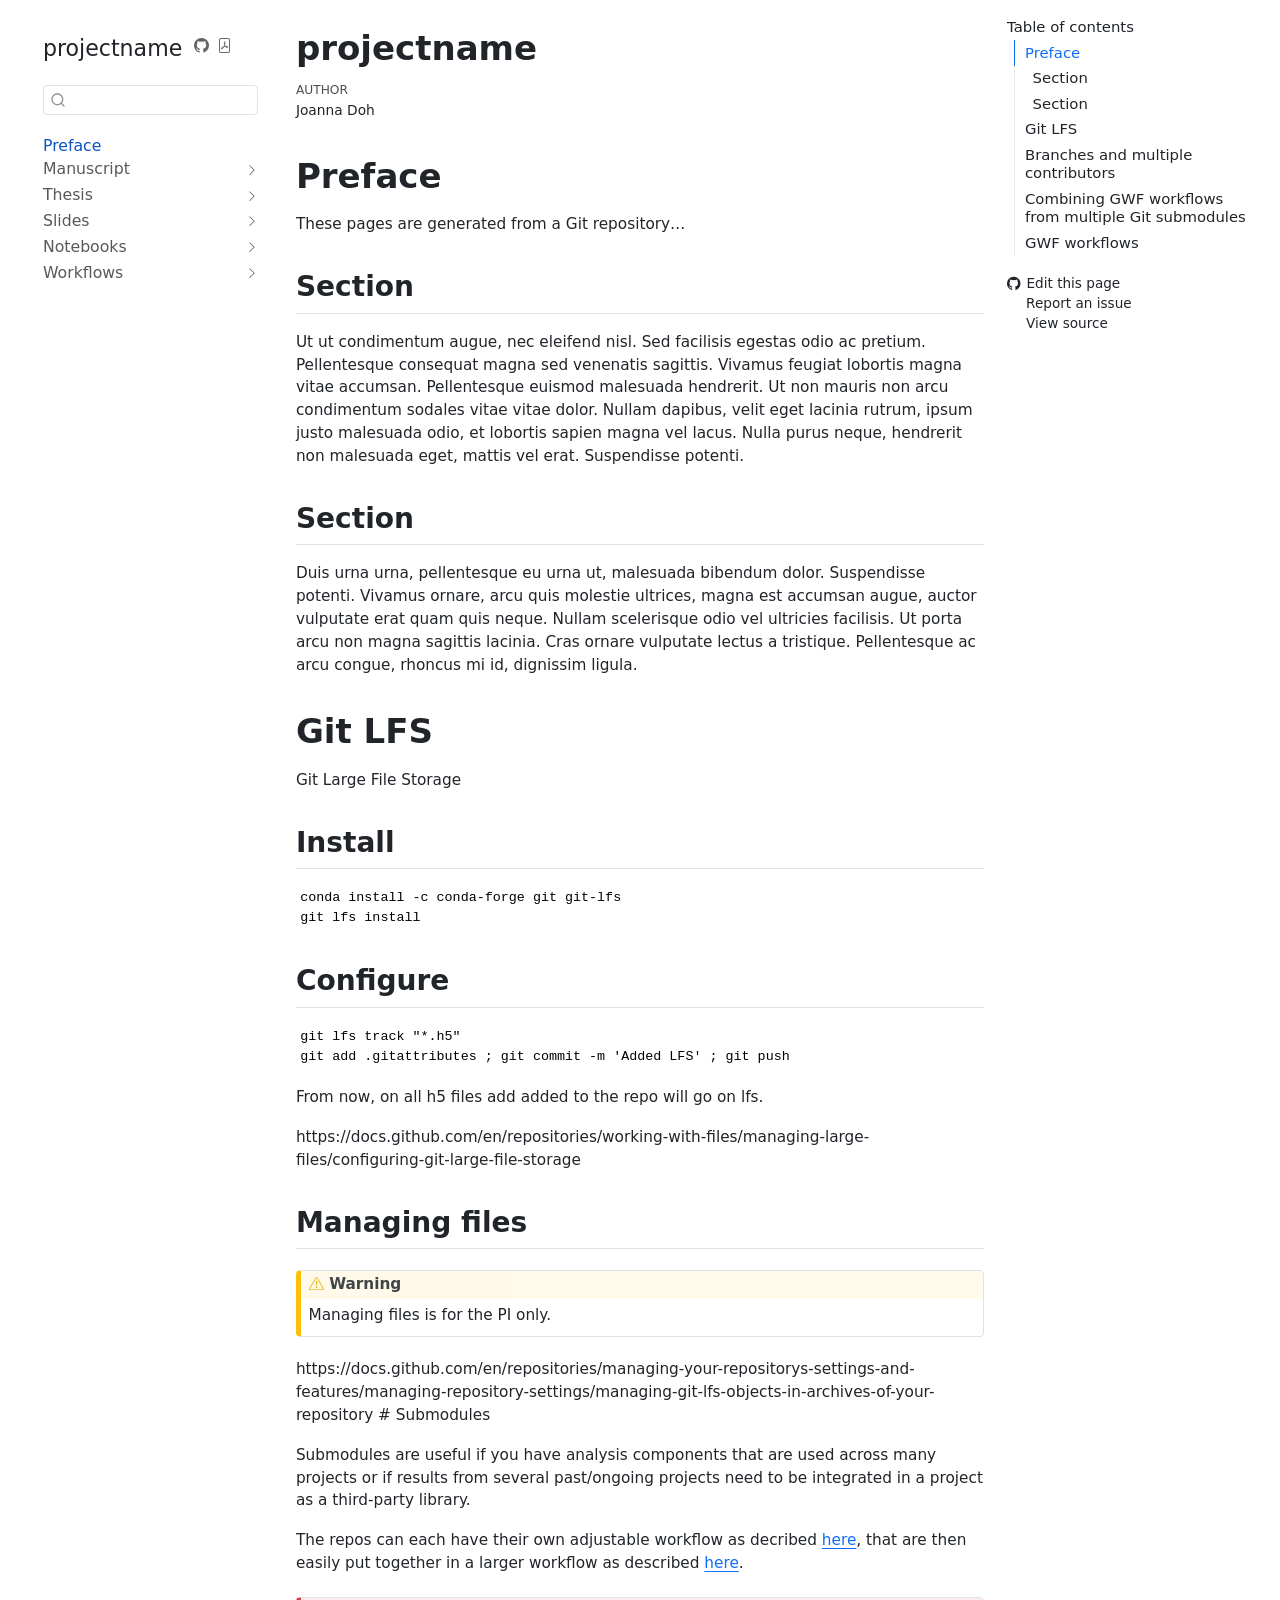
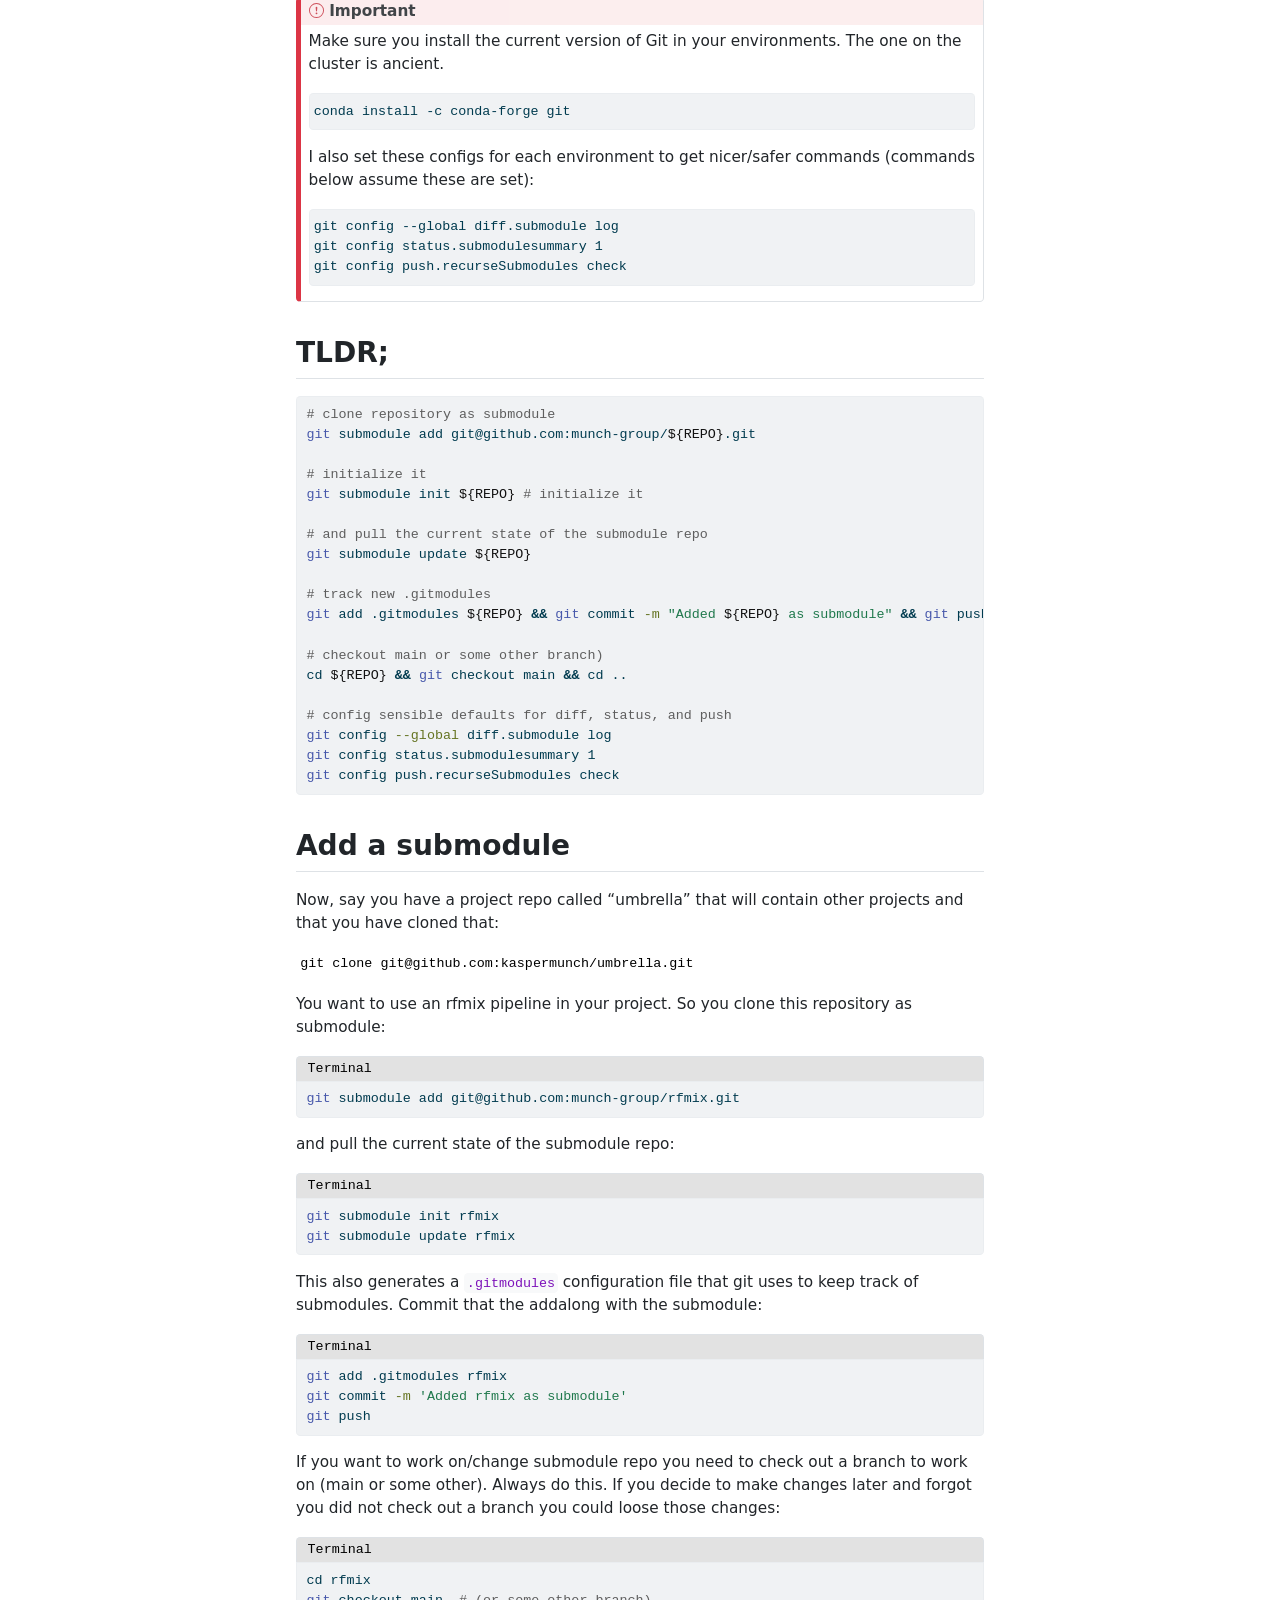
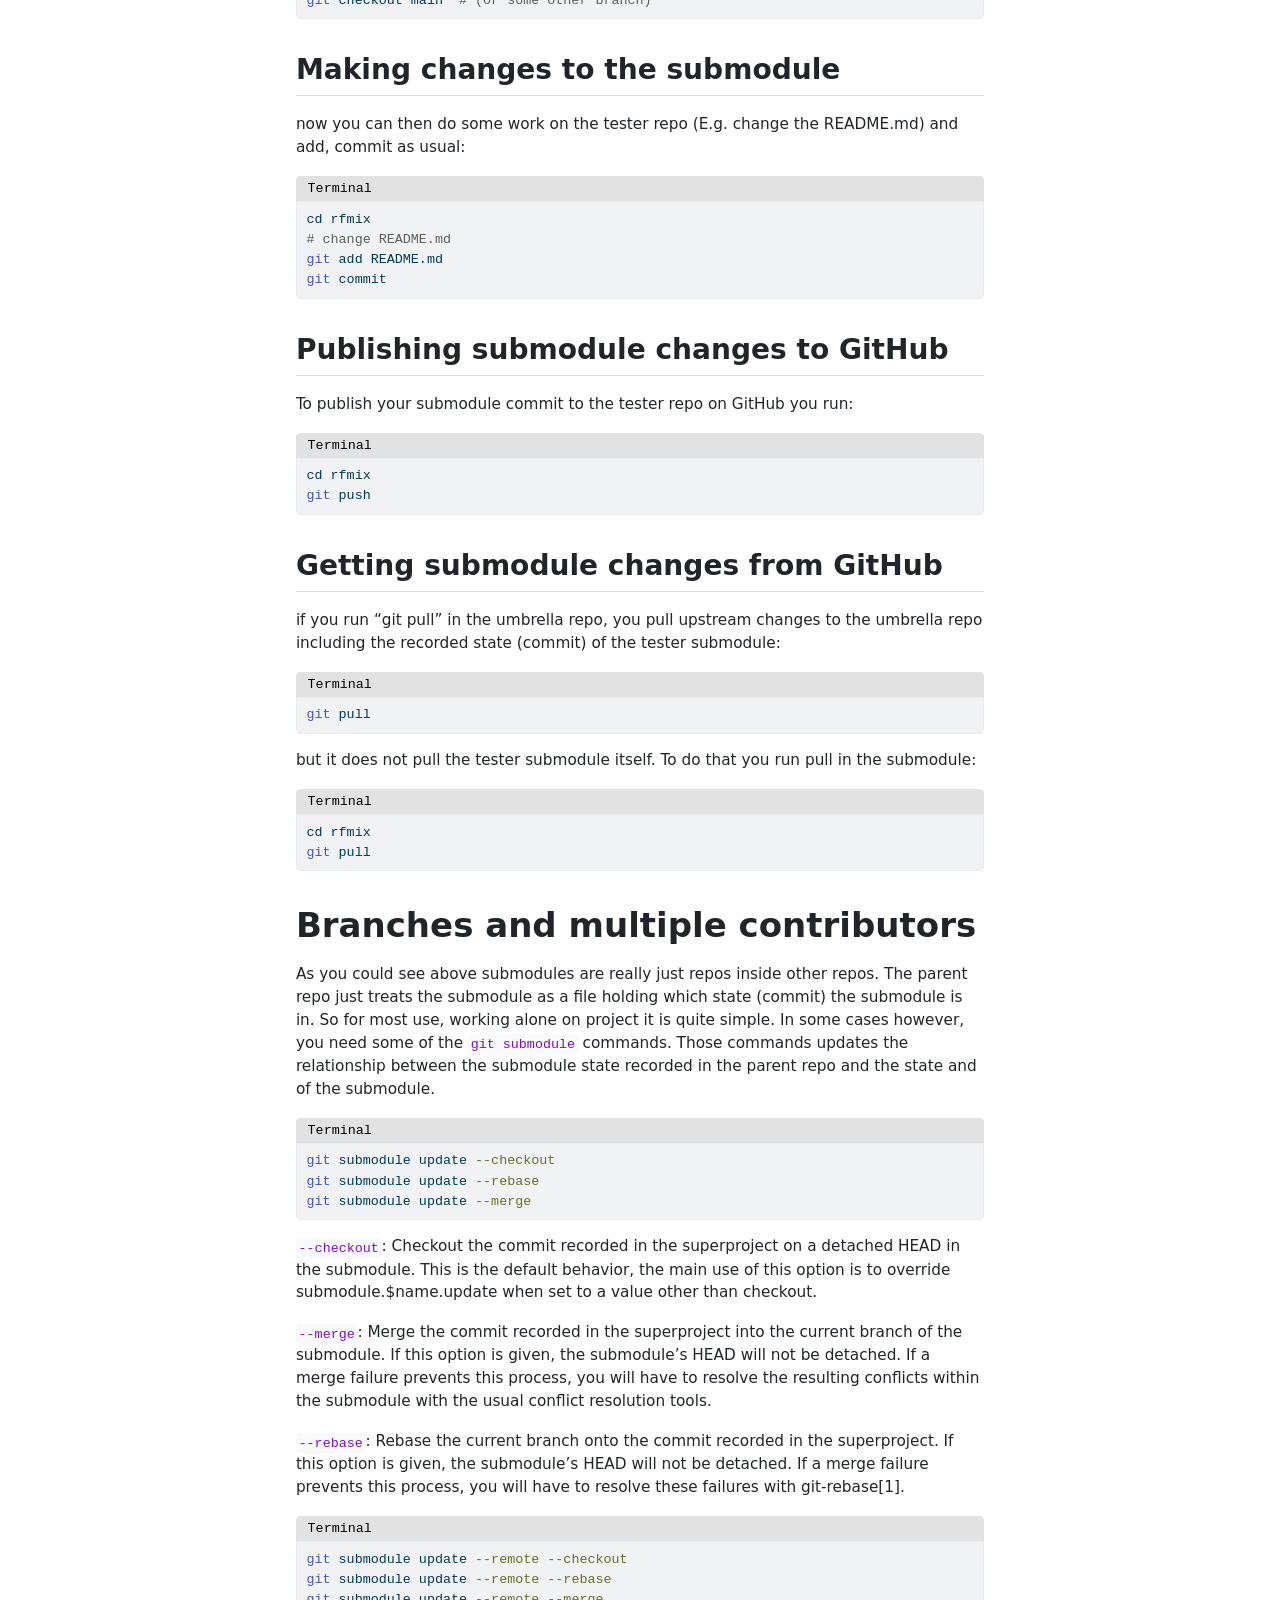
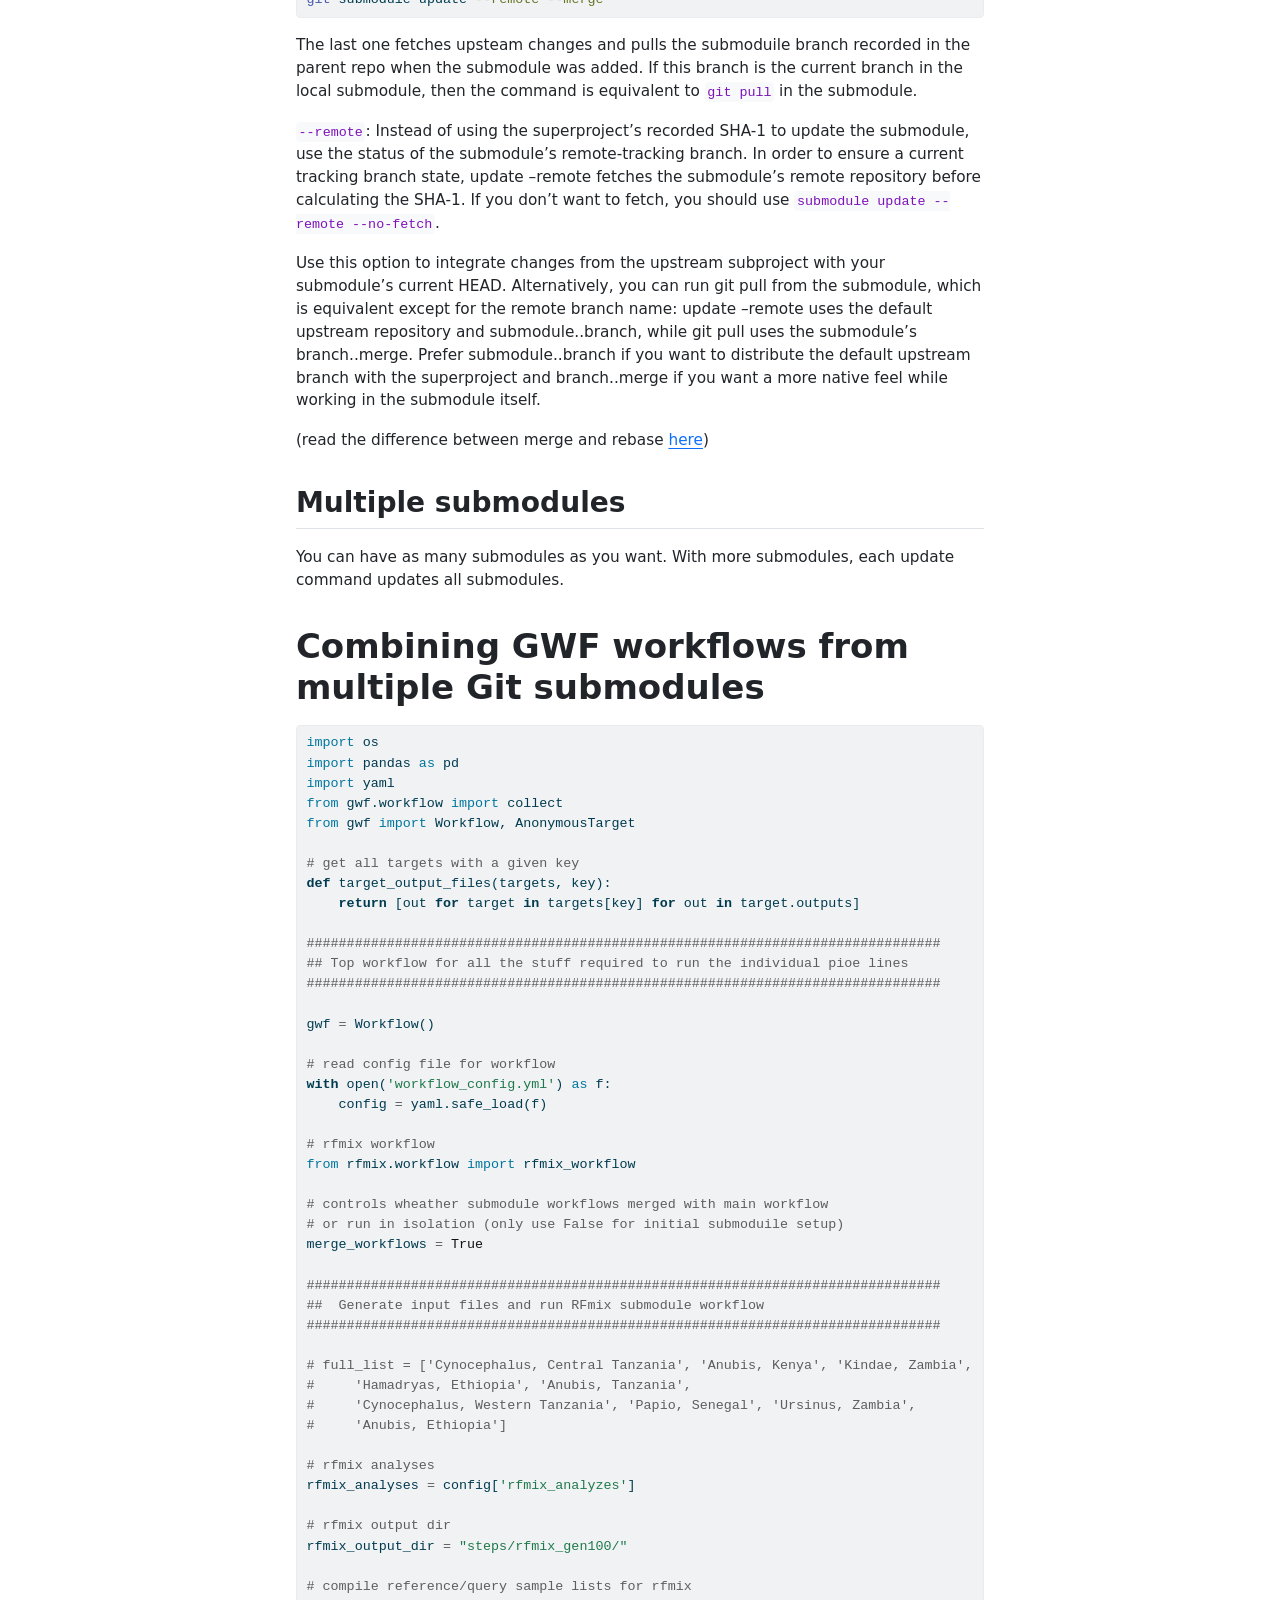
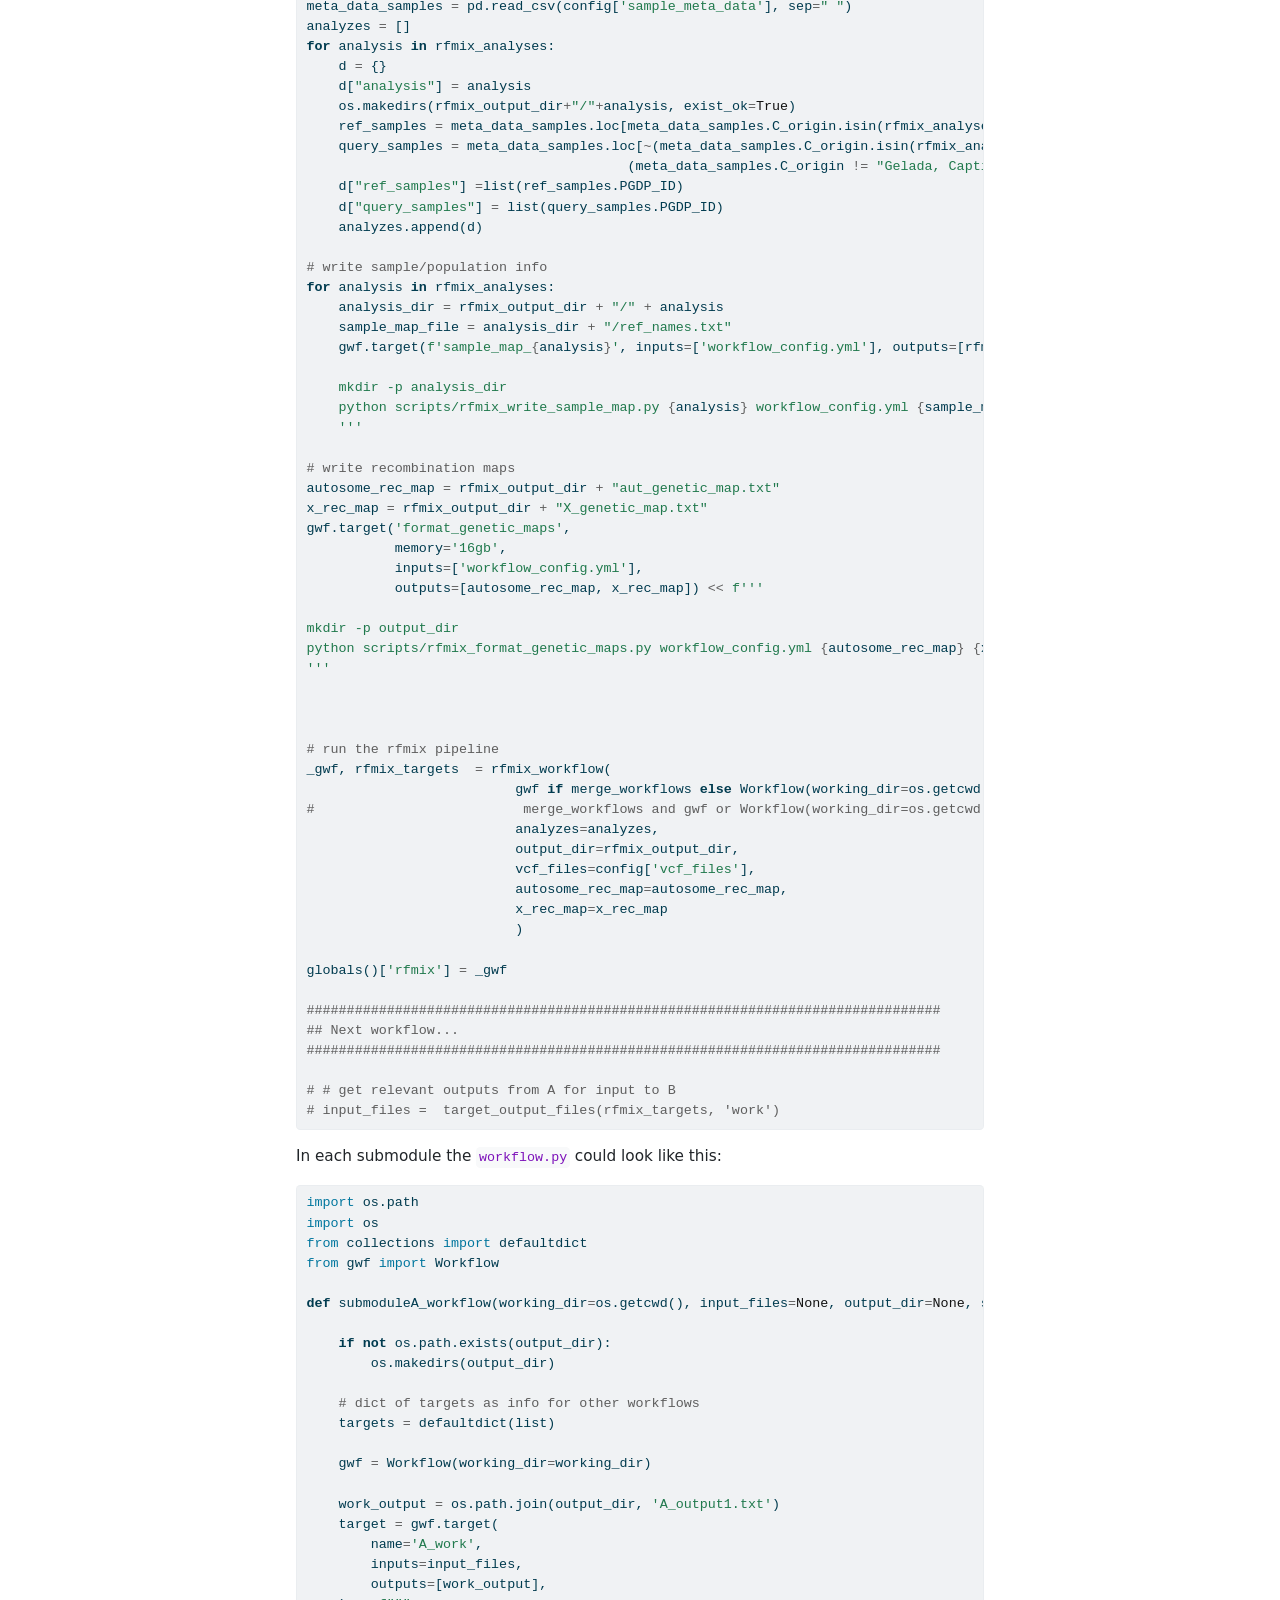
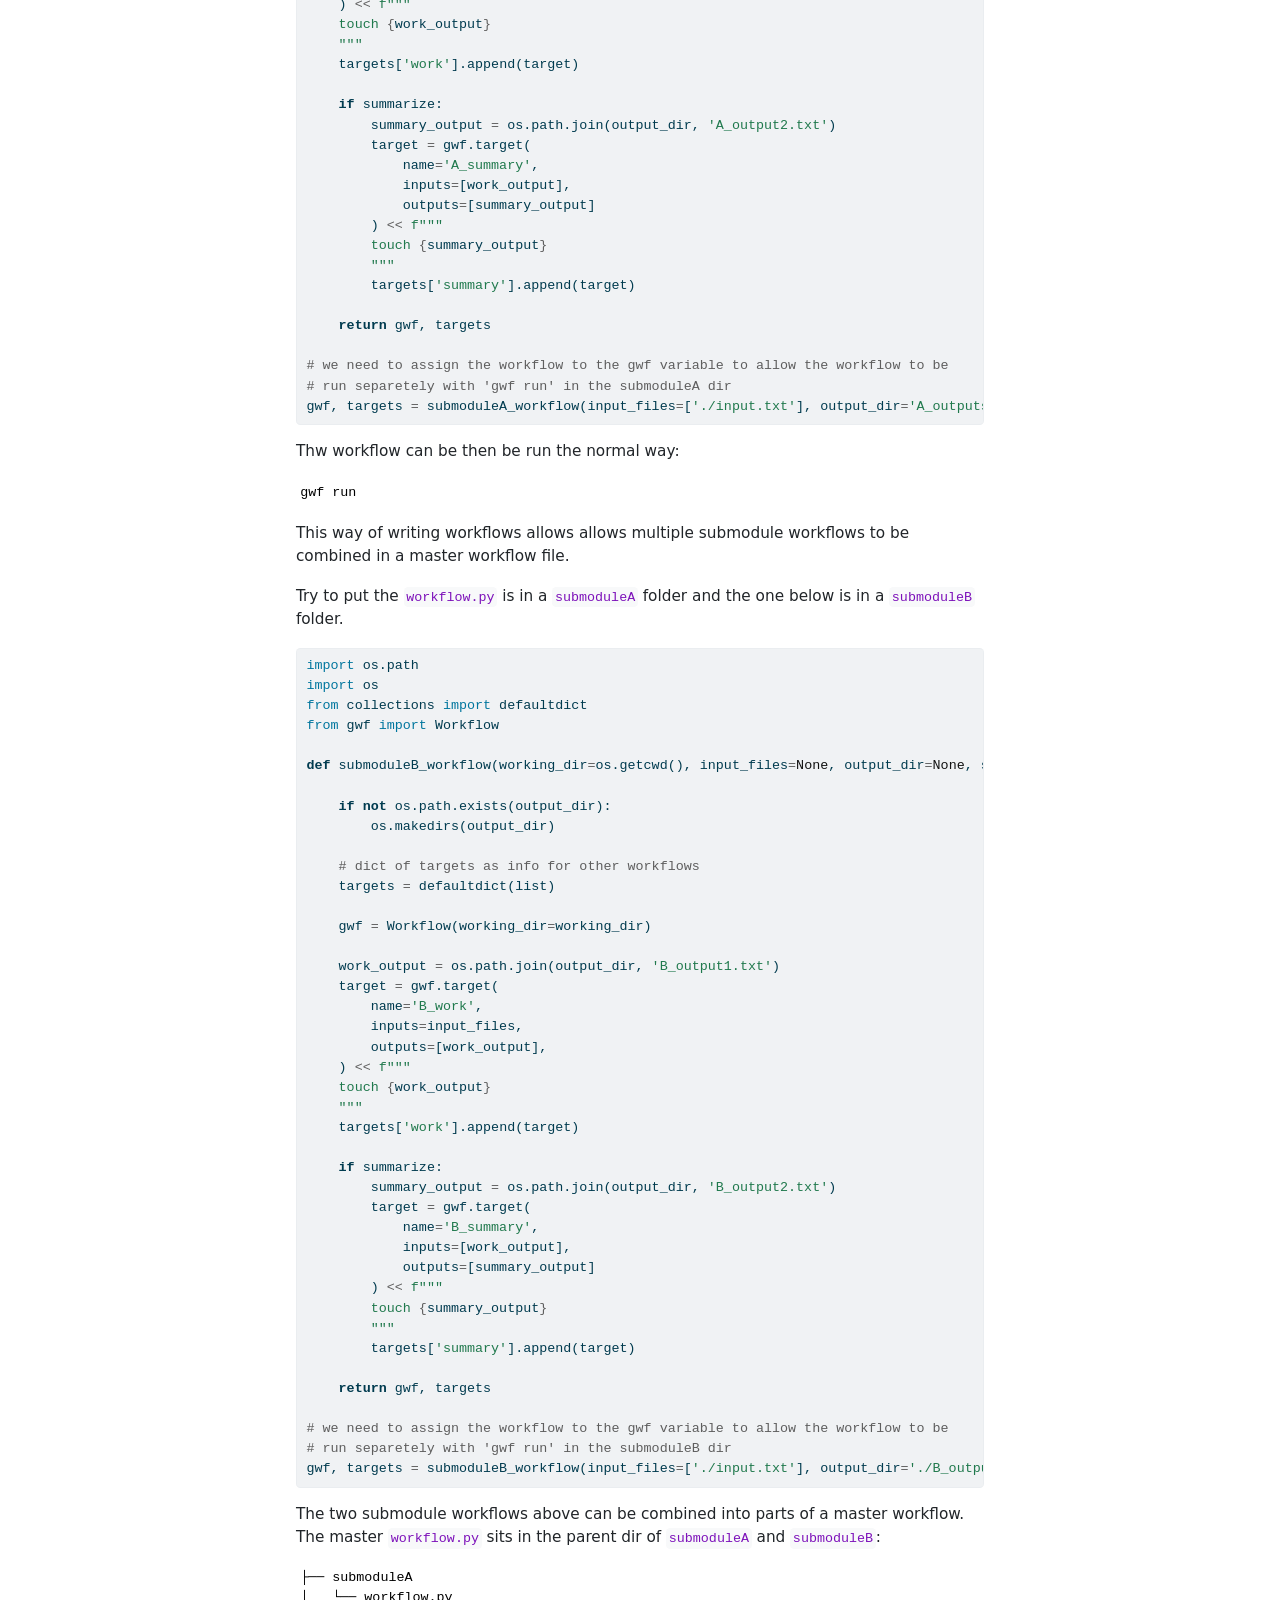
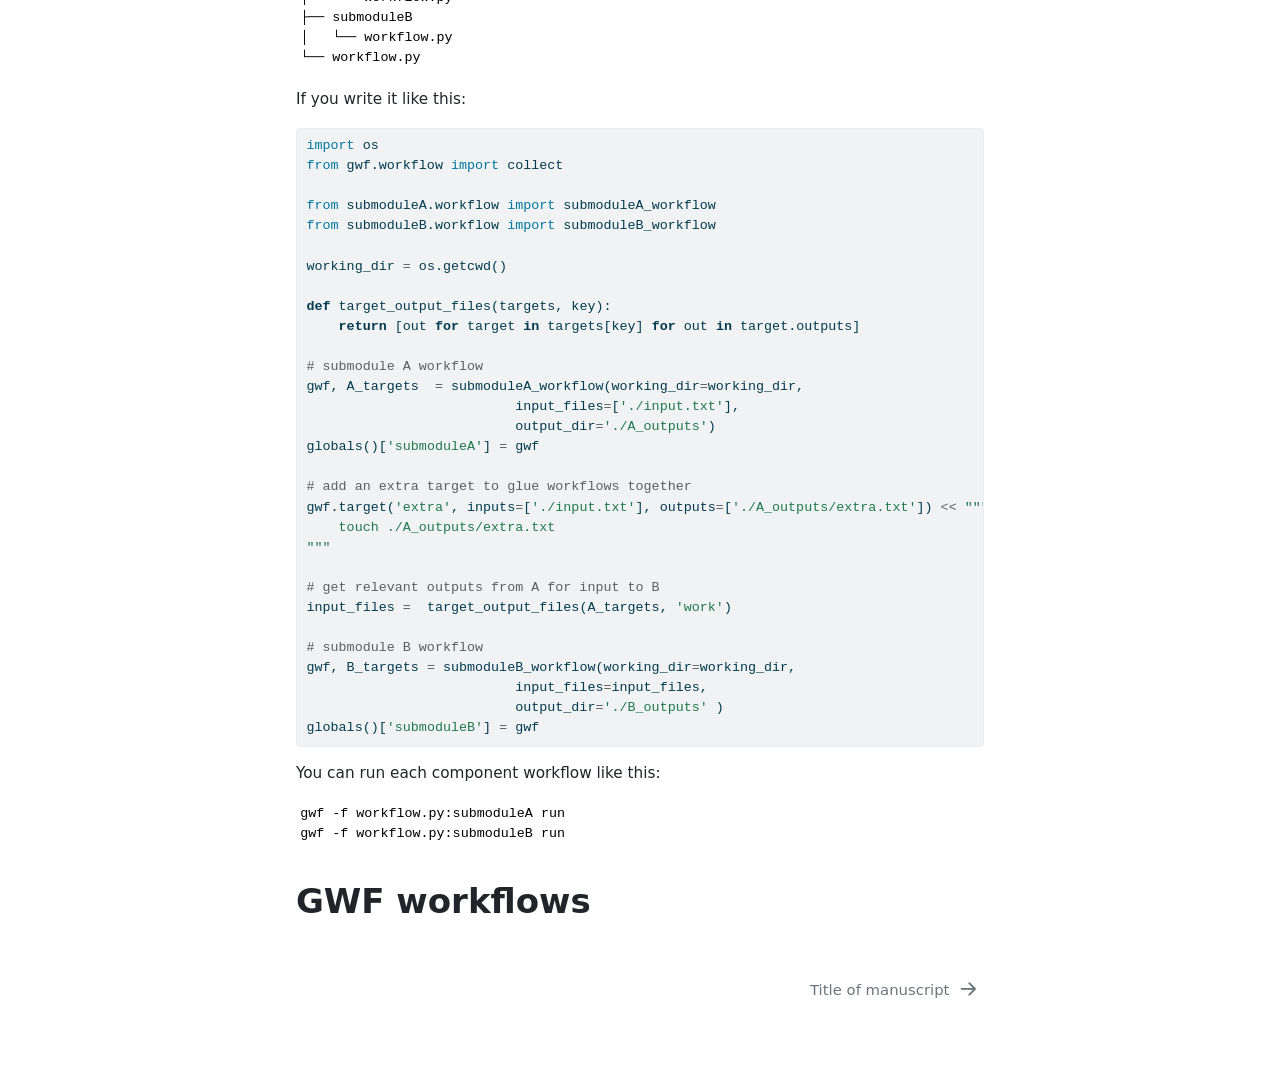
<file: index.html>
<!DOCTYPE html>
<html xmlns="http://www.w3.org/1999/xhtml" lang="en" xml:lang="en"><head>

<meta charset="utf-8">
<meta name="generator" content="quarto-1.6.39">

<meta name="viewport" content="width=device-width, initial-scale=1.0, user-scalable=yes">

<meta name="author" content="Joanna Doh">

<title>projectname</title>
<style>
code{white-space: pre-wrap;}
span.smallcaps{font-variant: small-caps;}
div.columns{display: flex; gap: min(4vw, 1.5em);}
div.column{flex: auto; overflow-x: auto;}
div.hanging-indent{margin-left: 1.5em; text-indent: -1.5em;}
ul.task-list{list-style: none;}
ul.task-list li input[type="checkbox"] {
  width: 0.8em;
  margin: 0 0.8em 0.2em -1em; /* quarto-specific, see https://github.com/quarto-dev/quarto-cli/issues/4556 */ 
  vertical-align: middle;
}
/* CSS for syntax highlighting */
pre > code.sourceCode { white-space: pre; position: relative; }
pre > code.sourceCode > span { line-height: 1.25; }
pre > code.sourceCode > span:empty { height: 1.2em; }
.sourceCode { overflow: visible; }
code.sourceCode > span { color: inherit; text-decoration: inherit; }
div.sourceCode { margin: 1em 0; }
pre.sourceCode { margin: 0; }
@media screen {
div.sourceCode { overflow: auto; }
}
@media print {
pre > code.sourceCode { white-space: pre-wrap; }
pre > code.sourceCode > span { display: inline-block; text-indent: -5em; padding-left: 5em; }
}
pre.numberSource code
  { counter-reset: source-line 0; }
pre.numberSource code > span
  { position: relative; left: -4em; counter-increment: source-line; }
pre.numberSource code > span > a:first-child::before
  { content: counter(source-line);
    position: relative; left: -1em; text-align: right; vertical-align: baseline;
    border: none; display: inline-block;
    -webkit-touch-callout: none; -webkit-user-select: none;
    -khtml-user-select: none; -moz-user-select: none;
    -ms-user-select: none; user-select: none;
    padding: 0 4px; width: 4em;
  }
pre.numberSource { margin-left: 3em;  padding-left: 4px; }
div.sourceCode
  {   }
@media screen {
pre > code.sourceCode > span > a:first-child::before { text-decoration: underline; }
}
</style>


<script src="site_libs/quarto-nav/quarto-nav.js"></script>
<script src="site_libs/quarto-nav/headroom.min.js"></script>
<script src="site_libs/clipboard/clipboard.min.js"></script>
<script src="site_libs/quarto-search/autocomplete.umd.js"></script>
<script src="site_libs/quarto-search/fuse.min.js"></script>
<script src="site_libs/quarto-search/quarto-search.js"></script>
<meta name="quarto:offset" content="./">
<link href="./manuscript/index.html" rel="next">
<script src="site_libs/quarto-html/quarto.js"></script>
<script src="site_libs/quarto-html/popper.min.js"></script>
<script src="site_libs/quarto-html/tippy.umd.min.js"></script>
<script src="site_libs/quarto-html/anchor.min.js"></script>
<link href="site_libs/quarto-html/tippy.css" rel="stylesheet">
<link href="site_libs/quarto-html/quarto-syntax-highlighting-e26003cea8cd680ca0c55a263523d882.css" rel="stylesheet" id="quarto-text-highlighting-styles">
<script src="site_libs/bootstrap/bootstrap.min.js"></script>
<link href="site_libs/bootstrap/bootstrap-icons.css" rel="stylesheet">
<link href="site_libs/bootstrap/bootstrap-4a36765baaa734549b365094a7d8bd05.min.css" rel="stylesheet" append-hash="true" id="quarto-bootstrap" data-mode="light">
<script id="quarto-search-options" type="application/json">{
  "location": "sidebar",
  "copy-button": false,
  "collapse-after": 3,
  "panel-placement": "start",
  "type": "textbox",
  "limit": 50,
  "keyboard-shortcut": [
    "f",
    "/",
    "s"
  ],
  "show-item-context": false,
  "language": {
    "search-no-results-text": "No results",
    "search-matching-documents-text": "matching documents",
    "search-copy-link-title": "Copy link to search",
    "search-hide-matches-text": "Hide additional matches",
    "search-more-match-text": "more match in this document",
    "search-more-matches-text": "more matches in this document",
    "search-clear-button-title": "Clear",
    "search-text-placeholder": "",
    "search-detached-cancel-button-title": "Cancel",
    "search-submit-button-title": "Submit",
    "search-label": "Search"
  }
}</script>
<script async="" src="https://hypothes.is/embed.js"></script>
<script>
  window.document.addEventListener("DOMContentLoaded", function (_event) {
    document.body.classList.add('hypothesis-enabled');
  });
</script>


</head>

<body class="nav-sidebar floating">

<div id="quarto-search-results"></div>
  <header id="quarto-header" class="headroom fixed-top">
  <nav class="quarto-secondary-nav">
    <div class="container-fluid d-flex">
      <button type="button" class="quarto-btn-toggle btn" data-bs-toggle="collapse" role="button" data-bs-target=".quarto-sidebar-collapse-item" aria-controls="quarto-sidebar" aria-expanded="false" aria-label="Toggle sidebar navigation" onclick="if (window.quartoToggleHeadroom) { window.quartoToggleHeadroom(); }">
        <i class="bi bi-layout-text-sidebar-reverse"></i>
      </button>
        <nav class="quarto-page-breadcrumbs" aria-label="breadcrumb"><ol class="breadcrumb"><li class="breadcrumb-item"><a href="./index.html">Preface</a></li></ol></nav>
        <a class="flex-grow-1" role="navigation" data-bs-toggle="collapse" data-bs-target=".quarto-sidebar-collapse-item" aria-controls="quarto-sidebar" aria-expanded="false" aria-label="Toggle sidebar navigation" onclick="if (window.quartoToggleHeadroom) { window.quartoToggleHeadroom(); }">      
        </a>
      <button type="button" class="btn quarto-search-button" aria-label="Search" onclick="window.quartoOpenSearch();">
        <i class="bi bi-search"></i>
      </button>
    </div>
  </nav>
</header>
<!-- content -->
<div id="quarto-content" class="quarto-container page-columns page-rows-contents page-layout-article">
<!-- sidebar -->
  <nav id="quarto-sidebar" class="sidebar collapse collapse-horizontal quarto-sidebar-collapse-item sidebar-navigation floating overflow-auto">
    <div class="pt-lg-2 mt-2 text-left sidebar-header">
    <div class="sidebar-title mb-0 py-0">
      <a href="./">projectname</a> 
        <div class="sidebar-tools-main">
    <a href="https://github.com/munch-group/projectname" title="Source Code" class="quarto-navigation-tool px-1" aria-label="Source Code"><i class="bi bi-github"></i></a>
    <a href="./projectname.pdf" title="Download PDF" class="quarto-navigation-tool px-1" aria-label="Download PDF"><i class="bi bi-file-pdf"></i></a>
</div>
    </div>
      </div>
        <div class="mt-2 flex-shrink-0 align-items-center">
        <div class="sidebar-search">
        <div id="quarto-search" class="" title="Search"></div>
        </div>
        </div>
    <div class="sidebar-menu-container"> 
    <ul class="list-unstyled mt-1">
        <li class="sidebar-item">
  <div class="sidebar-item-container"> 
  <a href="./index.html" class="sidebar-item-text sidebar-link active">
 <span class="menu-text">Preface</span></a>
  </div>
</li>
        <li class="sidebar-item sidebar-item-section">
      <div class="sidebar-item-container"> 
            <a class="sidebar-item-text sidebar-link text-start collapsed" data-bs-toggle="collapse" data-bs-target="#quarto-sidebar-section-1" role="navigation" aria-expanded="false">
 <span class="menu-text">Manuscript</span></a>
          <a class="sidebar-item-toggle text-start collapsed" data-bs-toggle="collapse" data-bs-target="#quarto-sidebar-section-1" role="navigation" aria-expanded="false" aria-label="Toggle section">
            <i class="bi bi-chevron-right ms-2"></i>
          </a> 
      </div>
      <ul id="quarto-sidebar-section-1" class="collapse list-unstyled sidebar-section depth1 ">  
          <li class="sidebar-item">
  <div class="sidebar-item-container"> 
  <a href="./manuscript/index.html" class="sidebar-item-text sidebar-link"><span class="chapter-title">Title of manuscript</span></a>
  </div>
</li>
      </ul>
  </li>
        <li class="sidebar-item sidebar-item-section">
      <div class="sidebar-item-container"> 
            <a class="sidebar-item-text sidebar-link text-start collapsed" data-bs-toggle="collapse" data-bs-target="#quarto-sidebar-section-2" role="navigation" aria-expanded="false">
 <span class="menu-text">Thesis</span></a>
          <a class="sidebar-item-toggle text-start collapsed" data-bs-toggle="collapse" data-bs-target="#quarto-sidebar-section-2" role="navigation" aria-expanded="false" aria-label="Toggle section">
            <i class="bi bi-chevron-right ms-2"></i>
          </a> 
      </div>
      <ul id="quarto-sidebar-section-2" class="collapse list-unstyled sidebar-section depth1 ">  
          <li class="sidebar-item">
  <div class="sidebar-item-container"> 
  <a href="./thesis/index.html" class="sidebar-item-text sidebar-link"><span class="chapter-title">Title of my thesis</span></a>
  </div>
</li>
      </ul>
  </li>
        <li class="sidebar-item sidebar-item-section">
      <div class="sidebar-item-container"> 
            <a class="sidebar-item-text sidebar-link text-start collapsed" data-bs-toggle="collapse" data-bs-target="#quarto-sidebar-section-3" role="navigation" aria-expanded="false">
 <span class="menu-text">Slides</span></a>
          <a class="sidebar-item-toggle text-start collapsed" data-bs-toggle="collapse" data-bs-target="#quarto-sidebar-section-3" role="navigation" aria-expanded="false" aria-label="Toggle section">
            <i class="bi bi-chevron-right ms-2"></i>
          </a> 
      </div>
      <ul id="quarto-sidebar-section-3" class="collapse list-unstyled sidebar-section depth1 ">  
          <li class="sidebar-item">
  <div class="sidebar-item-container"> 
  <a href="./slides/index.html" class="sidebar-item-text sidebar-link"><span class="chapter-title">Example</span></a>
  </div>
</li>
      </ul>
  </li>
        <li class="sidebar-item sidebar-item-section">
      <div class="sidebar-item-container"> 
            <a class="sidebar-item-text sidebar-link text-start collapsed" data-bs-toggle="collapse" data-bs-target="#quarto-sidebar-section-4" role="navigation" aria-expanded="false">
 <span class="menu-text">Notebooks</span></a>
          <a class="sidebar-item-toggle text-start collapsed" data-bs-toggle="collapse" data-bs-target="#quarto-sidebar-section-4" role="navigation" aria-expanded="false" aria-label="Toggle section">
            <i class="bi bi-chevron-right ms-2"></i>
          </a> 
      </div>
      <ul id="quarto-sidebar-section-4" class="collapse list-unstyled sidebar-section depth1 ">  
          <li class="sidebar-item">
  <div class="sidebar-item-container"> 
  <a href="./notebooks/example.html" class="sidebar-item-text sidebar-link"><span class="chapter-title">Workplace interaction</span></a>
  </div>
</li>
      </ul>
  </li>
        <li class="sidebar-item sidebar-item-section">
      <div class="sidebar-item-container"> 
            <a class="sidebar-item-text sidebar-link text-start collapsed" data-bs-toggle="collapse" data-bs-target="#quarto-sidebar-section-5" role="navigation" aria-expanded="false">
 <span class="menu-text">Workflows</span></a>
          <a class="sidebar-item-toggle text-start collapsed" data-bs-toggle="collapse" data-bs-target="#quarto-sidebar-section-5" role="navigation" aria-expanded="false" aria-label="Toggle section">
            <i class="bi bi-chevron-right ms-2"></i>
          </a> 
      </div>
      <ul id="quarto-sidebar-section-5" class="collapse list-unstyled sidebar-section depth1 ">  
          <li class="sidebar-item">
  <div class="sidebar-item-container"> 
  <a href="./workflow.html" class="sidebar-item-text sidebar-link"><span class="chapter-title">GWF workflow</span></a>
  </div>
</li>
      </ul>
  </li>
    </ul>
    </div>
</nav>
<div id="quarto-sidebar-glass" class="quarto-sidebar-collapse-item" data-bs-toggle="collapse" data-bs-target=".quarto-sidebar-collapse-item"></div>
<!-- margin-sidebar -->
    <div id="quarto-margin-sidebar" class="sidebar margin-sidebar">
        <nav id="TOC" role="doc-toc" class="toc-active">
    <h2 id="toc-title">Table of contents</h2>
   
  <ul class="collapse">
  <li><a href="#preface" id="toc-preface" class="nav-link active" data-scroll-target="#preface">Preface</a>
  <ul class="collapse">
  <li><a href="#section" id="toc-section" class="nav-link" data-scroll-target="#section">Section</a></li>
  <li><a href="#section-1" id="toc-section-1" class="nav-link" data-scroll-target="#section-1">Section</a></li>
  </ul></li>
  <li><a href="#git-lfs" id="toc-git-lfs" class="nav-link" data-scroll-target="#git-lfs">Git LFS</a>
  <ul class="collapse">
  <li><a href="#install" id="toc-install" class="nav-link" data-scroll-target="#install">Install</a></li>
  <li><a href="#configure" id="toc-configure" class="nav-link" data-scroll-target="#configure">Configure</a></li>
  <li><a href="#managing-files" id="toc-managing-files" class="nav-link" data-scroll-target="#managing-files">Managing files</a></li>
  <li><a href="#tldr" id="toc-tldr" class="nav-link" data-scroll-target="#tldr">TLDR;</a></li>
  <li><a href="#add-a-submodule" id="toc-add-a-submodule" class="nav-link" data-scroll-target="#add-a-submodule">Add a submodule</a></li>
  <li><a href="#making-changes-to-the-submodule" id="toc-making-changes-to-the-submodule" class="nav-link" data-scroll-target="#making-changes-to-the-submodule">Making changes to the submodule</a></li>
  <li><a href="#publishing-submodule-changes-to-github" id="toc-publishing-submodule-changes-to-github" class="nav-link" data-scroll-target="#publishing-submodule-changes-to-github">Publishing submodule changes to GitHub</a></li>
  <li><a href="#getting-submodule-changes-from-github" id="toc-getting-submodule-changes-from-github" class="nav-link" data-scroll-target="#getting-submodule-changes-from-github">Getting submodule changes from GitHub</a></li>
  </ul></li>
  <li><a href="#branches-and-multiple-contributors" id="toc-branches-and-multiple-contributors" class="nav-link" data-scroll-target="#branches-and-multiple-contributors">Branches and multiple contributors</a>
  <ul class="collapse">
  <li><a href="#multiple-submodules" id="toc-multiple-submodules" class="nav-link" data-scroll-target="#multiple-submodules">Multiple submodules</a></li>
  </ul></li>
  <li><a href="#combining-gwf-workflows-from-multiple-git-submodules" id="toc-combining-gwf-workflows-from-multiple-git-submodules" class="nav-link" data-scroll-target="#combining-gwf-workflows-from-multiple-git-submodules">Combining GWF workflows from multiple Git submodules</a></li>
  <li><a href="#gwf-workflows" id="toc-gwf-workflows" class="nav-link" data-scroll-target="#gwf-workflows">GWF workflows</a></li>
  </ul>
<div class="toc-actions"><ul class="collapse"><li><a href="https://github.com/munch-group/projectname/edit/main/index.qmd" class="toc-action"><i class="bi bi-github"></i>Edit this page</a></li><li><a href="https://github.com/munch-group/projectname/issues/new" class="toc-action"><i class="bi empty"></i>Report an issue</a></li><li><a href="https://github.com/munch-group/projectname/blob/main/index.qmd" class="toc-action"><i class="bi empty"></i>View source</a></li></ul></div></nav>
    </div>
<!-- main -->
<main class="content" id="quarto-document-content">

<header id="title-block-header" class="quarto-title-block default">
<div class="quarto-title">
<h1 class="title">projectname</h1>
</div>



<div class="quarto-title-meta">

    <div>
    <div class="quarto-title-meta-heading">Author</div>
    <div class="quarto-title-meta-contents">
             <p>Joanna Doh </p>
          </div>
  </div>
    
  
    
  </div>
  


</header>


<!-- ---
title: About
author: My Name
date: 'April 25nd, 2024'
format:
 html:
  code-fold: true
--- -->
<section id="preface" class="level1 unnumbered noexport">
<h1 class="unnumbered noexport">Preface</h1>
<p>These pages are generated from a Git repository…</p>
<section id="section" class="level2 unnumbered noexport">
<h2 class="unnumbered noexport anchored" data-anchor-id="section">Section</h2>
<p>Ut ut condimentum augue, nec eleifend nisl. Sed facilisis egestas odio ac pretium. Pellentesque consequat magna sed venenatis sagittis. Vivamus feugiat lobortis magna vitae accumsan. Pellentesque euismod malesuada hendrerit. Ut non mauris non arcu condimentum sodales vitae vitae dolor. Nullam dapibus, velit eget lacinia rutrum, ipsum justo malesuada odio, et lobortis sapien magna vel lacus. Nulla purus neque, hendrerit non malesuada eget, mattis vel erat. Suspendisse potenti.</p>
</section>
<section id="section-1" class="level2 unnumbered noexport">
<h2 class="unnumbered noexport anchored" data-anchor-id="section-1">Section</h2>
<p>Duis urna urna, pellentesque eu urna ut, malesuada bibendum dolor. Suspendisse potenti. Vivamus ornare, arcu quis molestie ultrices, magna est accumsan augue, auctor vulputate erat quam quis neque. Nullam scelerisque odio vel ultricies facilisis. Ut porta arcu non magna sagittis lacinia. Cras ornare vulputate lectus a tristique. Pellentesque ac arcu congue, rhoncus mi id, dignissim ligula.</p>
</section>
</section>
<section id="git-lfs" class="level1">
<h1>Git LFS</h1>
<p>Git Large File Storage</p>
<section id="install" class="level2">
<h2 class="anchored" data-anchor-id="install">Install</h2>
<pre><code>conda install -c conda-forge git git-lfs
git lfs install</code></pre>
</section>
<section id="configure" class="level2">
<h2 class="anchored" data-anchor-id="configure">Configure</h2>
<pre><code>git lfs track "*.h5"
git add .gitattributes ; git commit -m 'Added LFS' ; git push</code></pre>
<p>From now, on all h5 files add added to the repo will go on lfs.</p>
<p>https://docs.github.com/en/repositories/working-with-files/managing-large-files/configuring-git-large-file-storage</p>
</section>
<section id="managing-files" class="level2">
<h2 class="anchored" data-anchor-id="managing-files">Managing files</h2>
<div class="callout callout-style-default callout-warning callout-titled">
<div class="callout-header d-flex align-content-center">
<div class="callout-icon-container">
<i class="callout-icon"></i>
</div>
<div class="callout-title-container flex-fill">
Warning
</div>
</div>
<div class="callout-body-container callout-body">
<p>Managing files is for the PI only.</p>
</div>
</div>
<p>https://docs.github.com/en/repositories/managing-your-repositorys-settings-and-features/managing-repository-settings/managing-git-lfs-objects-in-archives-of-your-repository # Submodules</p>
<p>Submodules are useful if you have analysis components that are used across many projects or if results from several past/ongoing projects need to be integrated in a project as a third-party library.</p>
<p>The repos can each have their own adjustable workflow as decribed <a href="https://gwf.app/guide/patterns/#dynamically-generating-a-workflow">here</a>, that are then easily put together in a larger workflow as described <a href="https://gwf.app/guide/patterns/#large-workflows">here</a>.</p>
<div class="callout callout-style-default callout-important callout-titled">
<div class="callout-header d-flex align-content-center">
<div class="callout-icon-container">
<i class="callout-icon"></i>
</div>
<div class="callout-title-container flex-fill">
Important
</div>
</div>
<div class="callout-body-container callout-body">
<p>Make sure you install the current version of Git in your environments. The one on the cluster is ancient.</p>
<div class="sourceCode" id="cb3"><pre class="sourceCode txt code-with-copy"><code class="sourceCode default"><span id="cb3-1"><a href="#cb3-1" aria-hidden="true" tabindex="-1"></a>conda install -c conda-forge git</span></code><button title="Copy to Clipboard" class="code-copy-button"><i class="bi"></i></button></pre></div>
<p>I also set these configs for each environment to get nicer/safer commands (commands below assume these are set):</p>
<div class="sourceCode" id="cb4"><pre class="sourceCode txt code-with-copy"><code class="sourceCode default"><span id="cb4-1"><a href="#cb4-1" aria-hidden="true" tabindex="-1"></a>git config --global diff.submodule log</span>
<span id="cb4-2"><a href="#cb4-2" aria-hidden="true" tabindex="-1"></a>git config status.submodulesummary 1</span>
<span id="cb4-3"><a href="#cb4-3" aria-hidden="true" tabindex="-1"></a>git config push.recurseSubmodules check</span></code><button title="Copy to Clipboard" class="code-copy-button"><i class="bi"></i></button></pre></div>
</div>
</div>
</section>
<section id="tldr" class="level2">
<h2 class="anchored" data-anchor-id="tldr">TLDR;</h2>
<div class="sourceCode" id="cb5"><pre class="sourceCode bash code-with-copy"><code class="sourceCode bash"><span id="cb5-1"><a href="#cb5-1" aria-hidden="true" tabindex="-1"></a><span class="co"># clone repository as submodule</span></span>
<span id="cb5-2"><a href="#cb5-2" aria-hidden="true" tabindex="-1"></a><span class="fu">git</span> submodule add git@github.com:munch-group/<span class="va">${REPO}</span>.git</span>
<span id="cb5-3"><a href="#cb5-3" aria-hidden="true" tabindex="-1"></a></span>
<span id="cb5-4"><a href="#cb5-4" aria-hidden="true" tabindex="-1"></a><span class="co"># initialize it</span></span>
<span id="cb5-5"><a href="#cb5-5" aria-hidden="true" tabindex="-1"></a><span class="fu">git</span> submodule init <span class="va">${REPO}</span> <span class="co"># initialize it</span></span>
<span id="cb5-6"><a href="#cb5-6" aria-hidden="true" tabindex="-1"></a></span>
<span id="cb5-7"><a href="#cb5-7" aria-hidden="true" tabindex="-1"></a><span class="co"># and pull the current state of the submodule repo</span></span>
<span id="cb5-8"><a href="#cb5-8" aria-hidden="true" tabindex="-1"></a><span class="fu">git</span> submodule update <span class="va">${REPO}</span></span>
<span id="cb5-9"><a href="#cb5-9" aria-hidden="true" tabindex="-1"></a></span>
<span id="cb5-10"><a href="#cb5-10" aria-hidden="true" tabindex="-1"></a><span class="co"># track new .gitmodules</span></span>
<span id="cb5-11"><a href="#cb5-11" aria-hidden="true" tabindex="-1"></a><span class="fu">git</span> add .gitmodules <span class="va">${REPO}</span> <span class="kw">&amp;&amp;</span> <span class="fu">git</span> commit <span class="at">-m</span> <span class="st">"Added </span><span class="va">${REPO}</span><span class="st"> as submodule"</span> <span class="kw">&amp;&amp;</span> <span class="fu">git</span> push </span>
<span id="cb5-12"><a href="#cb5-12" aria-hidden="true" tabindex="-1"></a></span>
<span id="cb5-13"><a href="#cb5-13" aria-hidden="true" tabindex="-1"></a><span class="co"># checkout main or some other branch)</span></span>
<span id="cb5-14"><a href="#cb5-14" aria-hidden="true" tabindex="-1"></a><span class="bu">cd</span> <span class="va">${REPO}</span> <span class="kw">&amp;&amp;</span> <span class="fu">git</span> checkout main <span class="kw">&amp;&amp;</span> <span class="bu">cd</span> .. </span>
<span id="cb5-15"><a href="#cb5-15" aria-hidden="true" tabindex="-1"></a></span>
<span id="cb5-16"><a href="#cb5-16" aria-hidden="true" tabindex="-1"></a><span class="co"># config sensible defaults for diff, status, and push</span></span>
<span id="cb5-17"><a href="#cb5-17" aria-hidden="true" tabindex="-1"></a><span class="fu">git</span> config <span class="at">--global</span> diff.submodule log</span>
<span id="cb5-18"><a href="#cb5-18" aria-hidden="true" tabindex="-1"></a><span class="fu">git</span> config status.submodulesummary 1</span>
<span id="cb5-19"><a href="#cb5-19" aria-hidden="true" tabindex="-1"></a><span class="fu">git</span> config push.recurseSubmodules check</span></code><button title="Copy to Clipboard" class="code-copy-button"><i class="bi"></i></button></pre></div>
</section>
<section id="add-a-submodule" class="level2">
<h2 class="anchored" data-anchor-id="add-a-submodule">Add a submodule</h2>
<p>Now, say you have a project repo called “umbrella” that will contain other projects and that you have cloned that:</p>
<pre><code>git clone git@github.com:kaspermunch/umbrella.git</code></pre>
<p>You want to use an rfmix pipeline in your project. So you clone this repository as submodule:</p>
<div class="code-with-filename">
<div class="code-with-filename-file">
<pre><strong>Terminal</strong></pre>
</div>
<div class="sourceCode" id="cb7" data-filename="Terminal"><pre class="sourceCode bash code-with-copy"><code class="sourceCode bash"><span id="cb7-1"><a href="#cb7-1" aria-hidden="true" tabindex="-1"></a><span class="fu">git</span> submodule add git@github.com:munch-group/rfmix.git</span></code><button title="Copy to Clipboard" class="code-copy-button"><i class="bi"></i></button></pre></div>
</div>
<p>and pull the current state of the submodule repo:</p>
<div class="code-with-filename">
<div class="code-with-filename-file">
<pre><strong>Terminal</strong></pre>
</div>
<div class="sourceCode" id="cb8" data-filename="Terminal"><pre class="sourceCode bash code-with-copy"><code class="sourceCode bash"><span id="cb8-1"><a href="#cb8-1" aria-hidden="true" tabindex="-1"></a><span class="fu">git</span> submodule init rfmix</span>
<span id="cb8-2"><a href="#cb8-2" aria-hidden="true" tabindex="-1"></a><span class="fu">git</span> submodule update rfmix</span></code><button title="Copy to Clipboard" class="code-copy-button"><i class="bi"></i></button></pre></div>
</div>
<p>This also generates a <code>.gitmodules</code> configuration file that git uses to keep track of submodules. Commit that the addalong with the submodule:</p>
<div class="code-with-filename">
<div class="code-with-filename-file">
<pre><strong>Terminal</strong></pre>
</div>
<div class="sourceCode" id="cb9" data-filename="Terminal"><pre class="sourceCode bash code-with-copy"><code class="sourceCode bash"><span id="cb9-1"><a href="#cb9-1" aria-hidden="true" tabindex="-1"></a><span class="fu">git</span> add .gitmodules rfmix</span>
<span id="cb9-2"><a href="#cb9-2" aria-hidden="true" tabindex="-1"></a><span class="fu">git</span> commit <span class="at">-m</span> <span class="st">'Added rfmix as submodule'</span></span>
<span id="cb9-3"><a href="#cb9-3" aria-hidden="true" tabindex="-1"></a><span class="fu">git</span> push</span></code><button title="Copy to Clipboard" class="code-copy-button"><i class="bi"></i></button></pre></div>
</div>
<p>If you want to work on/change submodule repo you need to check out a branch to work on (main or some other). Always do this. If you decide to make changes later and forgot you did not check out a branch you could loose those changes:</p>
<div class="code-with-filename">
<div class="code-with-filename-file">
<pre><strong>Terminal</strong></pre>
</div>
<div class="sourceCode" id="cb10" data-filename="Terminal"><pre class="sourceCode bash code-with-copy"><code class="sourceCode bash"><span id="cb10-1"><a href="#cb10-1" aria-hidden="true" tabindex="-1"></a><span class="bu">cd</span> rfmix</span>
<span id="cb10-2"><a href="#cb10-2" aria-hidden="true" tabindex="-1"></a><span class="fu">git</span> checkout main  <span class="co"># (or some other branch)</span></span></code><button title="Copy to Clipboard" class="code-copy-button"><i class="bi"></i></button></pre></div>
</div>
</section>
<section id="making-changes-to-the-submodule" class="level2">
<h2 class="anchored" data-anchor-id="making-changes-to-the-submodule">Making changes to the submodule</h2>
<p>now you can then do some work on the tester repo (E.g. change the README.md) and add, commit as usual:</p>
<div class="code-with-filename">
<div class="code-with-filename-file">
<pre><strong>Terminal</strong></pre>
</div>
<div class="sourceCode" id="cb11" data-filename="Terminal"><pre class="sourceCode bash code-with-copy"><code class="sourceCode bash"><span id="cb11-1"><a href="#cb11-1" aria-hidden="true" tabindex="-1"></a><span class="bu">cd</span> rfmix</span>
<span id="cb11-2"><a href="#cb11-2" aria-hidden="true" tabindex="-1"></a><span class="co"># change README.md</span></span>
<span id="cb11-3"><a href="#cb11-3" aria-hidden="true" tabindex="-1"></a><span class="fu">git</span> add README.md</span>
<span id="cb11-4"><a href="#cb11-4" aria-hidden="true" tabindex="-1"></a><span class="fu">git</span> commit</span></code><button title="Copy to Clipboard" class="code-copy-button"><i class="bi"></i></button></pre></div>
</div>
</section>
<section id="publishing-submodule-changes-to-github" class="level2">
<h2 class="anchored" data-anchor-id="publishing-submodule-changes-to-github">Publishing submodule changes to GitHub</h2>
<p>To publish your submodule commit to the tester repo on GitHub you run:</p>
<div class="code-with-filename">
<div class="code-with-filename-file">
<pre><strong>Terminal</strong></pre>
</div>
<div class="sourceCode" id="cb12" data-filename="Terminal"><pre class="sourceCode bash code-with-copy"><code class="sourceCode bash"><span id="cb12-1"><a href="#cb12-1" aria-hidden="true" tabindex="-1"></a><span class="bu">cd</span> rfmix</span>
<span id="cb12-2"><a href="#cb12-2" aria-hidden="true" tabindex="-1"></a><span class="fu">git</span> push</span></code><button title="Copy to Clipboard" class="code-copy-button"><i class="bi"></i></button></pre></div>
</div>
</section>
<section id="getting-submodule-changes-from-github" class="level2">
<h2 class="anchored" data-anchor-id="getting-submodule-changes-from-github">Getting submodule changes from GitHub</h2>
<p>if you run “git pull” in the umbrella repo, you pull upstream changes to the umbrella repo including the recorded state (commit) of the tester submodule:</p>
<div class="code-with-filename">
<div class="code-with-filename-file">
<pre><strong>Terminal</strong></pre>
</div>
<div class="sourceCode" id="cb13" data-filename="Terminal"><pre class="sourceCode bash code-with-copy"><code class="sourceCode bash"><span id="cb13-1"><a href="#cb13-1" aria-hidden="true" tabindex="-1"></a><span class="fu">git</span> pull</span></code><button title="Copy to Clipboard" class="code-copy-button"><i class="bi"></i></button></pre></div>
</div>
<p>but it does not pull the tester submodule itself. To do that you run pull in the submodule:</p>
<div class="code-with-filename">
<div class="code-with-filename-file">
<pre><strong>Terminal</strong></pre>
</div>
<div class="sourceCode" id="cb14" data-filename="Terminal"><pre class="sourceCode bash code-with-copy"><code class="sourceCode bash"><span id="cb14-1"><a href="#cb14-1" aria-hidden="true" tabindex="-1"></a><span class="bu">cd</span> rfmix</span>
<span id="cb14-2"><a href="#cb14-2" aria-hidden="true" tabindex="-1"></a><span class="fu">git</span> pull</span></code><button title="Copy to Clipboard" class="code-copy-button"><i class="bi"></i></button></pre></div>
</div>
</section>
</section>
<section id="branches-and-multiple-contributors" class="level1">
<h1>Branches and multiple contributors</h1>
<p>As you could see above submodules are really just repos inside other repos. The parent repo just treats the submodule as a file holding which state (commit) the submodule is in. So for most use, working alone on project it is quite simple. In some cases however, you need some of the <code>git submodule</code> commands. Those commands updates the relationship between the submodule state recorded in the parent repo and the state and of the submodule.</p>
<div class="code-with-filename">
<div class="code-with-filename-file">
<pre><strong>Terminal</strong></pre>
</div>
<div class="sourceCode" id="cb15" data-filename="Terminal"><pre class="sourceCode bash code-with-copy"><code class="sourceCode bash"><span id="cb15-1"><a href="#cb15-1" aria-hidden="true" tabindex="-1"></a><span class="fu">git</span> submodule update <span class="at">--checkout</span></span>
<span id="cb15-2"><a href="#cb15-2" aria-hidden="true" tabindex="-1"></a><span class="fu">git</span> submodule update <span class="at">--rebase</span></span>
<span id="cb15-3"><a href="#cb15-3" aria-hidden="true" tabindex="-1"></a><span class="fu">git</span> submodule update <span class="at">--merge</span></span></code><button title="Copy to Clipboard" class="code-copy-button"><i class="bi"></i></button></pre></div>
</div>
<p><code>--checkout</code>: Checkout the commit recorded in the superproject on a detached HEAD in the submodule. This is the default behavior, the main use of this option is to override submodule.$name.update when set to a value other than checkout.</p>
<p><code>--merge</code>: Merge the commit recorded in the superproject into the current branch of the submodule. If this option is given, the submodule’s HEAD will not be detached. If a merge failure prevents this process, you will have to resolve the resulting conflicts within the submodule with the usual conflict resolution tools.</p>
<p><code>--rebase</code>: Rebase the current branch onto the commit recorded in the superproject. If this option is given, the submodule’s HEAD will not be detached. If a merge failure prevents this process, you will have to resolve these failures with git-rebase[1].</p>
<div class="code-with-filename">
<div class="code-with-filename-file">
<pre><strong>Terminal</strong></pre>
</div>
<div class="sourceCode" id="cb16" data-filename="Terminal"><pre class="sourceCode bash code-with-copy"><code class="sourceCode bash"><span id="cb16-1"><a href="#cb16-1" aria-hidden="true" tabindex="-1"></a><span class="fu">git</span> submodule update <span class="at">--remote</span> <span class="at">--checkout</span></span>
<span id="cb16-2"><a href="#cb16-2" aria-hidden="true" tabindex="-1"></a><span class="fu">git</span> submodule update <span class="at">--remote</span> <span class="at">--rebase</span></span>
<span id="cb16-3"><a href="#cb16-3" aria-hidden="true" tabindex="-1"></a><span class="fu">git</span> submodule update <span class="at">--remote</span> <span class="at">--merge</span>       </span></code><button title="Copy to Clipboard" class="code-copy-button"><i class="bi"></i></button></pre></div>
</div>
<p>The last one fetches upsteam changes and pulls the submoduile branch recorded in the parent repo when the submodule was added. If this branch is the current branch in the local submodule, then the command is equivalent to <code>git pull</code> in the submodule.</p>
<p><code>--remote</code>: Instead of using the superproject’s recorded SHA-1 to update the submodule, use the status of the submodule’s remote-tracking branch. In order to ensure a current tracking branch state, update –remote fetches the submodule’s remote repository before calculating the SHA-1. If you don’t want to fetch, you should use <code>submodule update --remote --no-fetch</code>.</p>
<p>Use this option to integrate changes from the upstream subproject with your submodule’s current HEAD. Alternatively, you can run git pull from the submodule, which is equivalent except for the remote branch name: update –remote uses the default upstream repository and submodule.<name>.branch, while git pull uses the submodule’s branch.<name>.merge. Prefer submodule.<name>.branch if you want to distribute the default upstream branch with the superproject and branch.<name>.merge if you want a more native feel while working in the submodule itself.</name></name></name></name></p>
<p>(read the difference between merge and rebase <a href="https://www.atlassian.com/git/tutorials/merging-vs-rebasing">here</a>)</p>
<section id="multiple-submodules" class="level2">
<h2 class="anchored" data-anchor-id="multiple-submodules">Multiple submodules</h2>
<p>You can have as many submodules as you want. With more submodules, each update command updates all submodules.</p>
</section>
</section>
<section id="combining-gwf-workflows-from-multiple-git-submodules" class="level1">
<h1>Combining GWF workflows from multiple Git submodules</h1>
<div class="sourceCode" id="cb17"><pre class="sourceCode python code-with-copy"><code class="sourceCode python"><span id="cb17-1"><a href="#cb17-1" aria-hidden="true" tabindex="-1"></a><span class="im">import</span> os</span>
<span id="cb17-2"><a href="#cb17-2" aria-hidden="true" tabindex="-1"></a><span class="im">import</span> pandas <span class="im">as</span> pd</span>
<span id="cb17-3"><a href="#cb17-3" aria-hidden="true" tabindex="-1"></a><span class="im">import</span> yaml</span>
<span id="cb17-4"><a href="#cb17-4" aria-hidden="true" tabindex="-1"></a><span class="im">from</span> gwf.workflow <span class="im">import</span> collect</span>
<span id="cb17-5"><a href="#cb17-5" aria-hidden="true" tabindex="-1"></a><span class="im">from</span> gwf <span class="im">import</span> Workflow, AnonymousTarget</span>
<span id="cb17-6"><a href="#cb17-6" aria-hidden="true" tabindex="-1"></a></span>
<span id="cb17-7"><a href="#cb17-7" aria-hidden="true" tabindex="-1"></a><span class="co"># get all targets with a given key</span></span>
<span id="cb17-8"><a href="#cb17-8" aria-hidden="true" tabindex="-1"></a><span class="kw">def</span> target_output_files(targets, key):</span>
<span id="cb17-9"><a href="#cb17-9" aria-hidden="true" tabindex="-1"></a>    <span class="cf">return</span> [out <span class="cf">for</span> target <span class="kw">in</span> targets[key] <span class="cf">for</span> out <span class="kw">in</span> target.outputs]</span>
<span id="cb17-10"><a href="#cb17-10" aria-hidden="true" tabindex="-1"></a></span>
<span id="cb17-11"><a href="#cb17-11" aria-hidden="true" tabindex="-1"></a><span class="co">###############################################################################</span></span>
<span id="cb17-12"><a href="#cb17-12" aria-hidden="true" tabindex="-1"></a><span class="co">## Top workflow for all the stuff required to run the individual pioe lines</span></span>
<span id="cb17-13"><a href="#cb17-13" aria-hidden="true" tabindex="-1"></a><span class="co">###############################################################################</span></span>
<span id="cb17-14"><a href="#cb17-14" aria-hidden="true" tabindex="-1"></a></span>
<span id="cb17-15"><a href="#cb17-15" aria-hidden="true" tabindex="-1"></a>gwf <span class="op">=</span> Workflow()</span>
<span id="cb17-16"><a href="#cb17-16" aria-hidden="true" tabindex="-1"></a></span>
<span id="cb17-17"><a href="#cb17-17" aria-hidden="true" tabindex="-1"></a><span class="co"># read config file for workflow</span></span>
<span id="cb17-18"><a href="#cb17-18" aria-hidden="true" tabindex="-1"></a><span class="cf">with</span> <span class="bu">open</span>(<span class="st">'workflow_config.yml'</span>) <span class="im">as</span> f:</span>
<span id="cb17-19"><a href="#cb17-19" aria-hidden="true" tabindex="-1"></a>    config <span class="op">=</span> yaml.safe_load(f)</span>
<span id="cb17-20"><a href="#cb17-20" aria-hidden="true" tabindex="-1"></a></span>
<span id="cb17-21"><a href="#cb17-21" aria-hidden="true" tabindex="-1"></a><span class="co"># rfmix workflow</span></span>
<span id="cb17-22"><a href="#cb17-22" aria-hidden="true" tabindex="-1"></a><span class="im">from</span> rfmix.workflow <span class="im">import</span> rfmix_workflow</span>
<span id="cb17-23"><a href="#cb17-23" aria-hidden="true" tabindex="-1"></a></span>
<span id="cb17-24"><a href="#cb17-24" aria-hidden="true" tabindex="-1"></a><span class="co"># controls wheather submodule workflows merged with main workflow</span></span>
<span id="cb17-25"><a href="#cb17-25" aria-hidden="true" tabindex="-1"></a><span class="co"># or run in isolation (only use False for initial submoduile setup)</span></span>
<span id="cb17-26"><a href="#cb17-26" aria-hidden="true" tabindex="-1"></a>merge_workflows <span class="op">=</span> <span class="va">True</span></span>
<span id="cb17-27"><a href="#cb17-27" aria-hidden="true" tabindex="-1"></a></span>
<span id="cb17-28"><a href="#cb17-28" aria-hidden="true" tabindex="-1"></a><span class="co">###############################################################################</span></span>
<span id="cb17-29"><a href="#cb17-29" aria-hidden="true" tabindex="-1"></a><span class="co">##  Generate input files and run RFmix submodule workflow</span></span>
<span id="cb17-30"><a href="#cb17-30" aria-hidden="true" tabindex="-1"></a><span class="co">###############################################################################</span></span>
<span id="cb17-31"><a href="#cb17-31" aria-hidden="true" tabindex="-1"></a></span>
<span id="cb17-32"><a href="#cb17-32" aria-hidden="true" tabindex="-1"></a><span class="co"># full_list = ['Cynocephalus, Central Tanzania', 'Anubis, Kenya', 'Kindae, Zambia',</span></span>
<span id="cb17-33"><a href="#cb17-33" aria-hidden="true" tabindex="-1"></a><span class="co">#     'Hamadryas, Ethiopia', 'Anubis, Tanzania',</span></span>
<span id="cb17-34"><a href="#cb17-34" aria-hidden="true" tabindex="-1"></a><span class="co">#     'Cynocephalus, Western Tanzania', 'Papio, Senegal', 'Ursinus, Zambia',</span></span>
<span id="cb17-35"><a href="#cb17-35" aria-hidden="true" tabindex="-1"></a><span class="co">#     'Anubis, Ethiopia']</span></span>
<span id="cb17-36"><a href="#cb17-36" aria-hidden="true" tabindex="-1"></a></span>
<span id="cb17-37"><a href="#cb17-37" aria-hidden="true" tabindex="-1"></a><span class="co"># rfmix analyses</span></span>
<span id="cb17-38"><a href="#cb17-38" aria-hidden="true" tabindex="-1"></a>rfmix_analyses <span class="op">=</span> config[<span class="st">'rfmix_analyzes'</span>]</span>
<span id="cb17-39"><a href="#cb17-39" aria-hidden="true" tabindex="-1"></a></span>
<span id="cb17-40"><a href="#cb17-40" aria-hidden="true" tabindex="-1"></a><span class="co"># rfmix output dir</span></span>
<span id="cb17-41"><a href="#cb17-41" aria-hidden="true" tabindex="-1"></a>rfmix_output_dir <span class="op">=</span> <span class="st">"steps/rfmix_gen100/"</span></span>
<span id="cb17-42"><a href="#cb17-42" aria-hidden="true" tabindex="-1"></a></span>
<span id="cb17-43"><a href="#cb17-43" aria-hidden="true" tabindex="-1"></a><span class="co"># compile reference/query sample lists for rfmix</span></span>
<span id="cb17-44"><a href="#cb17-44" aria-hidden="true" tabindex="-1"></a>meta_data_samples <span class="op">=</span> pd.read_csv(config[<span class="st">'sample_meta_data'</span>], sep<span class="op">=</span><span class="st">" "</span>)</span>
<span id="cb17-45"><a href="#cb17-45" aria-hidden="true" tabindex="-1"></a>analyzes <span class="op">=</span> []</span>
<span id="cb17-46"><a href="#cb17-46" aria-hidden="true" tabindex="-1"></a><span class="cf">for</span> analysis <span class="kw">in</span> rfmix_analyses:</span>
<span id="cb17-47"><a href="#cb17-47" aria-hidden="true" tabindex="-1"></a>    d <span class="op">=</span> {}</span>
<span id="cb17-48"><a href="#cb17-48" aria-hidden="true" tabindex="-1"></a>    d[<span class="st">"analysis"</span>] <span class="op">=</span> analysis</span>
<span id="cb17-49"><a href="#cb17-49" aria-hidden="true" tabindex="-1"></a>    os.makedirs(rfmix_output_dir<span class="op">+</span><span class="st">"/"</span><span class="op">+</span>analysis, exist_ok<span class="op">=</span><span class="va">True</span>)</span>
<span id="cb17-50"><a href="#cb17-50" aria-hidden="true" tabindex="-1"></a>    ref_samples <span class="op">=</span> meta_data_samples.loc[meta_data_samples.C_origin.isin(rfmix_analyses[analysis])]</span>
<span id="cb17-51"><a href="#cb17-51" aria-hidden="true" tabindex="-1"></a>    query_samples <span class="op">=</span> meta_data_samples.loc[<span class="op">~</span>(meta_data_samples.C_origin.isin(rfmix_analyses[analysis])) <span class="op">&amp;</span></span>
<span id="cb17-52"><a href="#cb17-52" aria-hidden="true" tabindex="-1"></a>                                        (meta_data_samples.C_origin <span class="op">!=</span> <span class="st">"Gelada, Captive"</span>)]</span>
<span id="cb17-53"><a href="#cb17-53" aria-hidden="true" tabindex="-1"></a>    d[<span class="st">"ref_samples"</span>] <span class="op">=</span><span class="bu">list</span>(ref_samples.PGDP_ID)</span>
<span id="cb17-54"><a href="#cb17-54" aria-hidden="true" tabindex="-1"></a>    d[<span class="st">"query_samples"</span>] <span class="op">=</span> <span class="bu">list</span>(query_samples.PGDP_ID)</span>
<span id="cb17-55"><a href="#cb17-55" aria-hidden="true" tabindex="-1"></a>    analyzes.append(d)</span>
<span id="cb17-56"><a href="#cb17-56" aria-hidden="true" tabindex="-1"></a></span>
<span id="cb17-57"><a href="#cb17-57" aria-hidden="true" tabindex="-1"></a><span class="co"># write sample/population info</span></span>
<span id="cb17-58"><a href="#cb17-58" aria-hidden="true" tabindex="-1"></a><span class="cf">for</span> analysis <span class="kw">in</span> rfmix_analyses:</span>
<span id="cb17-59"><a href="#cb17-59" aria-hidden="true" tabindex="-1"></a>    analysis_dir <span class="op">=</span> rfmix_output_dir <span class="op">+</span> <span class="st">"/"</span> <span class="op">+</span> analysis</span>
<span id="cb17-60"><a href="#cb17-60" aria-hidden="true" tabindex="-1"></a>    sample_map_file <span class="op">=</span> analysis_dir <span class="op">+</span> <span class="st">"/ref_names.txt"</span></span>
<span id="cb17-61"><a href="#cb17-61" aria-hidden="true" tabindex="-1"></a>    gwf.target(<span class="ss">f'sample_map_</span><span class="sc">{</span>analysis<span class="sc">}</span><span class="ss">'</span>, inputs<span class="op">=</span>[<span class="st">'workflow_config.yml'</span>], outputs<span class="op">=</span>[rfmix_output_dir<span class="op">+</span><span class="st">"/"</span><span class="op">+</span>analysis<span class="op">+</span><span class="st">"/ref_names.txt"</span>]) <span class="op">&lt;&lt;</span> <span class="ss">f'''</span></span>
<span id="cb17-62"><a href="#cb17-62" aria-hidden="true" tabindex="-1"></a></span>
<span id="cb17-63"><a href="#cb17-63" aria-hidden="true" tabindex="-1"></a><span class="ss">    mkdir -p analysis_dir</span></span>
<span id="cb17-64"><a href="#cb17-64" aria-hidden="true" tabindex="-1"></a><span class="ss">    python scripts/rfmix_write_sample_map.py </span><span class="sc">{</span>analysis<span class="sc">}</span><span class="ss"> workflow_config.yml </span><span class="sc">{</span>sample_map_file<span class="sc">}</span></span>
<span id="cb17-65"><a href="#cb17-65" aria-hidden="true" tabindex="-1"></a><span class="ss">    '''</span></span>
<span id="cb17-66"><a href="#cb17-66" aria-hidden="true" tabindex="-1"></a></span>
<span id="cb17-67"><a href="#cb17-67" aria-hidden="true" tabindex="-1"></a><span class="co"># write recombination maps</span></span>
<span id="cb17-68"><a href="#cb17-68" aria-hidden="true" tabindex="-1"></a>autosome_rec_map <span class="op">=</span> rfmix_output_dir <span class="op">+</span> <span class="st">"aut_genetic_map.txt"</span></span>
<span id="cb17-69"><a href="#cb17-69" aria-hidden="true" tabindex="-1"></a>x_rec_map <span class="op">=</span> rfmix_output_dir <span class="op">+</span> <span class="st">"X_genetic_map.txt"</span></span>
<span id="cb17-70"><a href="#cb17-70" aria-hidden="true" tabindex="-1"></a>gwf.target(<span class="st">'format_genetic_maps'</span>, </span>
<span id="cb17-71"><a href="#cb17-71" aria-hidden="true" tabindex="-1"></a>           memory<span class="op">=</span><span class="st">'16gb'</span>,</span>
<span id="cb17-72"><a href="#cb17-72" aria-hidden="true" tabindex="-1"></a>           inputs<span class="op">=</span>[<span class="st">'workflow_config.yml'</span>], </span>
<span id="cb17-73"><a href="#cb17-73" aria-hidden="true" tabindex="-1"></a>           outputs<span class="op">=</span>[autosome_rec_map, x_rec_map]) <span class="op">&lt;&lt;</span> <span class="ss">f'''</span></span>
<span id="cb17-74"><a href="#cb17-74" aria-hidden="true" tabindex="-1"></a></span>
<span id="cb17-75"><a href="#cb17-75" aria-hidden="true" tabindex="-1"></a><span class="ss">mkdir -p output_dir</span></span>
<span id="cb17-76"><a href="#cb17-76" aria-hidden="true" tabindex="-1"></a><span class="ss">python scripts/rfmix_format_genetic_maps.py workflow_config.yml </span><span class="sc">{</span>autosome_rec_map<span class="sc">}</span><span class="ss"> </span><span class="sc">{</span>x_rec_map<span class="sc">}</span></span>
<span id="cb17-77"><a href="#cb17-77" aria-hidden="true" tabindex="-1"></a><span class="ss">'''</span></span>
<span id="cb17-78"><a href="#cb17-78" aria-hidden="true" tabindex="-1"></a></span>
<span id="cb17-79"><a href="#cb17-79" aria-hidden="true" tabindex="-1"></a></span>
<span id="cb17-80"><a href="#cb17-80" aria-hidden="true" tabindex="-1"></a></span>
<span id="cb17-81"><a href="#cb17-81" aria-hidden="true" tabindex="-1"></a><span class="co"># run the rfmix pipeline</span></span>
<span id="cb17-82"><a href="#cb17-82" aria-hidden="true" tabindex="-1"></a>_gwf, rfmix_targets  <span class="op">=</span> rfmix_workflow(</span>
<span id="cb17-83"><a href="#cb17-83" aria-hidden="true" tabindex="-1"></a>                          gwf <span class="cf">if</span> merge_workflows <span class="cf">else</span> Workflow(working_dir<span class="op">=</span>os.getcwd()),</span>
<span id="cb17-84"><a href="#cb17-84" aria-hidden="true" tabindex="-1"></a><span class="co">#                          merge_workflows and gwf or Workflow(working_dir=os.getcwd()),</span></span>
<span id="cb17-85"><a href="#cb17-85" aria-hidden="true" tabindex="-1"></a>                          analyzes<span class="op">=</span>analyzes, </span>
<span id="cb17-86"><a href="#cb17-86" aria-hidden="true" tabindex="-1"></a>                          output_dir<span class="op">=</span>rfmix_output_dir, </span>
<span id="cb17-87"><a href="#cb17-87" aria-hidden="true" tabindex="-1"></a>                          vcf_files<span class="op">=</span>config[<span class="st">'vcf_files'</span>], </span>
<span id="cb17-88"><a href="#cb17-88" aria-hidden="true" tabindex="-1"></a>                          autosome_rec_map<span class="op">=</span>autosome_rec_map,</span>
<span id="cb17-89"><a href="#cb17-89" aria-hidden="true" tabindex="-1"></a>                          x_rec_map<span class="op">=</span>x_rec_map</span>
<span id="cb17-90"><a href="#cb17-90" aria-hidden="true" tabindex="-1"></a>                          )</span>
<span id="cb17-91"><a href="#cb17-91" aria-hidden="true" tabindex="-1"></a></span>
<span id="cb17-92"><a href="#cb17-92" aria-hidden="true" tabindex="-1"></a><span class="bu">globals</span>()[<span class="st">'rfmix'</span>] <span class="op">=</span> _gwf</span>
<span id="cb17-93"><a href="#cb17-93" aria-hidden="true" tabindex="-1"></a></span>
<span id="cb17-94"><a href="#cb17-94" aria-hidden="true" tabindex="-1"></a><span class="co">###############################################################################</span></span>
<span id="cb17-95"><a href="#cb17-95" aria-hidden="true" tabindex="-1"></a><span class="co">## Next workflow...</span></span>
<span id="cb17-96"><a href="#cb17-96" aria-hidden="true" tabindex="-1"></a><span class="co">###############################################################################</span></span>
<span id="cb17-97"><a href="#cb17-97" aria-hidden="true" tabindex="-1"></a></span>
<span id="cb17-98"><a href="#cb17-98" aria-hidden="true" tabindex="-1"></a><span class="co"># # get relevant outputs from A for input to B</span></span>
<span id="cb17-99"><a href="#cb17-99" aria-hidden="true" tabindex="-1"></a><span class="co"># input_files =  target_output_files(rfmix_targets, 'work')</span></span>
<span id="cb17-100"><a href="#cb17-100" aria-hidden="true" tabindex="-1"></a></span></code><button title="Copy to Clipboard" class="code-copy-button"><i class="bi"></i></button></pre></div>
<p>In each submodule the <code>workflow.py</code> could look like this:</p>
<div class="sourceCode" id="cb18"><pre class="sourceCode python code-with-copy"><code class="sourceCode python"><span id="cb18-1"><a href="#cb18-1" aria-hidden="true" tabindex="-1"></a><span class="im">import</span> os.path</span>
<span id="cb18-2"><a href="#cb18-2" aria-hidden="true" tabindex="-1"></a><span class="im">import</span> os</span>
<span id="cb18-3"><a href="#cb18-3" aria-hidden="true" tabindex="-1"></a><span class="im">from</span> collections <span class="im">import</span> defaultdict</span>
<span id="cb18-4"><a href="#cb18-4" aria-hidden="true" tabindex="-1"></a><span class="im">from</span> gwf <span class="im">import</span> Workflow</span>
<span id="cb18-5"><a href="#cb18-5" aria-hidden="true" tabindex="-1"></a></span>
<span id="cb18-6"><a href="#cb18-6" aria-hidden="true" tabindex="-1"></a><span class="kw">def</span> submoduleA_workflow(working_dir<span class="op">=</span>os.getcwd(), input_files<span class="op">=</span><span class="va">None</span>, output_dir<span class="op">=</span><span class="va">None</span>, summarize<span class="op">=</span><span class="va">True</span>):</span>
<span id="cb18-7"><a href="#cb18-7" aria-hidden="true" tabindex="-1"></a></span>
<span id="cb18-8"><a href="#cb18-8" aria-hidden="true" tabindex="-1"></a>    <span class="cf">if</span> <span class="kw">not</span> os.path.exists(output_dir):</span>
<span id="cb18-9"><a href="#cb18-9" aria-hidden="true" tabindex="-1"></a>        os.makedirs(output_dir)</span>
<span id="cb18-10"><a href="#cb18-10" aria-hidden="true" tabindex="-1"></a></span>
<span id="cb18-11"><a href="#cb18-11" aria-hidden="true" tabindex="-1"></a>    <span class="co"># dict of targets as info for other workflows</span></span>
<span id="cb18-12"><a href="#cb18-12" aria-hidden="true" tabindex="-1"></a>    targets <span class="op">=</span> defaultdict(<span class="bu">list</span>)</span>
<span id="cb18-13"><a href="#cb18-13" aria-hidden="true" tabindex="-1"></a></span>
<span id="cb18-14"><a href="#cb18-14" aria-hidden="true" tabindex="-1"></a>    gwf <span class="op">=</span> Workflow(working_dir<span class="op">=</span>working_dir)</span>
<span id="cb18-15"><a href="#cb18-15" aria-hidden="true" tabindex="-1"></a></span>
<span id="cb18-16"><a href="#cb18-16" aria-hidden="true" tabindex="-1"></a>    work_output <span class="op">=</span> os.path.join(output_dir, <span class="st">'A_output1.txt'</span>)</span>
<span id="cb18-17"><a href="#cb18-17" aria-hidden="true" tabindex="-1"></a>    target <span class="op">=</span> gwf.target(</span>
<span id="cb18-18"><a href="#cb18-18" aria-hidden="true" tabindex="-1"></a>        name<span class="op">=</span><span class="st">'A_work'</span>,</span>
<span id="cb18-19"><a href="#cb18-19" aria-hidden="true" tabindex="-1"></a>        inputs<span class="op">=</span>input_files,</span>
<span id="cb18-20"><a href="#cb18-20" aria-hidden="true" tabindex="-1"></a>        outputs<span class="op">=</span>[work_output],</span>
<span id="cb18-21"><a href="#cb18-21" aria-hidden="true" tabindex="-1"></a>    ) <span class="op">&lt;&lt;</span> <span class="ss">f"""</span></span>
<span id="cb18-22"><a href="#cb18-22" aria-hidden="true" tabindex="-1"></a><span class="ss">    touch </span><span class="sc">{</span>work_output<span class="sc">}</span></span>
<span id="cb18-23"><a href="#cb18-23" aria-hidden="true" tabindex="-1"></a><span class="ss">    """</span></span>
<span id="cb18-24"><a href="#cb18-24" aria-hidden="true" tabindex="-1"></a>    targets[<span class="st">'work'</span>].append(target)</span>
<span id="cb18-25"><a href="#cb18-25" aria-hidden="true" tabindex="-1"></a></span>
<span id="cb18-26"><a href="#cb18-26" aria-hidden="true" tabindex="-1"></a>    <span class="cf">if</span> summarize:</span>
<span id="cb18-27"><a href="#cb18-27" aria-hidden="true" tabindex="-1"></a>        summary_output <span class="op">=</span> os.path.join(output_dir, <span class="st">'A_output2.txt'</span>)</span>
<span id="cb18-28"><a href="#cb18-28" aria-hidden="true" tabindex="-1"></a>        target <span class="op">=</span> gwf.target(</span>
<span id="cb18-29"><a href="#cb18-29" aria-hidden="true" tabindex="-1"></a>            name<span class="op">=</span><span class="st">'A_summary'</span>,</span>
<span id="cb18-30"><a href="#cb18-30" aria-hidden="true" tabindex="-1"></a>            inputs<span class="op">=</span>[work_output],</span>
<span id="cb18-31"><a href="#cb18-31" aria-hidden="true" tabindex="-1"></a>            outputs<span class="op">=</span>[summary_output]</span>
<span id="cb18-32"><a href="#cb18-32" aria-hidden="true" tabindex="-1"></a>        ) <span class="op">&lt;&lt;</span> <span class="ss">f"""</span></span>
<span id="cb18-33"><a href="#cb18-33" aria-hidden="true" tabindex="-1"></a><span class="ss">        touch </span><span class="sc">{</span>summary_output<span class="sc">}</span></span>
<span id="cb18-34"><a href="#cb18-34" aria-hidden="true" tabindex="-1"></a><span class="ss">        """</span></span>
<span id="cb18-35"><a href="#cb18-35" aria-hidden="true" tabindex="-1"></a>        targets[<span class="st">'summary'</span>].append(target)</span>
<span id="cb18-36"><a href="#cb18-36" aria-hidden="true" tabindex="-1"></a></span>
<span id="cb18-37"><a href="#cb18-37" aria-hidden="true" tabindex="-1"></a>    <span class="cf">return</span> gwf, targets</span>
<span id="cb18-38"><a href="#cb18-38" aria-hidden="true" tabindex="-1"></a></span>
<span id="cb18-39"><a href="#cb18-39" aria-hidden="true" tabindex="-1"></a><span class="co"># we need to assign the workflow to the gwf variable to allow the workflow to be</span></span>
<span id="cb18-40"><a href="#cb18-40" aria-hidden="true" tabindex="-1"></a><span class="co"># run separetely with 'gwf run' in the submoduleA dir</span></span>
<span id="cb18-41"><a href="#cb18-41" aria-hidden="true" tabindex="-1"></a>gwf, targets <span class="op">=</span> submoduleA_workflow(input_files<span class="op">=</span>[<span class="st">'./input.txt'</span>], output_dir<span class="op">=</span><span class="st">'A_outputs'</span>)</span></code><button title="Copy to Clipboard" class="code-copy-button"><i class="bi"></i></button></pre></div>
<p>Thw workflow can be then be run the normal way:</p>
<pre><code>gwf run</code></pre>
<p>This way of writing workflows allows allows multiple submodule workflows to be combined in a master workflow file.</p>
<p>Try to put the <code>workflow.py</code> is in a <code>submoduleA</code> folder and the one below is in a <code>submoduleB</code> folder.</p>
<div class="sourceCode" id="cb20"><pre class="sourceCode python code-with-copy"><code class="sourceCode python"><span id="cb20-1"><a href="#cb20-1" aria-hidden="true" tabindex="-1"></a><span class="im">import</span> os.path</span>
<span id="cb20-2"><a href="#cb20-2" aria-hidden="true" tabindex="-1"></a><span class="im">import</span> os</span>
<span id="cb20-3"><a href="#cb20-3" aria-hidden="true" tabindex="-1"></a><span class="im">from</span> collections <span class="im">import</span> defaultdict</span>
<span id="cb20-4"><a href="#cb20-4" aria-hidden="true" tabindex="-1"></a><span class="im">from</span> gwf <span class="im">import</span> Workflow</span>
<span id="cb20-5"><a href="#cb20-5" aria-hidden="true" tabindex="-1"></a></span>
<span id="cb20-6"><a href="#cb20-6" aria-hidden="true" tabindex="-1"></a><span class="kw">def</span> submoduleB_workflow(working_dir<span class="op">=</span>os.getcwd(), input_files<span class="op">=</span><span class="va">None</span>, output_dir<span class="op">=</span><span class="va">None</span>, summarize<span class="op">=</span><span class="va">True</span>):</span>
<span id="cb20-7"><a href="#cb20-7" aria-hidden="true" tabindex="-1"></a></span>
<span id="cb20-8"><a href="#cb20-8" aria-hidden="true" tabindex="-1"></a>    <span class="cf">if</span> <span class="kw">not</span> os.path.exists(output_dir):</span>
<span id="cb20-9"><a href="#cb20-9" aria-hidden="true" tabindex="-1"></a>        os.makedirs(output_dir)</span>
<span id="cb20-10"><a href="#cb20-10" aria-hidden="true" tabindex="-1"></a></span>
<span id="cb20-11"><a href="#cb20-11" aria-hidden="true" tabindex="-1"></a>    <span class="co"># dict of targets as info for other workflows</span></span>
<span id="cb20-12"><a href="#cb20-12" aria-hidden="true" tabindex="-1"></a>    targets <span class="op">=</span> defaultdict(<span class="bu">list</span>)</span>
<span id="cb20-13"><a href="#cb20-13" aria-hidden="true" tabindex="-1"></a></span>
<span id="cb20-14"><a href="#cb20-14" aria-hidden="true" tabindex="-1"></a>    gwf <span class="op">=</span> Workflow(working_dir<span class="op">=</span>working_dir)</span>
<span id="cb20-15"><a href="#cb20-15" aria-hidden="true" tabindex="-1"></a></span>
<span id="cb20-16"><a href="#cb20-16" aria-hidden="true" tabindex="-1"></a>    work_output <span class="op">=</span> os.path.join(output_dir, <span class="st">'B_output1.txt'</span>)</span>
<span id="cb20-17"><a href="#cb20-17" aria-hidden="true" tabindex="-1"></a>    target <span class="op">=</span> gwf.target(</span>
<span id="cb20-18"><a href="#cb20-18" aria-hidden="true" tabindex="-1"></a>        name<span class="op">=</span><span class="st">'B_work'</span>,</span>
<span id="cb20-19"><a href="#cb20-19" aria-hidden="true" tabindex="-1"></a>        inputs<span class="op">=</span>input_files,</span>
<span id="cb20-20"><a href="#cb20-20" aria-hidden="true" tabindex="-1"></a>        outputs<span class="op">=</span>[work_output],</span>
<span id="cb20-21"><a href="#cb20-21" aria-hidden="true" tabindex="-1"></a>    ) <span class="op">&lt;&lt;</span> <span class="ss">f"""</span></span>
<span id="cb20-22"><a href="#cb20-22" aria-hidden="true" tabindex="-1"></a><span class="ss">    touch </span><span class="sc">{</span>work_output<span class="sc">}</span></span>
<span id="cb20-23"><a href="#cb20-23" aria-hidden="true" tabindex="-1"></a><span class="ss">    """</span></span>
<span id="cb20-24"><a href="#cb20-24" aria-hidden="true" tabindex="-1"></a>    targets[<span class="st">'work'</span>].append(target)</span>
<span id="cb20-25"><a href="#cb20-25" aria-hidden="true" tabindex="-1"></a></span>
<span id="cb20-26"><a href="#cb20-26" aria-hidden="true" tabindex="-1"></a>    <span class="cf">if</span> summarize:</span>
<span id="cb20-27"><a href="#cb20-27" aria-hidden="true" tabindex="-1"></a>        summary_output <span class="op">=</span> os.path.join(output_dir, <span class="st">'B_output2.txt'</span>)</span>
<span id="cb20-28"><a href="#cb20-28" aria-hidden="true" tabindex="-1"></a>        target <span class="op">=</span> gwf.target(</span>
<span id="cb20-29"><a href="#cb20-29" aria-hidden="true" tabindex="-1"></a>            name<span class="op">=</span><span class="st">'B_summary'</span>,</span>
<span id="cb20-30"><a href="#cb20-30" aria-hidden="true" tabindex="-1"></a>            inputs<span class="op">=</span>[work_output],</span>
<span id="cb20-31"><a href="#cb20-31" aria-hidden="true" tabindex="-1"></a>            outputs<span class="op">=</span>[summary_output]</span>
<span id="cb20-32"><a href="#cb20-32" aria-hidden="true" tabindex="-1"></a>        ) <span class="op">&lt;&lt;</span> <span class="ss">f"""</span></span>
<span id="cb20-33"><a href="#cb20-33" aria-hidden="true" tabindex="-1"></a><span class="ss">        touch </span><span class="sc">{</span>summary_output<span class="sc">}</span></span>
<span id="cb20-34"><a href="#cb20-34" aria-hidden="true" tabindex="-1"></a><span class="ss">        """</span></span>
<span id="cb20-35"><a href="#cb20-35" aria-hidden="true" tabindex="-1"></a>        targets[<span class="st">'summary'</span>].append(target)</span>
<span id="cb20-36"><a href="#cb20-36" aria-hidden="true" tabindex="-1"></a></span>
<span id="cb20-37"><a href="#cb20-37" aria-hidden="true" tabindex="-1"></a>    <span class="cf">return</span> gwf, targets</span>
<span id="cb20-38"><a href="#cb20-38" aria-hidden="true" tabindex="-1"></a></span>
<span id="cb20-39"><a href="#cb20-39" aria-hidden="true" tabindex="-1"></a><span class="co"># we need to assign the workflow to the gwf variable to allow the workflow to be</span></span>
<span id="cb20-40"><a href="#cb20-40" aria-hidden="true" tabindex="-1"></a><span class="co"># run separetely with 'gwf run' in the submoduleB dir</span></span>
<span id="cb20-41"><a href="#cb20-41" aria-hidden="true" tabindex="-1"></a>gwf, targets <span class="op">=</span> submoduleB_workflow(input_files<span class="op">=</span>[<span class="st">'./input.txt'</span>], output_dir<span class="op">=</span><span class="st">'./B_outputs'</span>)</span></code><button title="Copy to Clipboard" class="code-copy-button"><i class="bi"></i></button></pre></div>
<p>The two submodule workflows above can be combined into parts of a master workflow. The master <code>workflow.py</code> sits in the parent dir of <code>submoduleA</code> and <code>submoduleB</code>:</p>
<pre><code>├── submoduleA
│   └── workflow.py
├── submoduleB
│   └── workflow.py
└── workflow.py</code></pre>
<p>If you write it like this:</p>
<div class="sourceCode" id="cb22"><pre class="sourceCode python code-with-copy"><code class="sourceCode python"><span id="cb22-1"><a href="#cb22-1" aria-hidden="true" tabindex="-1"></a><span class="im">import</span> os</span>
<span id="cb22-2"><a href="#cb22-2" aria-hidden="true" tabindex="-1"></a><span class="im">from</span> gwf.workflow <span class="im">import</span> collect</span>
<span id="cb22-3"><a href="#cb22-3" aria-hidden="true" tabindex="-1"></a></span>
<span id="cb22-4"><a href="#cb22-4" aria-hidden="true" tabindex="-1"></a><span class="im">from</span> submoduleA.workflow <span class="im">import</span> submoduleA_workflow</span>
<span id="cb22-5"><a href="#cb22-5" aria-hidden="true" tabindex="-1"></a><span class="im">from</span> submoduleB.workflow <span class="im">import</span> submoduleB_workflow</span>
<span id="cb22-6"><a href="#cb22-6" aria-hidden="true" tabindex="-1"></a></span>
<span id="cb22-7"><a href="#cb22-7" aria-hidden="true" tabindex="-1"></a>working_dir <span class="op">=</span> os.getcwd()</span>
<span id="cb22-8"><a href="#cb22-8" aria-hidden="true" tabindex="-1"></a></span>
<span id="cb22-9"><a href="#cb22-9" aria-hidden="true" tabindex="-1"></a><span class="kw">def</span> target_output_files(targets, key):</span>
<span id="cb22-10"><a href="#cb22-10" aria-hidden="true" tabindex="-1"></a>    <span class="cf">return</span> [out <span class="cf">for</span> target <span class="kw">in</span> targets[key] <span class="cf">for</span> out <span class="kw">in</span> target.outputs]</span>
<span id="cb22-11"><a href="#cb22-11" aria-hidden="true" tabindex="-1"></a></span>
<span id="cb22-12"><a href="#cb22-12" aria-hidden="true" tabindex="-1"></a><span class="co"># submodule A workflow</span></span>
<span id="cb22-13"><a href="#cb22-13" aria-hidden="true" tabindex="-1"></a>gwf, A_targets  <span class="op">=</span> submoduleA_workflow(working_dir<span class="op">=</span>working_dir,</span>
<span id="cb22-14"><a href="#cb22-14" aria-hidden="true" tabindex="-1"></a>                          input_files<span class="op">=</span>[<span class="st">'./input.txt'</span>],</span>
<span id="cb22-15"><a href="#cb22-15" aria-hidden="true" tabindex="-1"></a>                          output_dir<span class="op">=</span><span class="st">'./A_outputs'</span>)</span>
<span id="cb22-16"><a href="#cb22-16" aria-hidden="true" tabindex="-1"></a><span class="bu">globals</span>()[<span class="st">'submoduleA'</span>] <span class="op">=</span> gwf</span>
<span id="cb22-17"><a href="#cb22-17" aria-hidden="true" tabindex="-1"></a></span>
<span id="cb22-18"><a href="#cb22-18" aria-hidden="true" tabindex="-1"></a><span class="co"># add an extra target to glue workflows together</span></span>
<span id="cb22-19"><a href="#cb22-19" aria-hidden="true" tabindex="-1"></a>gwf.target(<span class="st">'extra'</span>, inputs<span class="op">=</span>[<span class="st">'./input.txt'</span>], outputs<span class="op">=</span>[<span class="st">'./A_outputs/extra.txt'</span>]) <span class="op">&lt;&lt;</span> <span class="st">"""</span></span>
<span id="cb22-20"><a href="#cb22-20" aria-hidden="true" tabindex="-1"></a><span class="st">    touch ./A_outputs/extra.txt</span></span>
<span id="cb22-21"><a href="#cb22-21" aria-hidden="true" tabindex="-1"></a><span class="st">"""</span></span>
<span id="cb22-22"><a href="#cb22-22" aria-hidden="true" tabindex="-1"></a></span>
<span id="cb22-23"><a href="#cb22-23" aria-hidden="true" tabindex="-1"></a><span class="co"># get relevant outputs from A for input to B</span></span>
<span id="cb22-24"><a href="#cb22-24" aria-hidden="true" tabindex="-1"></a>input_files <span class="op">=</span>  target_output_files(A_targets, <span class="st">'work'</span>)</span>
<span id="cb22-25"><a href="#cb22-25" aria-hidden="true" tabindex="-1"></a></span>
<span id="cb22-26"><a href="#cb22-26" aria-hidden="true" tabindex="-1"></a><span class="co"># submodule B workflow</span></span>
<span id="cb22-27"><a href="#cb22-27" aria-hidden="true" tabindex="-1"></a>gwf, B_targets <span class="op">=</span> submoduleB_workflow(working_dir<span class="op">=</span>working_dir, </span>
<span id="cb22-28"><a href="#cb22-28" aria-hidden="true" tabindex="-1"></a>                          input_files<span class="op">=</span>input_files,</span>
<span id="cb22-29"><a href="#cb22-29" aria-hidden="true" tabindex="-1"></a>                          output_dir<span class="op">=</span><span class="st">'./B_outputs'</span> )</span>
<span id="cb22-30"><a href="#cb22-30" aria-hidden="true" tabindex="-1"></a><span class="bu">globals</span>()[<span class="st">'submoduleB'</span>] <span class="op">=</span> gwf</span></code><button title="Copy to Clipboard" class="code-copy-button"><i class="bi"></i></button></pre></div>
<p>You can run each component workflow like this:</p>
<pre><code>gwf -f workflow.py:submoduleA run
gwf -f workflow.py:submoduleB run</code></pre>
</section>
<section id="gwf-workflows" class="level1">
<h1>GWF workflows</h1>


</section>

</main> <!-- /main -->
<script id="quarto-html-after-body" type="application/javascript">
window.document.addEventListener("DOMContentLoaded", function (event) {
  const toggleBodyColorMode = (bsSheetEl) => {
    const mode = bsSheetEl.getAttribute("data-mode");
    const bodyEl = window.document.querySelector("body");
    if (mode === "dark") {
      bodyEl.classList.add("quarto-dark");
      bodyEl.classList.remove("quarto-light");
    } else {
      bodyEl.classList.add("quarto-light");
      bodyEl.classList.remove("quarto-dark");
    }
  }
  const toggleBodyColorPrimary = () => {
    const bsSheetEl = window.document.querySelector("link#quarto-bootstrap");
    if (bsSheetEl) {
      toggleBodyColorMode(bsSheetEl);
    }
  }
  toggleBodyColorPrimary();  
  const icon = "";
  const anchorJS = new window.AnchorJS();
  anchorJS.options = {
    placement: 'right',
    icon: icon
  };
  anchorJS.add('.anchored');
  const isCodeAnnotation = (el) => {
    for (const clz of el.classList) {
      if (clz.startsWith('code-annotation-')) {                     
        return true;
      }
    }
    return false;
  }
  const onCopySuccess = function(e) {
    // button target
    const button = e.trigger;
    // don't keep focus
    button.blur();
    // flash "checked"
    button.classList.add('code-copy-button-checked');
    var currentTitle = button.getAttribute("title");
    button.setAttribute("title", "Copied!");
    let tooltip;
    if (window.bootstrap) {
      button.setAttribute("data-bs-toggle", "tooltip");
      button.setAttribute("data-bs-placement", "left");
      button.setAttribute("data-bs-title", "Copied!");
      tooltip = new bootstrap.Tooltip(button, 
        { trigger: "manual", 
          customClass: "code-copy-button-tooltip",
          offset: [0, -8]});
      tooltip.show();    
    }
    setTimeout(function() {
      if (tooltip) {
        tooltip.hide();
        button.removeAttribute("data-bs-title");
        button.removeAttribute("data-bs-toggle");
        button.removeAttribute("data-bs-placement");
      }
      button.setAttribute("title", currentTitle);
      button.classList.remove('code-copy-button-checked');
    }, 1000);
    // clear code selection
    e.clearSelection();
  }
  const getTextToCopy = function(trigger) {
      const codeEl = trigger.previousElementSibling.cloneNode(true);
      for (const childEl of codeEl.children) {
        if (isCodeAnnotation(childEl)) {
          childEl.remove();
        }
      }
      return codeEl.innerText;
  }
  const clipboard = new window.ClipboardJS('.code-copy-button:not([data-in-quarto-modal])', {
    text: getTextToCopy
  });
  clipboard.on('success', onCopySuccess);
  if (window.document.getElementById('quarto-embedded-source-code-modal')) {
    const clipboardModal = new window.ClipboardJS('.code-copy-button[data-in-quarto-modal]', {
      text: getTextToCopy,
      container: window.document.getElementById('quarto-embedded-source-code-modal')
    });
    clipboardModal.on('success', onCopySuccess);
  }
    var localhostRegex = new RegExp(/^(?:http|https):\/\/localhost\:?[0-9]*\//);
    var mailtoRegex = new RegExp(/^mailto:/);
      var filterRegex = new RegExp('/' + window.location.host + '/');
    var isInternal = (href) => {
        return filterRegex.test(href) || localhostRegex.test(href) || mailtoRegex.test(href);
    }
    // Inspect non-navigation links and adorn them if external
 	var links = window.document.querySelectorAll('a[href]:not(.nav-link):not(.navbar-brand):not(.toc-action):not(.sidebar-link):not(.sidebar-item-toggle):not(.pagination-link):not(.no-external):not([aria-hidden]):not(.dropdown-item):not(.quarto-navigation-tool):not(.about-link)');
    for (var i=0; i<links.length; i++) {
      const link = links[i];
      if (!isInternal(link.href)) {
        // undo the damage that might have been done by quarto-nav.js in the case of
        // links that we want to consider external
        if (link.dataset.originalHref !== undefined) {
          link.href = link.dataset.originalHref;
        }
      }
    }
  function tippyHover(el, contentFn, onTriggerFn, onUntriggerFn) {
    const config = {
      allowHTML: true,
      maxWidth: 500,
      delay: 100,
      arrow: false,
      appendTo: function(el) {
          return el.parentElement;
      },
      interactive: true,
      interactiveBorder: 10,
      theme: 'quarto',
      placement: 'bottom-start',
    };
    if (contentFn) {
      config.content = contentFn;
    }
    if (onTriggerFn) {
      config.onTrigger = onTriggerFn;
    }
    if (onUntriggerFn) {
      config.onUntrigger = onUntriggerFn;
    }
    window.tippy(el, config); 
  }
  const noterefs = window.document.querySelectorAll('a[role="doc-noteref"]');
  for (var i=0; i<noterefs.length; i++) {
    const ref = noterefs[i];
    tippyHover(ref, function() {
      // use id or data attribute instead here
      let href = ref.getAttribute('data-footnote-href') || ref.getAttribute('href');
      try { href = new URL(href).hash; } catch {}
      const id = href.replace(/^#\/?/, "");
      const note = window.document.getElementById(id);
      if (note) {
        return note.innerHTML;
      } else {
        return "";
      }
    });
  }
  const xrefs = window.document.querySelectorAll('a.quarto-xref');
  const processXRef = (id, note) => {
    // Strip column container classes
    const stripColumnClz = (el) => {
      el.classList.remove("page-full", "page-columns");
      if (el.children) {
        for (const child of el.children) {
          stripColumnClz(child);
        }
      }
    }
    stripColumnClz(note)
    if (id === null || id.startsWith('sec-')) {
      // Special case sections, only their first couple elements
      const container = document.createElement("div");
      if (note.children && note.children.length > 2) {
        container.appendChild(note.children[0].cloneNode(true));
        for (let i = 1; i < note.children.length; i++) {
          const child = note.children[i];
          if (child.tagName === "P" && child.innerText === "") {
            continue;
          } else {
            container.appendChild(child.cloneNode(true));
            break;
          }
        }
        if (window.Quarto?.typesetMath) {
          window.Quarto.typesetMath(container);
        }
        return container.innerHTML
      } else {
        if (window.Quarto?.typesetMath) {
          window.Quarto.typesetMath(note);
        }
        return note.innerHTML;
      }
    } else {
      // Remove any anchor links if they are present
      const anchorLink = note.querySelector('a.anchorjs-link');
      if (anchorLink) {
        anchorLink.remove();
      }
      if (window.Quarto?.typesetMath) {
        window.Quarto.typesetMath(note);
      }
      if (note.classList.contains("callout")) {
        return note.outerHTML;
      } else {
        return note.innerHTML;
      }
    }
  }
  for (var i=0; i<xrefs.length; i++) {
    const xref = xrefs[i];
    tippyHover(xref, undefined, function(instance) {
      instance.disable();
      let url = xref.getAttribute('href');
      let hash = undefined; 
      if (url.startsWith('#')) {
        hash = url;
      } else {
        try { hash = new URL(url).hash; } catch {}
      }
      if (hash) {
        const id = hash.replace(/^#\/?/, "");
        const note = window.document.getElementById(id);
        if (note !== null) {
          try {
            const html = processXRef(id, note.cloneNode(true));
            instance.setContent(html);
          } finally {
            instance.enable();
            instance.show();
          }
        } else {
          // See if we can fetch this
          fetch(url.split('#')[0])
          .then(res => res.text())
          .then(html => {
            const parser = new DOMParser();
            const htmlDoc = parser.parseFromString(html, "text/html");
            const note = htmlDoc.getElementById(id);
            if (note !== null) {
              const html = processXRef(id, note);
              instance.setContent(html);
            } 
          }).finally(() => {
            instance.enable();
            instance.show();
          });
        }
      } else {
        // See if we can fetch a full url (with no hash to target)
        // This is a special case and we should probably do some content thinning / targeting
        fetch(url)
        .then(res => res.text())
        .then(html => {
          const parser = new DOMParser();
          const htmlDoc = parser.parseFromString(html, "text/html");
          const note = htmlDoc.querySelector('main.content');
          if (note !== null) {
            // This should only happen for chapter cross references
            // (since there is no id in the URL)
            // remove the first header
            if (note.children.length > 0 && note.children[0].tagName === "HEADER") {
              note.children[0].remove();
            }
            const html = processXRef(null, note);
            instance.setContent(html);
          } 
        }).finally(() => {
          instance.enable();
          instance.show();
        });
      }
    }, function(instance) {
    });
  }
      let selectedAnnoteEl;
      const selectorForAnnotation = ( cell, annotation) => {
        let cellAttr = 'data-code-cell="' + cell + '"';
        let lineAttr = 'data-code-annotation="' +  annotation + '"';
        const selector = 'span[' + cellAttr + '][' + lineAttr + ']';
        return selector;
      }
      const selectCodeLines = (annoteEl) => {
        const doc = window.document;
        const targetCell = annoteEl.getAttribute("data-target-cell");
        const targetAnnotation = annoteEl.getAttribute("data-target-annotation");
        const annoteSpan = window.document.querySelector(selectorForAnnotation(targetCell, targetAnnotation));
        const lines = annoteSpan.getAttribute("data-code-lines").split(",");
        const lineIds = lines.map((line) => {
          return targetCell + "-" + line;
        })
        let top = null;
        let height = null;
        let parent = null;
        if (lineIds.length > 0) {
            //compute the position of the single el (top and bottom and make a div)
            const el = window.document.getElementById(lineIds[0]);
            top = el.offsetTop;
            height = el.offsetHeight;
            parent = el.parentElement.parentElement;
          if (lineIds.length > 1) {
            const lastEl = window.document.getElementById(lineIds[lineIds.length - 1]);
            const bottom = lastEl.offsetTop + lastEl.offsetHeight;
            height = bottom - top;
          }
          if (top !== null && height !== null && parent !== null) {
            // cook up a div (if necessary) and position it 
            let div = window.document.getElementById("code-annotation-line-highlight");
            if (div === null) {
              div = window.document.createElement("div");
              div.setAttribute("id", "code-annotation-line-highlight");
              div.style.position = 'absolute';
              parent.appendChild(div);
            }
            div.style.top = top - 2 + "px";
            div.style.height = height + 4 + "px";
            div.style.left = 0;
            let gutterDiv = window.document.getElementById("code-annotation-line-highlight-gutter");
            if (gutterDiv === null) {
              gutterDiv = window.document.createElement("div");
              gutterDiv.setAttribute("id", "code-annotation-line-highlight-gutter");
              gutterDiv.style.position = 'absolute';
              const codeCell = window.document.getElementById(targetCell);
              const gutter = codeCell.querySelector('.code-annotation-gutter');
              gutter.appendChild(gutterDiv);
            }
            gutterDiv.style.top = top - 2 + "px";
            gutterDiv.style.height = height + 4 + "px";
          }
          selectedAnnoteEl = annoteEl;
        }
      };
      const unselectCodeLines = () => {
        const elementsIds = ["code-annotation-line-highlight", "code-annotation-line-highlight-gutter"];
        elementsIds.forEach((elId) => {
          const div = window.document.getElementById(elId);
          if (div) {
            div.remove();
          }
        });
        selectedAnnoteEl = undefined;
      };
        // Handle positioning of the toggle
    window.addEventListener(
      "resize",
      throttle(() => {
        elRect = undefined;
        if (selectedAnnoteEl) {
          selectCodeLines(selectedAnnoteEl);
        }
      }, 10)
    );
    function throttle(fn, ms) {
    let throttle = false;
    let timer;
      return (...args) => {
        if(!throttle) { // first call gets through
            fn.apply(this, args);
            throttle = true;
        } else { // all the others get throttled
            if(timer) clearTimeout(timer); // cancel #2
            timer = setTimeout(() => {
              fn.apply(this, args);
              timer = throttle = false;
            }, ms);
        }
      };
    }
      // Attach click handler to the DT
      const annoteDls = window.document.querySelectorAll('dt[data-target-cell]');
      for (const annoteDlNode of annoteDls) {
        annoteDlNode.addEventListener('click', (event) => {
          const clickedEl = event.target;
          if (clickedEl !== selectedAnnoteEl) {
            unselectCodeLines();
            const activeEl = window.document.querySelector('dt[data-target-cell].code-annotation-active');
            if (activeEl) {
              activeEl.classList.remove('code-annotation-active');
            }
            selectCodeLines(clickedEl);
            clickedEl.classList.add('code-annotation-active');
          } else {
            // Unselect the line
            unselectCodeLines();
            clickedEl.classList.remove('code-annotation-active');
          }
        });
      }
  const findCites = (el) => {
    const parentEl = el.parentElement;
    if (parentEl) {
      const cites = parentEl.dataset.cites;
      if (cites) {
        return {
          el,
          cites: cites.split(' ')
        };
      } else {
        return findCites(el.parentElement)
      }
    } else {
      return undefined;
    }
  };
  var bibliorefs = window.document.querySelectorAll('a[role="doc-biblioref"]');
  for (var i=0; i<bibliorefs.length; i++) {
    const ref = bibliorefs[i];
    const citeInfo = findCites(ref);
    if (citeInfo) {
      tippyHover(citeInfo.el, function() {
        var popup = window.document.createElement('div');
        citeInfo.cites.forEach(function(cite) {
          var citeDiv = window.document.createElement('div');
          citeDiv.classList.add('hanging-indent');
          citeDiv.classList.add('csl-entry');
          var biblioDiv = window.document.getElementById('ref-' + cite);
          if (biblioDiv) {
            citeDiv.innerHTML = biblioDiv.innerHTML;
          }
          popup.appendChild(citeDiv);
        });
        return popup.innerHTML;
      });
    }
  }
});
</script>
<nav class="page-navigation">
  <div class="nav-page nav-page-previous">
  </div>
  <div class="nav-page nav-page-next">
      <a href="./manuscript/index.html" class="pagination-link" aria-label="Title of manuscript">
        <span class="nav-page-text"><span class="chapter-title">Title of manuscript</span></span> <i class="bi bi-arrow-right-short"></i>
      </a>
  </div>
</nav>
</div> <!-- /content -->




<footer class="footer"><div class="nav-footer"><div class="nav-footer-center"><div class="toc-actions d-sm-block d-md-none"><ul><li><a href="https://github.com/munch-group/projectname/edit/main/index.qmd" class="toc-action"><i class="bi bi-github"></i>Edit this page</a></li><li><a href="https://github.com/munch-group/projectname/issues/new" class="toc-action"><i class="bi empty"></i>Report an issue</a></li><li><a href="https://github.com/munch-group/projectname/blob/main/index.qmd" class="toc-action"><i class="bi empty"></i>View source</a></li></ul></div></div></div></footer></body></html>
</file>
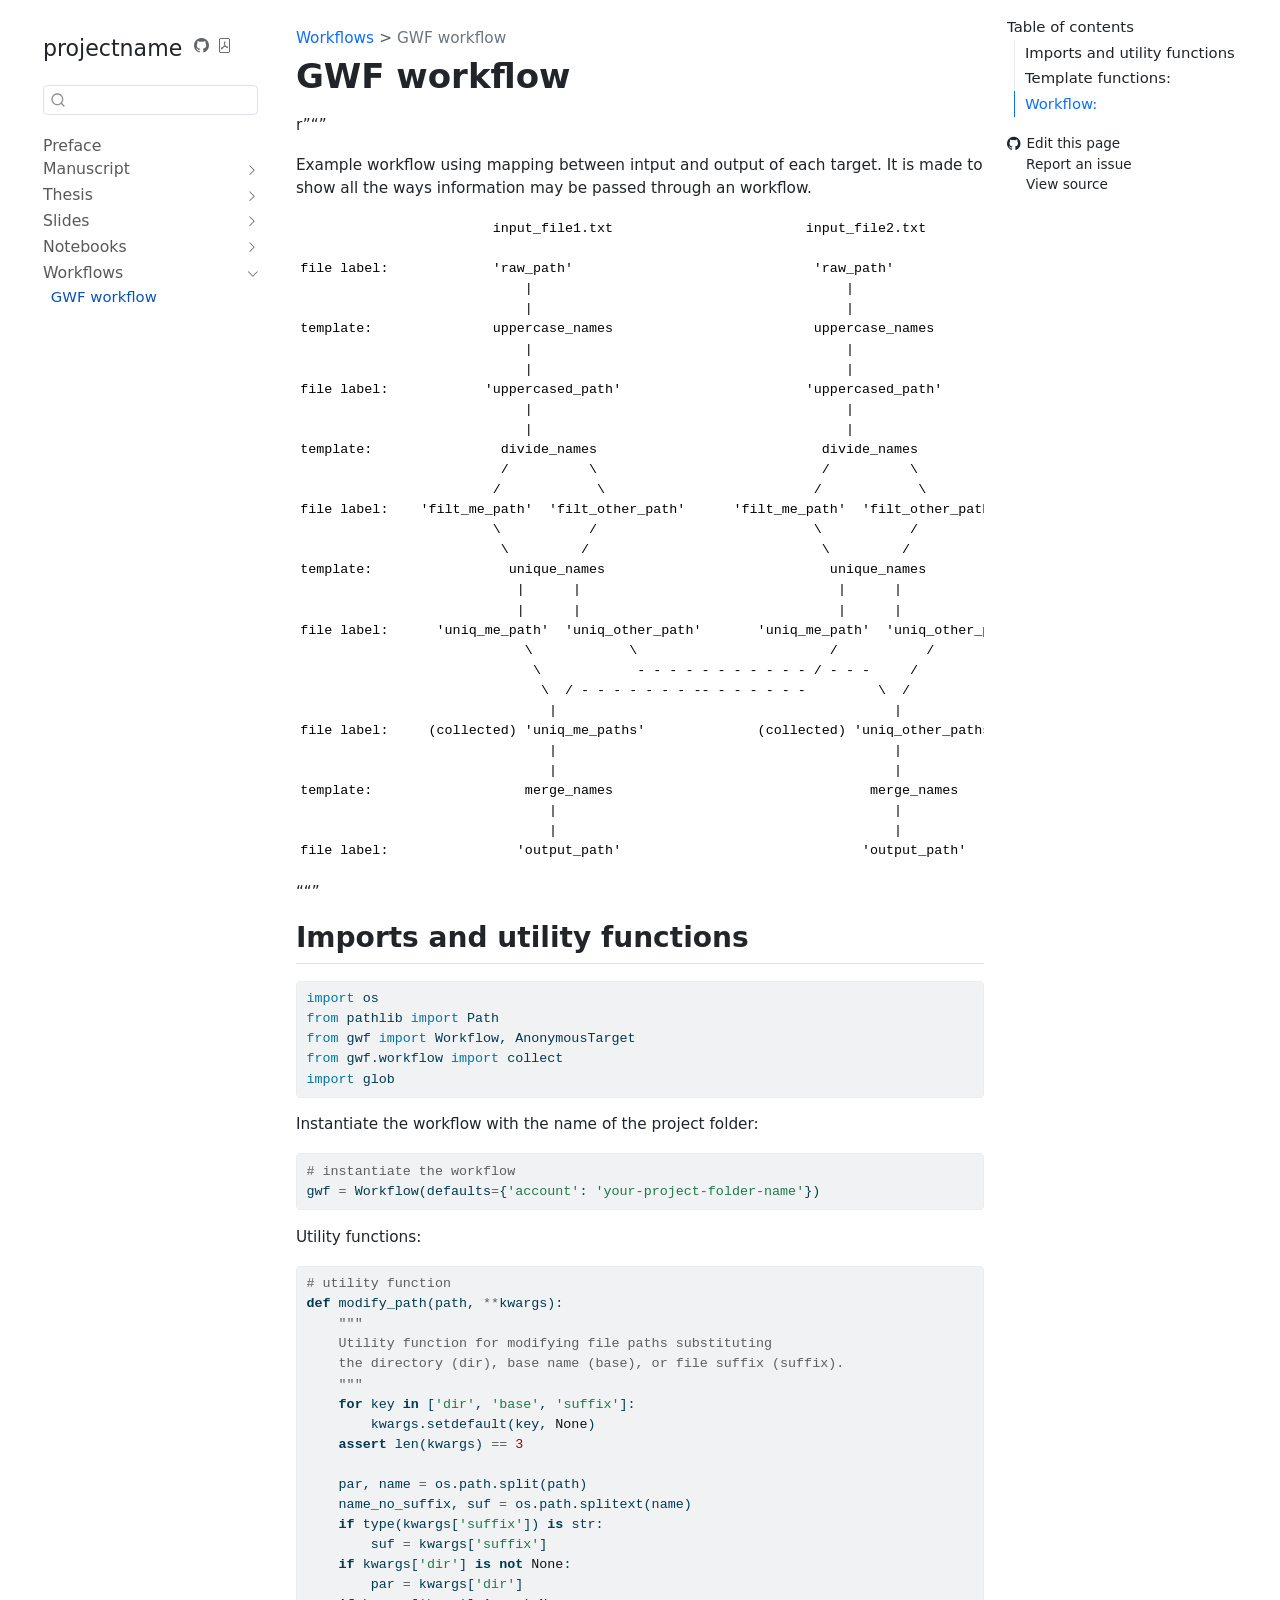
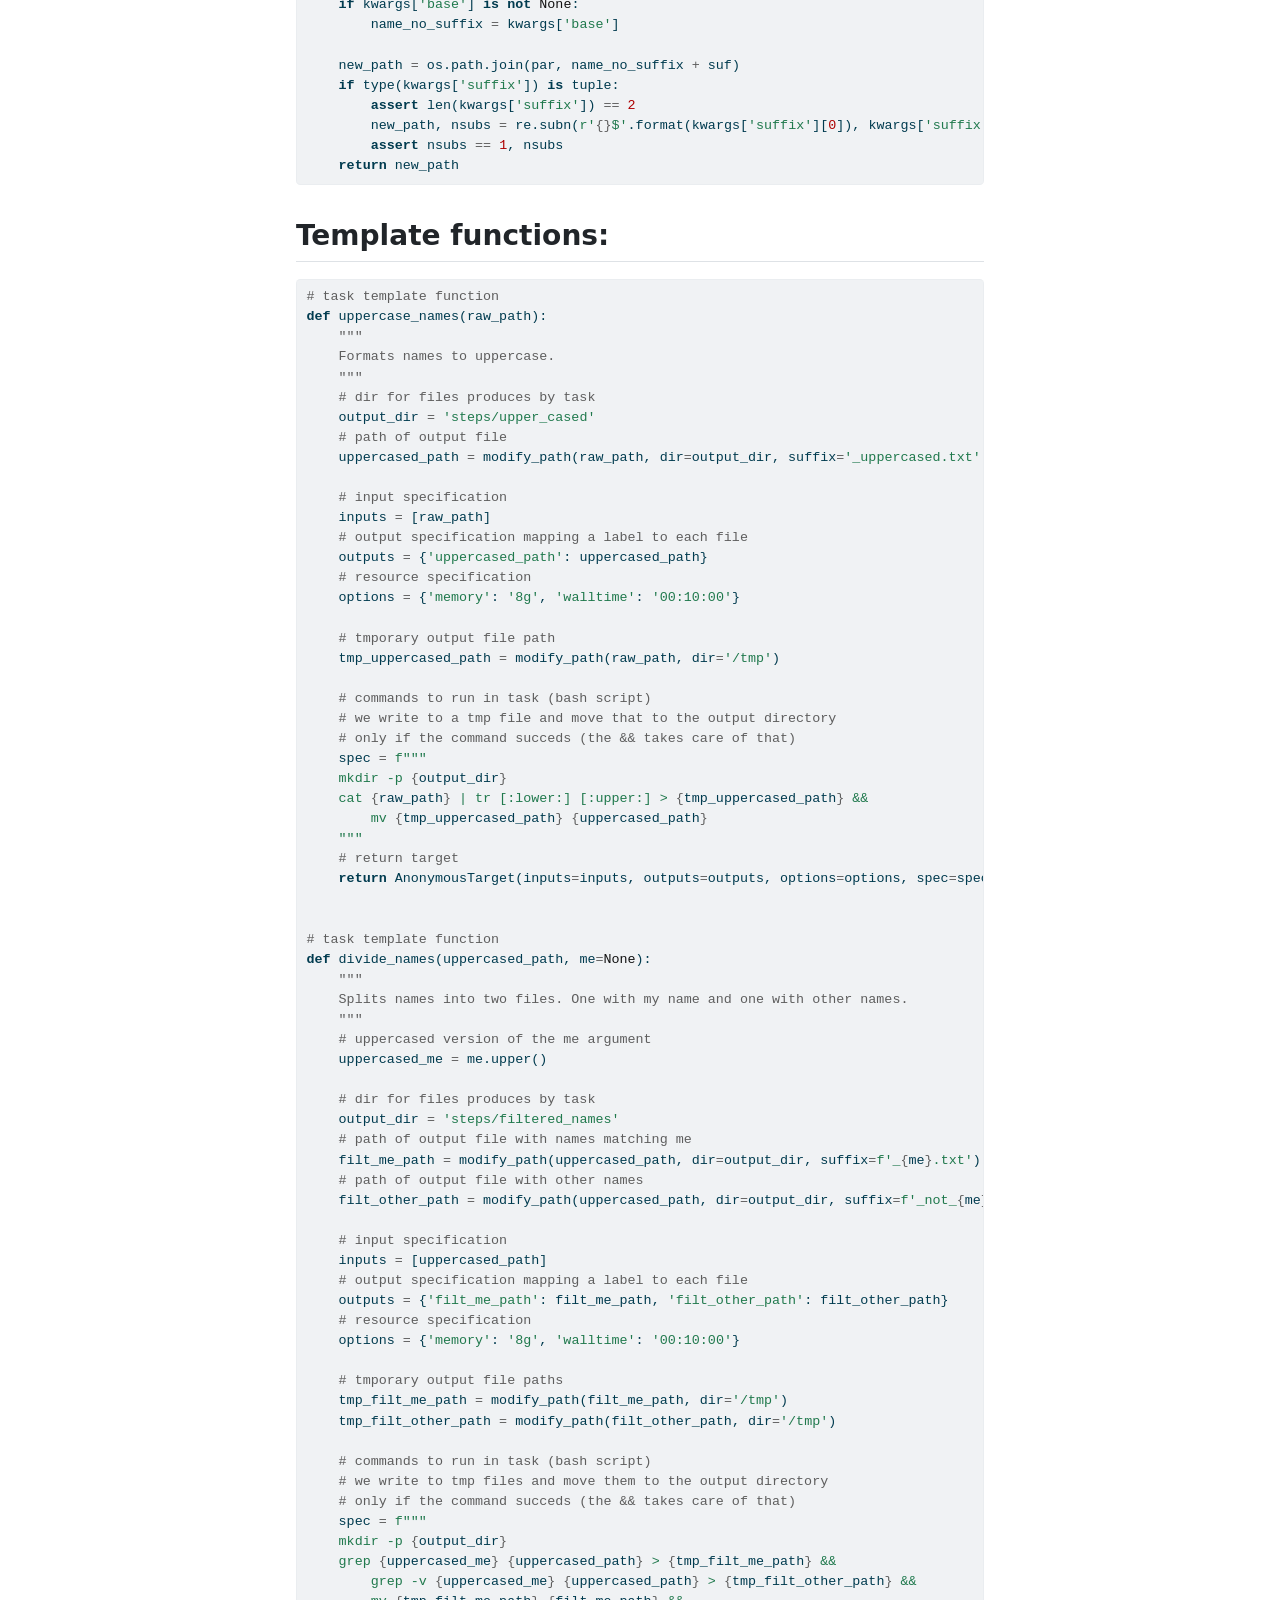
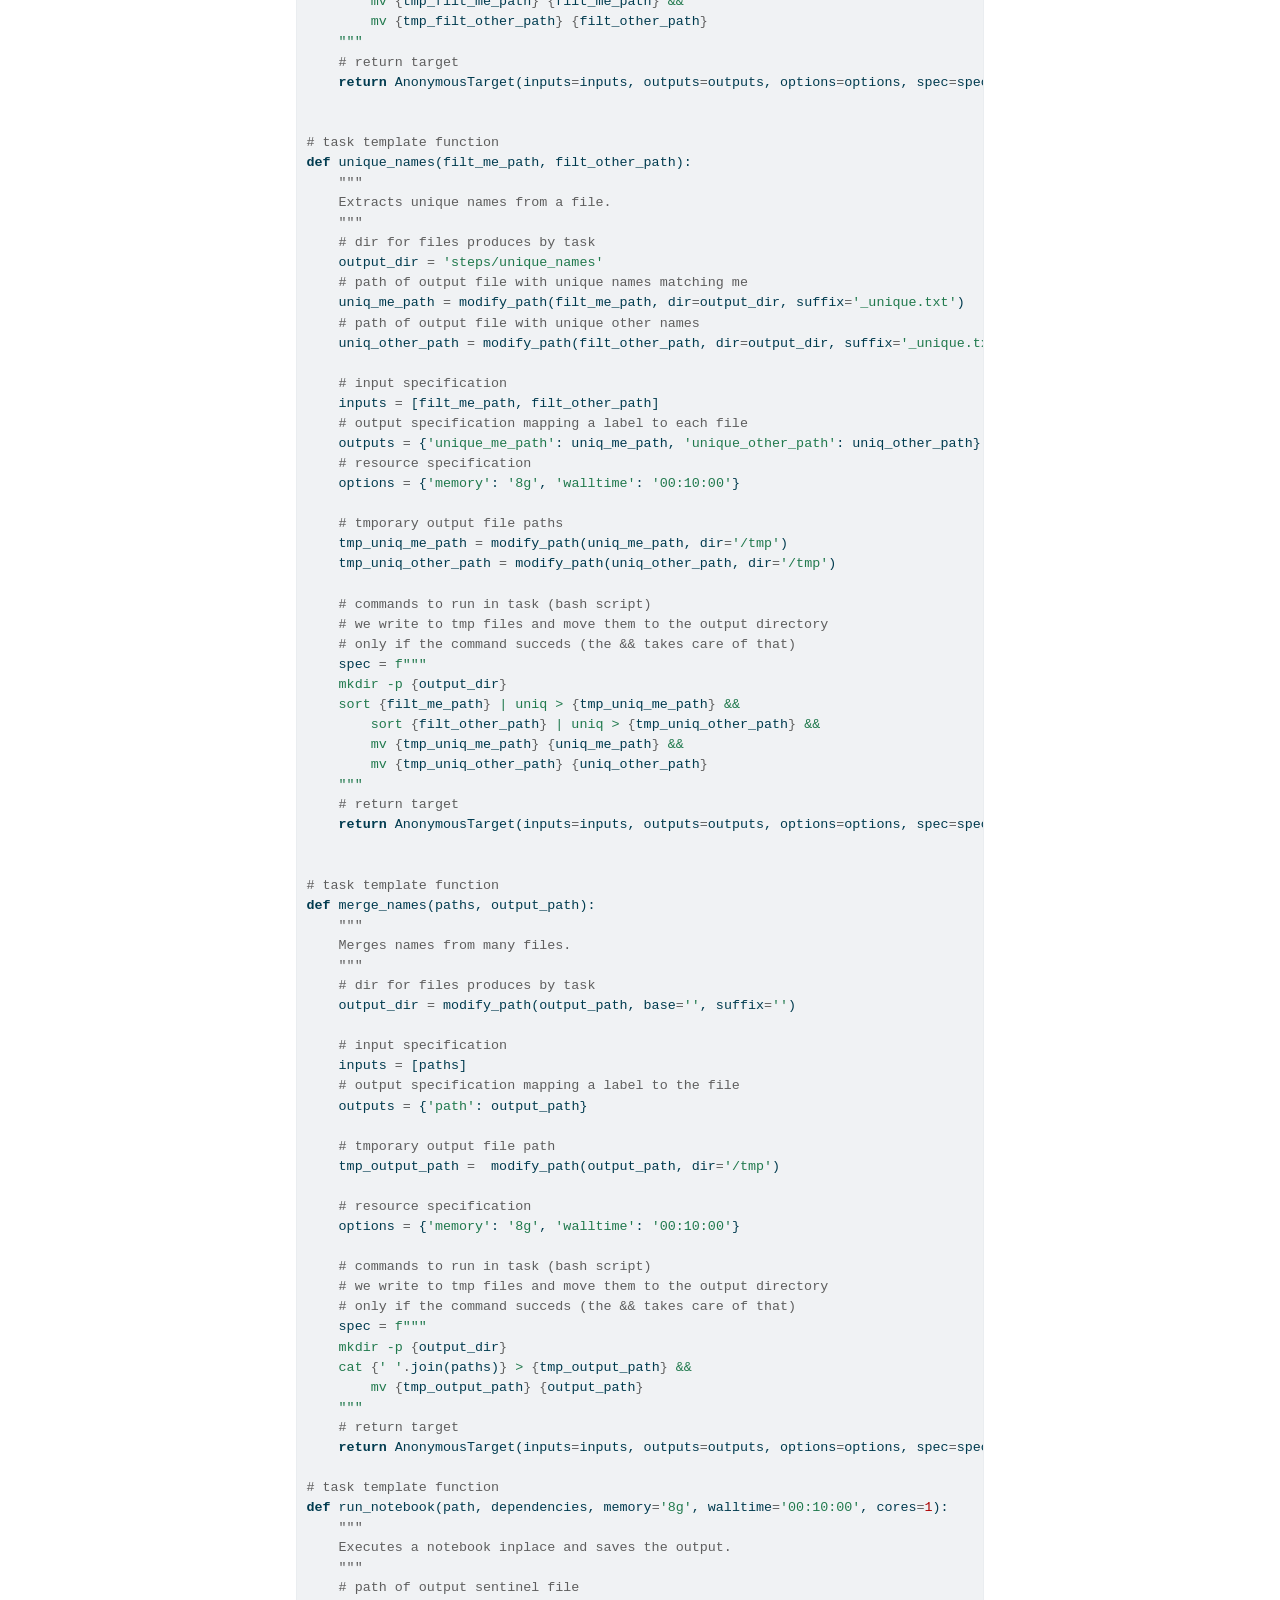
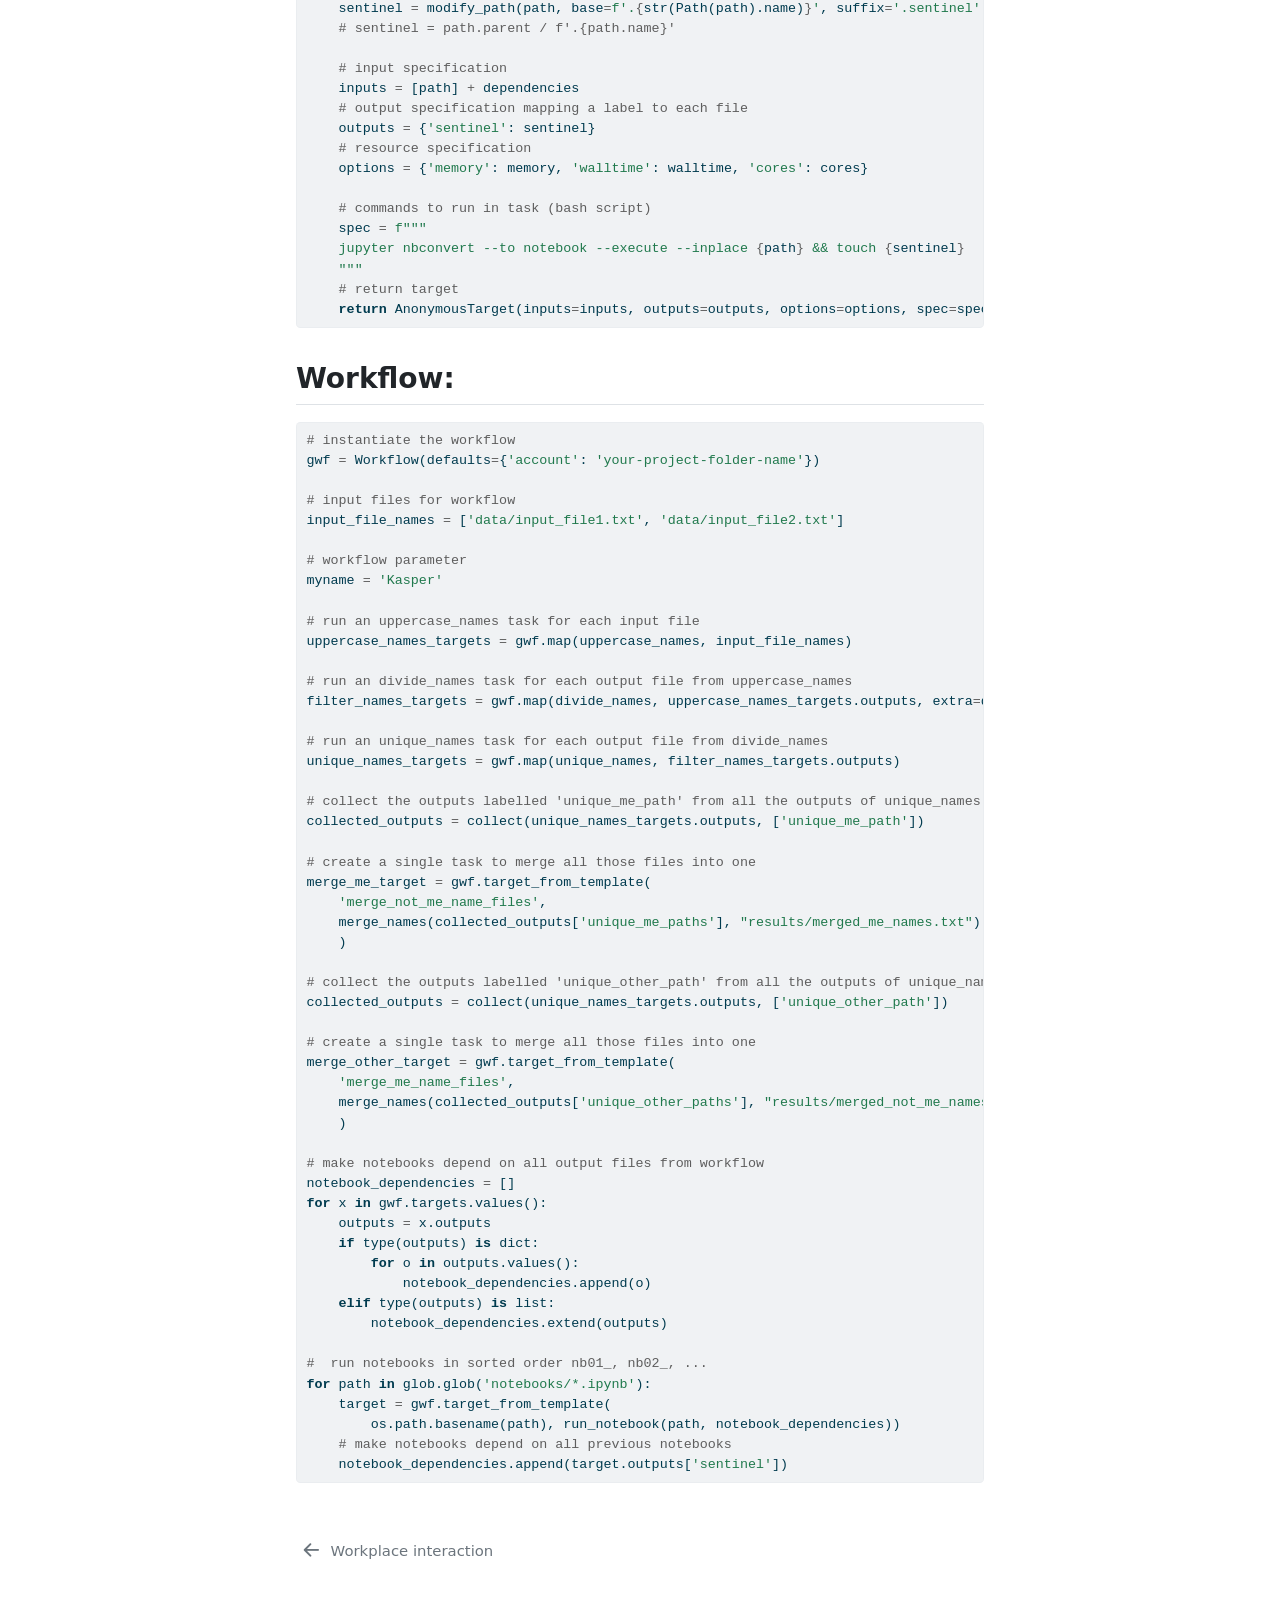
<file: workflow.html>
<!DOCTYPE html>
<html xmlns="http://www.w3.org/1999/xhtml" lang="en" xml:lang="en"><head>

<meta charset="utf-8">
<meta name="generator" content="quarto-1.6.39">

<meta name="viewport" content="width=device-width, initial-scale=1.0, user-scalable=yes">


<title>GWF workflow – projectname</title>
<style>
code{white-space: pre-wrap;}
span.smallcaps{font-variant: small-caps;}
div.columns{display: flex; gap: min(4vw, 1.5em);}
div.column{flex: auto; overflow-x: auto;}
div.hanging-indent{margin-left: 1.5em; text-indent: -1.5em;}
ul.task-list{list-style: none;}
ul.task-list li input[type="checkbox"] {
  width: 0.8em;
  margin: 0 0.8em 0.2em -1em; /* quarto-specific, see https://github.com/quarto-dev/quarto-cli/issues/4556 */ 
  vertical-align: middle;
}
/* CSS for syntax highlighting */
pre > code.sourceCode { white-space: pre; position: relative; }
pre > code.sourceCode > span { line-height: 1.25; }
pre > code.sourceCode > span:empty { height: 1.2em; }
.sourceCode { overflow: visible; }
code.sourceCode > span { color: inherit; text-decoration: inherit; }
div.sourceCode { margin: 1em 0; }
pre.sourceCode { margin: 0; }
@media screen {
div.sourceCode { overflow: auto; }
}
@media print {
pre > code.sourceCode { white-space: pre-wrap; }
pre > code.sourceCode > span { display: inline-block; text-indent: -5em; padding-left: 5em; }
}
pre.numberSource code
  { counter-reset: source-line 0; }
pre.numberSource code > span
  { position: relative; left: -4em; counter-increment: source-line; }
pre.numberSource code > span > a:first-child::before
  { content: counter(source-line);
    position: relative; left: -1em; text-align: right; vertical-align: baseline;
    border: none; display: inline-block;
    -webkit-touch-callout: none; -webkit-user-select: none;
    -khtml-user-select: none; -moz-user-select: none;
    -ms-user-select: none; user-select: none;
    padding: 0 4px; width: 4em;
  }
pre.numberSource { margin-left: 3em;  padding-left: 4px; }
div.sourceCode
  {   }
@media screen {
pre > code.sourceCode > span > a:first-child::before { text-decoration: underline; }
}
</style>


<script src="site_libs/quarto-nav/quarto-nav.js"></script>
<script src="site_libs/quarto-nav/headroom.min.js"></script>
<script src="site_libs/clipboard/clipboard.min.js"></script>
<script src="site_libs/quarto-search/autocomplete.umd.js"></script>
<script src="site_libs/quarto-search/fuse.min.js"></script>
<script src="site_libs/quarto-search/quarto-search.js"></script>
<meta name="quarto:offset" content="./">
<link href="./notebooks/example.html" rel="prev">
<script src="site_libs/quarto-html/quarto.js"></script>
<script src="site_libs/quarto-html/popper.min.js"></script>
<script src="site_libs/quarto-html/tippy.umd.min.js"></script>
<script src="site_libs/quarto-html/anchor.min.js"></script>
<link href="site_libs/quarto-html/tippy.css" rel="stylesheet">
<link href="site_libs/quarto-html/quarto-syntax-highlighting-e26003cea8cd680ca0c55a263523d882.css" rel="stylesheet" id="quarto-text-highlighting-styles">
<script src="site_libs/bootstrap/bootstrap.min.js"></script>
<link href="site_libs/bootstrap/bootstrap-icons.css" rel="stylesheet">
<link href="site_libs/bootstrap/bootstrap-4a36765baaa734549b365094a7d8bd05.min.css" rel="stylesheet" append-hash="true" id="quarto-bootstrap" data-mode="light">
<script id="quarto-search-options" type="application/json">{
  "location": "sidebar",
  "copy-button": false,
  "collapse-after": 3,
  "panel-placement": "start",
  "type": "textbox",
  "limit": 50,
  "keyboard-shortcut": [
    "f",
    "/",
    "s"
  ],
  "show-item-context": false,
  "language": {
    "search-no-results-text": "No results",
    "search-matching-documents-text": "matching documents",
    "search-copy-link-title": "Copy link to search",
    "search-hide-matches-text": "Hide additional matches",
    "search-more-match-text": "more match in this document",
    "search-more-matches-text": "more matches in this document",
    "search-clear-button-title": "Clear",
    "search-text-placeholder": "",
    "search-detached-cancel-button-title": "Cancel",
    "search-submit-button-title": "Submit",
    "search-label": "Search"
  }
}</script>
<script async="" src="https://hypothes.is/embed.js"></script>
<script>
  window.document.addEventListener("DOMContentLoaded", function (_event) {
    document.body.classList.add('hypothesis-enabled');
  });
</script>


</head>

<body class="nav-sidebar floating">

<div id="quarto-search-results"></div>
  <header id="quarto-header" class="headroom fixed-top">
  <nav class="quarto-secondary-nav">
    <div class="container-fluid d-flex">
      <button type="button" class="quarto-btn-toggle btn" data-bs-toggle="collapse" role="button" data-bs-target=".quarto-sidebar-collapse-item" aria-controls="quarto-sidebar" aria-expanded="false" aria-label="Toggle sidebar navigation" onclick="if (window.quartoToggleHeadroom) { window.quartoToggleHeadroom(); }">
        <i class="bi bi-layout-text-sidebar-reverse"></i>
      </button>
        <nav class="quarto-page-breadcrumbs" aria-label="breadcrumb"><ol class="breadcrumb"><li class="breadcrumb-item"><a href="./workflow.html">Workflows</a></li><li class="breadcrumb-item"><a href="./workflow.html"><span class="chapter-title">GWF workflow</span></a></li></ol></nav>
        <a class="flex-grow-1" role="navigation" data-bs-toggle="collapse" data-bs-target=".quarto-sidebar-collapse-item" aria-controls="quarto-sidebar" aria-expanded="false" aria-label="Toggle sidebar navigation" onclick="if (window.quartoToggleHeadroom) { window.quartoToggleHeadroom(); }">      
        </a>
      <button type="button" class="btn quarto-search-button" aria-label="Search" onclick="window.quartoOpenSearch();">
        <i class="bi bi-search"></i>
      </button>
    </div>
  </nav>
</header>
<!-- content -->
<div id="quarto-content" class="quarto-container page-columns page-rows-contents page-layout-article">
<!-- sidebar -->
  <nav id="quarto-sidebar" class="sidebar collapse collapse-horizontal quarto-sidebar-collapse-item sidebar-navigation floating overflow-auto">
    <div class="pt-lg-2 mt-2 text-left sidebar-header">
    <div class="sidebar-title mb-0 py-0">
      <a href="./">projectname</a> 
        <div class="sidebar-tools-main">
    <a href="https://github.com/munch-group/projectname" title="Source Code" class="quarto-navigation-tool px-1" aria-label="Source Code"><i class="bi bi-github"></i></a>
    <a href="./projectname.pdf" title="Download PDF" class="quarto-navigation-tool px-1" aria-label="Download PDF"><i class="bi bi-file-pdf"></i></a>
</div>
    </div>
      </div>
        <div class="mt-2 flex-shrink-0 align-items-center">
        <div class="sidebar-search">
        <div id="quarto-search" class="" title="Search"></div>
        </div>
        </div>
    <div class="sidebar-menu-container"> 
    <ul class="list-unstyled mt-1">
        <li class="sidebar-item">
  <div class="sidebar-item-container"> 
  <a href="./index.html" class="sidebar-item-text sidebar-link">
 <span class="menu-text">Preface</span></a>
  </div>
</li>
        <li class="sidebar-item sidebar-item-section">
      <div class="sidebar-item-container"> 
            <a class="sidebar-item-text sidebar-link text-start collapsed" data-bs-toggle="collapse" data-bs-target="#quarto-sidebar-section-1" role="navigation" aria-expanded="false">
 <span class="menu-text">Manuscript</span></a>
          <a class="sidebar-item-toggle text-start collapsed" data-bs-toggle="collapse" data-bs-target="#quarto-sidebar-section-1" role="navigation" aria-expanded="false" aria-label="Toggle section">
            <i class="bi bi-chevron-right ms-2"></i>
          </a> 
      </div>
      <ul id="quarto-sidebar-section-1" class="collapse list-unstyled sidebar-section depth1 ">  
          <li class="sidebar-item">
  <div class="sidebar-item-container"> 
  <a href="./manuscript/index.html" class="sidebar-item-text sidebar-link"><span class="chapter-title">Title of manuscript</span></a>
  </div>
</li>
      </ul>
  </li>
        <li class="sidebar-item sidebar-item-section">
      <div class="sidebar-item-container"> 
            <a class="sidebar-item-text sidebar-link text-start collapsed" data-bs-toggle="collapse" data-bs-target="#quarto-sidebar-section-2" role="navigation" aria-expanded="false">
 <span class="menu-text">Thesis</span></a>
          <a class="sidebar-item-toggle text-start collapsed" data-bs-toggle="collapse" data-bs-target="#quarto-sidebar-section-2" role="navigation" aria-expanded="false" aria-label="Toggle section">
            <i class="bi bi-chevron-right ms-2"></i>
          </a> 
      </div>
      <ul id="quarto-sidebar-section-2" class="collapse list-unstyled sidebar-section depth1 ">  
          <li class="sidebar-item">
  <div class="sidebar-item-container"> 
  <a href="./thesis/index.html" class="sidebar-item-text sidebar-link"><span class="chapter-title">Title of my thesis</span></a>
  </div>
</li>
      </ul>
  </li>
        <li class="sidebar-item sidebar-item-section">
      <div class="sidebar-item-container"> 
            <a class="sidebar-item-text sidebar-link text-start collapsed" data-bs-toggle="collapse" data-bs-target="#quarto-sidebar-section-3" role="navigation" aria-expanded="false">
 <span class="menu-text">Slides</span></a>
          <a class="sidebar-item-toggle text-start collapsed" data-bs-toggle="collapse" data-bs-target="#quarto-sidebar-section-3" role="navigation" aria-expanded="false" aria-label="Toggle section">
            <i class="bi bi-chevron-right ms-2"></i>
          </a> 
      </div>
      <ul id="quarto-sidebar-section-3" class="collapse list-unstyled sidebar-section depth1 ">  
          <li class="sidebar-item">
  <div class="sidebar-item-container"> 
  <a href="./slides/index.html" class="sidebar-item-text sidebar-link"><span class="chapter-title">Example</span></a>
  </div>
</li>
      </ul>
  </li>
        <li class="sidebar-item sidebar-item-section">
      <div class="sidebar-item-container"> 
            <a class="sidebar-item-text sidebar-link text-start collapsed" data-bs-toggle="collapse" data-bs-target="#quarto-sidebar-section-4" role="navigation" aria-expanded="false">
 <span class="menu-text">Notebooks</span></a>
          <a class="sidebar-item-toggle text-start collapsed" data-bs-toggle="collapse" data-bs-target="#quarto-sidebar-section-4" role="navigation" aria-expanded="false" aria-label="Toggle section">
            <i class="bi bi-chevron-right ms-2"></i>
          </a> 
      </div>
      <ul id="quarto-sidebar-section-4" class="collapse list-unstyled sidebar-section depth1 ">  
          <li class="sidebar-item">
  <div class="sidebar-item-container"> 
  <a href="./notebooks/example.html" class="sidebar-item-text sidebar-link"><span class="chapter-title">Workplace interaction</span></a>
  </div>
</li>
      </ul>
  </li>
        <li class="sidebar-item sidebar-item-section">
      <div class="sidebar-item-container"> 
            <a class="sidebar-item-text sidebar-link text-start" data-bs-toggle="collapse" data-bs-target="#quarto-sidebar-section-5" role="navigation" aria-expanded="true">
 <span class="menu-text">Workflows</span></a>
          <a class="sidebar-item-toggle text-start" data-bs-toggle="collapse" data-bs-target="#quarto-sidebar-section-5" role="navigation" aria-expanded="true" aria-label="Toggle section">
            <i class="bi bi-chevron-right ms-2"></i>
          </a> 
      </div>
      <ul id="quarto-sidebar-section-5" class="collapse list-unstyled sidebar-section depth1 show">  
          <li class="sidebar-item">
  <div class="sidebar-item-container"> 
  <a href="./workflow.html" class="sidebar-item-text sidebar-link active"><span class="chapter-title">GWF workflow</span></a>
  </div>
</li>
      </ul>
  </li>
    </ul>
    </div>
</nav>
<div id="quarto-sidebar-glass" class="quarto-sidebar-collapse-item" data-bs-toggle="collapse" data-bs-target=".quarto-sidebar-collapse-item"></div>
<!-- margin-sidebar -->
    <div id="quarto-margin-sidebar" class="sidebar margin-sidebar">
        <nav id="TOC" role="doc-toc" class="toc-active">
    <h2 id="toc-title">Table of contents</h2>
   
  <ul class="collapse">
  <li><a href="#imports-and-utility-functions" id="toc-imports-and-utility-functions" class="nav-link active" data-scroll-target="#imports-and-utility-functions">Imports and utility functions</a></li>
  <li><a href="#template-functions" id="toc-template-functions" class="nav-link" data-scroll-target="#template-functions">Template functions:</a></li>
  <li><a href="#workflow" id="toc-workflow" class="nav-link" data-scroll-target="#workflow">Workflow:</a></li>
  </ul>
<div class="toc-actions"><ul class="collapse"><li><a href="https://github.com/munch-group/projectname/edit/main/workflow.py" class="toc-action"><i class="bi bi-github"></i>Edit this page</a></li><li><a href="https://github.com/munch-group/projectname/issues/new" class="toc-action"><i class="bi empty"></i>Report an issue</a></li><li><a href="https://github.com/munch-group/projectname/blob/main/workflow.py" class="toc-action"><i class="bi empty"></i>View source</a></li></ul></div></nav>
    </div>
<!-- main -->
<main class="content" id="quarto-document-content">

<header id="title-block-header" class="quarto-title-block default"><nav class="quarto-page-breadcrumbs quarto-title-breadcrumbs d-none d-lg-block" aria-label="breadcrumb"><ol class="breadcrumb"><li class="breadcrumb-item"><a href="./workflow.html">Workflows</a></li><li class="breadcrumb-item"><a href="./workflow.html"><span class="chapter-title">GWF workflow</span></a></li></ol></nav>
<div class="quarto-title">
<h1 class="title"><span class="chapter-title">GWF workflow</span></h1>
</div>



<div class="quarto-title-meta">

    
  
    
  </div>
  


</header>


<p>r”“”</p>
<p>Example workflow using mapping between intput and output of each target. It is made to show all the ways information may be passed through an workflow.</p>
<pre class="plaintext"><code>                        input_file1.txt                        input_file2.txt
                                                                                                                
file label:             'raw_path'                              'raw_path'                                
                            |                                       |                                  
                            |                                       |                         
template:               uppercase_names                         uppercase_names                         
                            |                                       |                          
                            |                                       |                         
file label:            'uppercased_path'                       'uppercased_path'                         
                            |                                       |                          
                            |                                       |                         
template:                divide_names                            divide_names                         
                         /          \                            /          \                          
                        /            \                          /            \                         
file label:    'filt_me_path'  'filt_other_path'      'filt_me_path'  'filt_other_path'                         
                        \           /                           \           /                         
                         \         /                             \         /                         
template:                 unique_names                            unique_names                         
                           |      |                                |      |  
                           |      |                                |      |  
file label:      'uniq_me_path'  'uniq_other_path'       'uniq_me_path'  'uniq_other_path'
                            \            \                        /           /
                             \            - - - - - - - - - - - / - - -     /  
                              \  / - - - - - - - -- - - - - - -         \  /
                               |                                          |                          
file label:     (collected) 'uniq_me_paths'              (collected) 'uniq_other_paths'                         
                               |                                          |
                               |                                          |
template:                   merge_names                                merge_names
                               |                                          |                          
                               |                                          |                          
file label:                'output_path'                              'output_path'                         </code></pre>
<p>““”</p>
<section id="imports-and-utility-functions" class="level2">
<h2 class="anchored" data-anchor-id="imports-and-utility-functions">Imports and utility functions</h2>
<div id="f79bf7f2" class="cell" data-execution_count="1">
<div class="sourceCode cell-code" id="cb2"><pre class="sourceCode python code-with-copy"><code class="sourceCode python"><span id="cb2-1"><a href="#cb2-1" aria-hidden="true" tabindex="-1"></a><span class="im">import</span> os</span>
<span id="cb2-2"><a href="#cb2-2" aria-hidden="true" tabindex="-1"></a><span class="im">from</span> pathlib <span class="im">import</span> Path</span>
<span id="cb2-3"><a href="#cb2-3" aria-hidden="true" tabindex="-1"></a><span class="im">from</span> gwf <span class="im">import</span> Workflow, AnonymousTarget</span>
<span id="cb2-4"><a href="#cb2-4" aria-hidden="true" tabindex="-1"></a><span class="im">from</span> gwf.workflow <span class="im">import</span> collect</span>
<span id="cb2-5"><a href="#cb2-5" aria-hidden="true" tabindex="-1"></a><span class="im">import</span> glob</span></code><button title="Copy to Clipboard" class="code-copy-button"><i class="bi"></i></button></pre></div>
</div>
<p>Instantiate the workflow with the name of the project folder:</p>
<div id="482a9633" class="cell" data-execution_count="2">
<div class="sourceCode cell-code" id="cb3"><pre class="sourceCode python code-with-copy"><code class="sourceCode python"><span id="cb3-1"><a href="#cb3-1" aria-hidden="true" tabindex="-1"></a><span class="co"># instantiate the workflow</span></span>
<span id="cb3-2"><a href="#cb3-2" aria-hidden="true" tabindex="-1"></a>gwf <span class="op">=</span> Workflow(defaults<span class="op">=</span>{<span class="st">'account'</span>: <span class="st">'your-project-folder-name'</span>})</span></code><button title="Copy to Clipboard" class="code-copy-button"><i class="bi"></i></button></pre></div>
</div>
<p>Utility functions:</p>
<div id="8aeda48b" class="cell" data-execution_count="3">
<div class="sourceCode cell-code" id="cb4"><pre class="sourceCode python code-with-copy"><code class="sourceCode python"><span id="cb4-1"><a href="#cb4-1" aria-hidden="true" tabindex="-1"></a><span class="co"># utility function</span></span>
<span id="cb4-2"><a href="#cb4-2" aria-hidden="true" tabindex="-1"></a><span class="kw">def</span> modify_path(path, <span class="op">**</span>kwargs):</span>
<span id="cb4-3"><a href="#cb4-3" aria-hidden="true" tabindex="-1"></a>    <span class="co">"""</span></span>
<span id="cb4-4"><a href="#cb4-4" aria-hidden="true" tabindex="-1"></a><span class="co">    Utility function for modifying file paths substituting</span></span>
<span id="cb4-5"><a href="#cb4-5" aria-hidden="true" tabindex="-1"></a><span class="co">    the directory (dir), base name (base), or file suffix (suffix).</span></span>
<span id="cb4-6"><a href="#cb4-6" aria-hidden="true" tabindex="-1"></a><span class="co">    """</span></span>
<span id="cb4-7"><a href="#cb4-7" aria-hidden="true" tabindex="-1"></a>    <span class="cf">for</span> key <span class="kw">in</span> [<span class="st">'dir'</span>, <span class="st">'base'</span>, <span class="st">'suffix'</span>]:</span>
<span id="cb4-8"><a href="#cb4-8" aria-hidden="true" tabindex="-1"></a>        kwargs.setdefault(key, <span class="va">None</span>)</span>
<span id="cb4-9"><a href="#cb4-9" aria-hidden="true" tabindex="-1"></a>    <span class="cf">assert</span> <span class="bu">len</span>(kwargs) <span class="op">==</span> <span class="dv">3</span></span>
<span id="cb4-10"><a href="#cb4-10" aria-hidden="true" tabindex="-1"></a></span>
<span id="cb4-11"><a href="#cb4-11" aria-hidden="true" tabindex="-1"></a>    par, name <span class="op">=</span> os.path.split(path)</span>
<span id="cb4-12"><a href="#cb4-12" aria-hidden="true" tabindex="-1"></a>    name_no_suffix, suf <span class="op">=</span> os.path.splitext(name)</span>
<span id="cb4-13"><a href="#cb4-13" aria-hidden="true" tabindex="-1"></a>    <span class="cf">if</span> <span class="bu">type</span>(kwargs[<span class="st">'suffix'</span>]) <span class="kw">is</span> <span class="bu">str</span>:</span>
<span id="cb4-14"><a href="#cb4-14" aria-hidden="true" tabindex="-1"></a>        suf <span class="op">=</span> kwargs[<span class="st">'suffix'</span>]</span>
<span id="cb4-15"><a href="#cb4-15" aria-hidden="true" tabindex="-1"></a>    <span class="cf">if</span> kwargs[<span class="st">'dir'</span>] <span class="kw">is</span> <span class="kw">not</span> <span class="va">None</span>:</span>
<span id="cb4-16"><a href="#cb4-16" aria-hidden="true" tabindex="-1"></a>        par <span class="op">=</span> kwargs[<span class="st">'dir'</span>]</span>
<span id="cb4-17"><a href="#cb4-17" aria-hidden="true" tabindex="-1"></a>    <span class="cf">if</span> kwargs[<span class="st">'base'</span>] <span class="kw">is</span> <span class="kw">not</span> <span class="va">None</span>:</span>
<span id="cb4-18"><a href="#cb4-18" aria-hidden="true" tabindex="-1"></a>        name_no_suffix <span class="op">=</span> kwargs[<span class="st">'base'</span>]</span>
<span id="cb4-19"><a href="#cb4-19" aria-hidden="true" tabindex="-1"></a></span>
<span id="cb4-20"><a href="#cb4-20" aria-hidden="true" tabindex="-1"></a>    new_path <span class="op">=</span> os.path.join(par, name_no_suffix <span class="op">+</span> suf)</span>
<span id="cb4-21"><a href="#cb4-21" aria-hidden="true" tabindex="-1"></a>    <span class="cf">if</span> <span class="bu">type</span>(kwargs[<span class="st">'suffix'</span>]) <span class="kw">is</span> <span class="bu">tuple</span>:</span>
<span id="cb4-22"><a href="#cb4-22" aria-hidden="true" tabindex="-1"></a>        <span class="cf">assert</span> <span class="bu">len</span>(kwargs[<span class="st">'suffix'</span>]) <span class="op">==</span> <span class="dv">2</span></span>
<span id="cb4-23"><a href="#cb4-23" aria-hidden="true" tabindex="-1"></a>        new_path, nsubs <span class="op">=</span> re.subn(<span class="vs">r'</span><span class="sc">{}</span><span class="vs">$'</span>.<span class="bu">format</span>(kwargs[<span class="st">'suffix'</span>][<span class="dv">0</span>]), kwargs[<span class="st">'suffix'</span>][<span class="dv">1</span>], new_path)</span>
<span id="cb4-24"><a href="#cb4-24" aria-hidden="true" tabindex="-1"></a>        <span class="cf">assert</span> nsubs <span class="op">==</span> <span class="dv">1</span>, nsubs</span>
<span id="cb4-25"><a href="#cb4-25" aria-hidden="true" tabindex="-1"></a>    <span class="cf">return</span> new_path</span></code><button title="Copy to Clipboard" class="code-copy-button"><i class="bi"></i></button></pre></div>
</div>
</section>
<section id="template-functions" class="level2">
<h2 class="anchored" data-anchor-id="template-functions">Template functions:</h2>
<div id="251a1fbe" class="cell" data-execution_count="4">
<div class="sourceCode cell-code" id="cb5"><pre class="sourceCode python code-with-copy"><code class="sourceCode python"><span id="cb5-1"><a href="#cb5-1" aria-hidden="true" tabindex="-1"></a><span class="co"># task template function</span></span>
<span id="cb5-2"><a href="#cb5-2" aria-hidden="true" tabindex="-1"></a><span class="kw">def</span> uppercase_names(raw_path): </span>
<span id="cb5-3"><a href="#cb5-3" aria-hidden="true" tabindex="-1"></a>    <span class="co">"""</span></span>
<span id="cb5-4"><a href="#cb5-4" aria-hidden="true" tabindex="-1"></a><span class="co">    Formats names to uppercase.</span></span>
<span id="cb5-5"><a href="#cb5-5" aria-hidden="true" tabindex="-1"></a><span class="co">    """</span></span>
<span id="cb5-6"><a href="#cb5-6" aria-hidden="true" tabindex="-1"></a>    <span class="co"># dir for files produces by task</span></span>
<span id="cb5-7"><a href="#cb5-7" aria-hidden="true" tabindex="-1"></a>    output_dir <span class="op">=</span> <span class="st">'steps/upper_cased'</span></span>
<span id="cb5-8"><a href="#cb5-8" aria-hidden="true" tabindex="-1"></a>    <span class="co"># path of output file</span></span>
<span id="cb5-9"><a href="#cb5-9" aria-hidden="true" tabindex="-1"></a>    uppercased_path <span class="op">=</span> modify_path(raw_path, <span class="bu">dir</span><span class="op">=</span>output_dir, suffix<span class="op">=</span><span class="st">'_uppercased.txt'</span>)</span>
<span id="cb5-10"><a href="#cb5-10" aria-hidden="true" tabindex="-1"></a></span>
<span id="cb5-11"><a href="#cb5-11" aria-hidden="true" tabindex="-1"></a>    <span class="co"># input specification</span></span>
<span id="cb5-12"><a href="#cb5-12" aria-hidden="true" tabindex="-1"></a>    inputs <span class="op">=</span> [raw_path]</span>
<span id="cb5-13"><a href="#cb5-13" aria-hidden="true" tabindex="-1"></a>    <span class="co"># output specification mapping a label to each file</span></span>
<span id="cb5-14"><a href="#cb5-14" aria-hidden="true" tabindex="-1"></a>    outputs <span class="op">=</span> {<span class="st">'uppercased_path'</span>: uppercased_path}</span>
<span id="cb5-15"><a href="#cb5-15" aria-hidden="true" tabindex="-1"></a>    <span class="co"># resource specification</span></span>
<span id="cb5-16"><a href="#cb5-16" aria-hidden="true" tabindex="-1"></a>    options <span class="op">=</span> {<span class="st">'memory'</span>: <span class="st">'8g'</span>, <span class="st">'walltime'</span>: <span class="st">'00:10:00'</span>} </span>
<span id="cb5-17"><a href="#cb5-17" aria-hidden="true" tabindex="-1"></a></span>
<span id="cb5-18"><a href="#cb5-18" aria-hidden="true" tabindex="-1"></a>    <span class="co"># tmporary output file path</span></span>
<span id="cb5-19"><a href="#cb5-19" aria-hidden="true" tabindex="-1"></a>    tmp_uppercased_path <span class="op">=</span> modify_path(raw_path, <span class="bu">dir</span><span class="op">=</span><span class="st">'/tmp'</span>)</span>
<span id="cb5-20"><a href="#cb5-20" aria-hidden="true" tabindex="-1"></a></span>
<span id="cb5-21"><a href="#cb5-21" aria-hidden="true" tabindex="-1"></a>    <span class="co"># commands to run in task (bash script)</span></span>
<span id="cb5-22"><a href="#cb5-22" aria-hidden="true" tabindex="-1"></a>    <span class="co"># we write to a tmp file and move that to the output directory </span></span>
<span id="cb5-23"><a href="#cb5-23" aria-hidden="true" tabindex="-1"></a>    <span class="co"># only if the command succeds (the &amp;&amp; takes care of that)</span></span>
<span id="cb5-24"><a href="#cb5-24" aria-hidden="true" tabindex="-1"></a>    spec <span class="op">=</span> <span class="ss">f"""</span></span>
<span id="cb5-25"><a href="#cb5-25" aria-hidden="true" tabindex="-1"></a><span class="ss">    mkdir -p </span><span class="sc">{</span>output_dir<span class="sc">}</span></span>
<span id="cb5-26"><a href="#cb5-26" aria-hidden="true" tabindex="-1"></a><span class="ss">    cat </span><span class="sc">{</span>raw_path<span class="sc">}</span><span class="ss"> | tr [:lower:] [:upper:] &gt; </span><span class="sc">{</span>tmp_uppercased_path<span class="sc">}</span><span class="ss"> &amp;&amp;</span></span>
<span id="cb5-27"><a href="#cb5-27" aria-hidden="true" tabindex="-1"></a><span class="ss">        mv </span><span class="sc">{</span>tmp_uppercased_path<span class="sc">}</span><span class="ss"> </span><span class="sc">{</span>uppercased_path<span class="sc">}</span></span>
<span id="cb5-28"><a href="#cb5-28" aria-hidden="true" tabindex="-1"></a><span class="ss">    """</span></span>
<span id="cb5-29"><a href="#cb5-29" aria-hidden="true" tabindex="-1"></a>    <span class="co"># return target</span></span>
<span id="cb5-30"><a href="#cb5-30" aria-hidden="true" tabindex="-1"></a>    <span class="cf">return</span> AnonymousTarget(inputs<span class="op">=</span>inputs, outputs<span class="op">=</span>outputs, options<span class="op">=</span>options, spec<span class="op">=</span>spec)</span>
<span id="cb5-31"><a href="#cb5-31" aria-hidden="true" tabindex="-1"></a></span>
<span id="cb5-32"><a href="#cb5-32" aria-hidden="true" tabindex="-1"></a></span>
<span id="cb5-33"><a href="#cb5-33" aria-hidden="true" tabindex="-1"></a><span class="co"># task template function</span></span>
<span id="cb5-34"><a href="#cb5-34" aria-hidden="true" tabindex="-1"></a><span class="kw">def</span> divide_names(uppercased_path, me<span class="op">=</span><span class="va">None</span>):</span>
<span id="cb5-35"><a href="#cb5-35" aria-hidden="true" tabindex="-1"></a>    <span class="co">"""</span></span>
<span id="cb5-36"><a href="#cb5-36" aria-hidden="true" tabindex="-1"></a><span class="co">    Splits names into two files. One with my name and one with other names.</span></span>
<span id="cb5-37"><a href="#cb5-37" aria-hidden="true" tabindex="-1"></a><span class="co">    """</span></span>
<span id="cb5-38"><a href="#cb5-38" aria-hidden="true" tabindex="-1"></a>    <span class="co"># uppercased version of the me argument</span></span>
<span id="cb5-39"><a href="#cb5-39" aria-hidden="true" tabindex="-1"></a>    uppercased_me <span class="op">=</span> me.upper()</span>
<span id="cb5-40"><a href="#cb5-40" aria-hidden="true" tabindex="-1"></a></span>
<span id="cb5-41"><a href="#cb5-41" aria-hidden="true" tabindex="-1"></a>    <span class="co"># dir for files produces by task</span></span>
<span id="cb5-42"><a href="#cb5-42" aria-hidden="true" tabindex="-1"></a>    output_dir <span class="op">=</span> <span class="st">'steps/filtered_names'</span></span>
<span id="cb5-43"><a href="#cb5-43" aria-hidden="true" tabindex="-1"></a>    <span class="co"># path of output file with names matching me</span></span>
<span id="cb5-44"><a href="#cb5-44" aria-hidden="true" tabindex="-1"></a>    filt_me_path <span class="op">=</span> modify_path(uppercased_path, <span class="bu">dir</span><span class="op">=</span>output_dir, suffix<span class="op">=</span><span class="ss">f'_</span><span class="sc">{</span>me<span class="sc">}</span><span class="ss">.txt'</span>)</span>
<span id="cb5-45"><a href="#cb5-45" aria-hidden="true" tabindex="-1"></a>    <span class="co"># path of output file with other names</span></span>
<span id="cb5-46"><a href="#cb5-46" aria-hidden="true" tabindex="-1"></a>    filt_other_path <span class="op">=</span> modify_path(uppercased_path, <span class="bu">dir</span><span class="op">=</span>output_dir, suffix<span class="op">=</span><span class="ss">f'_not_</span><span class="sc">{</span>me<span class="sc">}</span><span class="ss">.txt'</span>)</span>
<span id="cb5-47"><a href="#cb5-47" aria-hidden="true" tabindex="-1"></a></span>
<span id="cb5-48"><a href="#cb5-48" aria-hidden="true" tabindex="-1"></a>    <span class="co"># input specification</span></span>
<span id="cb5-49"><a href="#cb5-49" aria-hidden="true" tabindex="-1"></a>    inputs <span class="op">=</span> [uppercased_path]</span>
<span id="cb5-50"><a href="#cb5-50" aria-hidden="true" tabindex="-1"></a>    <span class="co"># output specification mapping a label to each file</span></span>
<span id="cb5-51"><a href="#cb5-51" aria-hidden="true" tabindex="-1"></a>    outputs <span class="op">=</span> {<span class="st">'filt_me_path'</span>: filt_me_path, <span class="st">'filt_other_path'</span>: filt_other_path}</span>
<span id="cb5-52"><a href="#cb5-52" aria-hidden="true" tabindex="-1"></a>    <span class="co"># resource specification</span></span>
<span id="cb5-53"><a href="#cb5-53" aria-hidden="true" tabindex="-1"></a>    options <span class="op">=</span> {<span class="st">'memory'</span>: <span class="st">'8g'</span>, <span class="st">'walltime'</span>: <span class="st">'00:10:00'</span>} </span>
<span id="cb5-54"><a href="#cb5-54" aria-hidden="true" tabindex="-1"></a></span>
<span id="cb5-55"><a href="#cb5-55" aria-hidden="true" tabindex="-1"></a>    <span class="co"># tmporary output file paths</span></span>
<span id="cb5-56"><a href="#cb5-56" aria-hidden="true" tabindex="-1"></a>    tmp_filt_me_path <span class="op">=</span> modify_path(filt_me_path, <span class="bu">dir</span><span class="op">=</span><span class="st">'/tmp'</span>)</span>
<span id="cb5-57"><a href="#cb5-57" aria-hidden="true" tabindex="-1"></a>    tmp_filt_other_path <span class="op">=</span> modify_path(filt_other_path, <span class="bu">dir</span><span class="op">=</span><span class="st">'/tmp'</span>)</span>
<span id="cb5-58"><a href="#cb5-58" aria-hidden="true" tabindex="-1"></a></span>
<span id="cb5-59"><a href="#cb5-59" aria-hidden="true" tabindex="-1"></a>    <span class="co"># commands to run in task (bash script)</span></span>
<span id="cb5-60"><a href="#cb5-60" aria-hidden="true" tabindex="-1"></a>    <span class="co"># we write to tmp files and move them to the output directory </span></span>
<span id="cb5-61"><a href="#cb5-61" aria-hidden="true" tabindex="-1"></a>    <span class="co"># only if the command succeds (the &amp;&amp; takes care of that)</span></span>
<span id="cb5-62"><a href="#cb5-62" aria-hidden="true" tabindex="-1"></a>    spec <span class="op">=</span> <span class="ss">f"""</span></span>
<span id="cb5-63"><a href="#cb5-63" aria-hidden="true" tabindex="-1"></a><span class="ss">    mkdir -p </span><span class="sc">{</span>output_dir<span class="sc">}</span><span class="ss">    </span></span>
<span id="cb5-64"><a href="#cb5-64" aria-hidden="true" tabindex="-1"></a><span class="ss">    grep </span><span class="sc">{</span>uppercased_me<span class="sc">}</span><span class="ss"> </span><span class="sc">{</span>uppercased_path<span class="sc">}</span><span class="ss"> &gt; </span><span class="sc">{</span>tmp_filt_me_path<span class="sc">}</span><span class="ss"> &amp;&amp;  </span></span>
<span id="cb5-65"><a href="#cb5-65" aria-hidden="true" tabindex="-1"></a><span class="ss">        grep -v </span><span class="sc">{</span>uppercased_me<span class="sc">}</span><span class="ss"> </span><span class="sc">{</span>uppercased_path<span class="sc">}</span><span class="ss"> &gt; </span><span class="sc">{</span>tmp_filt_other_path<span class="sc">}</span><span class="ss"> &amp;&amp;  </span></span>
<span id="cb5-66"><a href="#cb5-66" aria-hidden="true" tabindex="-1"></a><span class="ss">        mv </span><span class="sc">{</span>tmp_filt_me_path<span class="sc">}</span><span class="ss"> </span><span class="sc">{</span>filt_me_path<span class="sc">}</span><span class="ss"> &amp;&amp;  </span></span>
<span id="cb5-67"><a href="#cb5-67" aria-hidden="true" tabindex="-1"></a><span class="ss">        mv </span><span class="sc">{</span>tmp_filt_other_path<span class="sc">}</span><span class="ss"> </span><span class="sc">{</span>filt_other_path<span class="sc">}</span></span>
<span id="cb5-68"><a href="#cb5-68" aria-hidden="true" tabindex="-1"></a><span class="ss">    """</span></span>
<span id="cb5-69"><a href="#cb5-69" aria-hidden="true" tabindex="-1"></a>    <span class="co"># return target</span></span>
<span id="cb5-70"><a href="#cb5-70" aria-hidden="true" tabindex="-1"></a>    <span class="cf">return</span> AnonymousTarget(inputs<span class="op">=</span>inputs, outputs<span class="op">=</span>outputs, options<span class="op">=</span>options, spec<span class="op">=</span>spec)</span>
<span id="cb5-71"><a href="#cb5-71" aria-hidden="true" tabindex="-1"></a></span>
<span id="cb5-72"><a href="#cb5-72" aria-hidden="true" tabindex="-1"></a></span>
<span id="cb5-73"><a href="#cb5-73" aria-hidden="true" tabindex="-1"></a><span class="co"># task template function</span></span>
<span id="cb5-74"><a href="#cb5-74" aria-hidden="true" tabindex="-1"></a><span class="kw">def</span> unique_names(filt_me_path, filt_other_path): </span>
<span id="cb5-75"><a href="#cb5-75" aria-hidden="true" tabindex="-1"></a>    <span class="co">"""</span></span>
<span id="cb5-76"><a href="#cb5-76" aria-hidden="true" tabindex="-1"></a><span class="co">    Extracts unique names from a file.</span></span>
<span id="cb5-77"><a href="#cb5-77" aria-hidden="true" tabindex="-1"></a><span class="co">    """</span></span>
<span id="cb5-78"><a href="#cb5-78" aria-hidden="true" tabindex="-1"></a>    <span class="co"># dir for files produces by task</span></span>
<span id="cb5-79"><a href="#cb5-79" aria-hidden="true" tabindex="-1"></a>    output_dir <span class="op">=</span> <span class="st">'steps/unique_names'</span></span>
<span id="cb5-80"><a href="#cb5-80" aria-hidden="true" tabindex="-1"></a>    <span class="co"># path of output file with unique names matching me</span></span>
<span id="cb5-81"><a href="#cb5-81" aria-hidden="true" tabindex="-1"></a>    uniq_me_path <span class="op">=</span> modify_path(filt_me_path, <span class="bu">dir</span><span class="op">=</span>output_dir, suffix<span class="op">=</span><span class="st">'_unique.txt'</span>)</span>
<span id="cb5-82"><a href="#cb5-82" aria-hidden="true" tabindex="-1"></a>    <span class="co"># path of output file with unique other names</span></span>
<span id="cb5-83"><a href="#cb5-83" aria-hidden="true" tabindex="-1"></a>    uniq_other_path <span class="op">=</span> modify_path(filt_other_path, <span class="bu">dir</span><span class="op">=</span>output_dir, suffix<span class="op">=</span><span class="st">'_unique.txt'</span>)</span>
<span id="cb5-84"><a href="#cb5-84" aria-hidden="true" tabindex="-1"></a></span>
<span id="cb5-85"><a href="#cb5-85" aria-hidden="true" tabindex="-1"></a>    <span class="co"># input specification</span></span>
<span id="cb5-86"><a href="#cb5-86" aria-hidden="true" tabindex="-1"></a>    inputs <span class="op">=</span> [filt_me_path, filt_other_path]</span>
<span id="cb5-87"><a href="#cb5-87" aria-hidden="true" tabindex="-1"></a>    <span class="co"># output specification mapping a label to each file</span></span>
<span id="cb5-88"><a href="#cb5-88" aria-hidden="true" tabindex="-1"></a>    outputs <span class="op">=</span> {<span class="st">'unique_me_path'</span>: uniq_me_path, <span class="st">'unique_other_path'</span>: uniq_other_path}</span>
<span id="cb5-89"><a href="#cb5-89" aria-hidden="true" tabindex="-1"></a>    <span class="co"># resource specification</span></span>
<span id="cb5-90"><a href="#cb5-90" aria-hidden="true" tabindex="-1"></a>    options <span class="op">=</span> {<span class="st">'memory'</span>: <span class="st">'8g'</span>, <span class="st">'walltime'</span>: <span class="st">'00:10:00'</span>} </span>
<span id="cb5-91"><a href="#cb5-91" aria-hidden="true" tabindex="-1"></a></span>
<span id="cb5-92"><a href="#cb5-92" aria-hidden="true" tabindex="-1"></a>    <span class="co"># tmporary output file paths</span></span>
<span id="cb5-93"><a href="#cb5-93" aria-hidden="true" tabindex="-1"></a>    tmp_uniq_me_path <span class="op">=</span> modify_path(uniq_me_path, <span class="bu">dir</span><span class="op">=</span><span class="st">'/tmp'</span>)</span>
<span id="cb5-94"><a href="#cb5-94" aria-hidden="true" tabindex="-1"></a>    tmp_uniq_other_path <span class="op">=</span> modify_path(uniq_other_path, <span class="bu">dir</span><span class="op">=</span><span class="st">'/tmp'</span>)</span>
<span id="cb5-95"><a href="#cb5-95" aria-hidden="true" tabindex="-1"></a></span>
<span id="cb5-96"><a href="#cb5-96" aria-hidden="true" tabindex="-1"></a>    <span class="co"># commands to run in task (bash script)</span></span>
<span id="cb5-97"><a href="#cb5-97" aria-hidden="true" tabindex="-1"></a>    <span class="co"># we write to tmp files and move them to the output directory </span></span>
<span id="cb5-98"><a href="#cb5-98" aria-hidden="true" tabindex="-1"></a>    <span class="co"># only if the command succeds (the &amp;&amp; takes care of that)</span></span>
<span id="cb5-99"><a href="#cb5-99" aria-hidden="true" tabindex="-1"></a>    spec <span class="op">=</span> <span class="ss">f"""</span></span>
<span id="cb5-100"><a href="#cb5-100" aria-hidden="true" tabindex="-1"></a><span class="ss">    mkdir -p </span><span class="sc">{</span>output_dir<span class="sc">}</span><span class="ss">    </span></span>
<span id="cb5-101"><a href="#cb5-101" aria-hidden="true" tabindex="-1"></a><span class="ss">    sort </span><span class="sc">{</span>filt_me_path<span class="sc">}</span><span class="ss"> | uniq &gt; </span><span class="sc">{</span>tmp_uniq_me_path<span class="sc">}</span><span class="ss"> &amp;&amp; </span></span>
<span id="cb5-102"><a href="#cb5-102" aria-hidden="true" tabindex="-1"></a><span class="ss">        sort </span><span class="sc">{</span>filt_other_path<span class="sc">}</span><span class="ss"> | uniq &gt; </span><span class="sc">{</span>tmp_uniq_other_path<span class="sc">}</span><span class="ss"> &amp;&amp; </span></span>
<span id="cb5-103"><a href="#cb5-103" aria-hidden="true" tabindex="-1"></a><span class="ss">        mv </span><span class="sc">{</span>tmp_uniq_me_path<span class="sc">}</span><span class="ss"> </span><span class="sc">{</span>uniq_me_path<span class="sc">}</span><span class="ss"> &amp;&amp; </span></span>
<span id="cb5-104"><a href="#cb5-104" aria-hidden="true" tabindex="-1"></a><span class="ss">        mv </span><span class="sc">{</span>tmp_uniq_other_path<span class="sc">}</span><span class="ss"> </span><span class="sc">{</span>uniq_other_path<span class="sc">}</span></span>
<span id="cb5-105"><a href="#cb5-105" aria-hidden="true" tabindex="-1"></a><span class="ss">    """</span></span>
<span id="cb5-106"><a href="#cb5-106" aria-hidden="true" tabindex="-1"></a>    <span class="co"># return target</span></span>
<span id="cb5-107"><a href="#cb5-107" aria-hidden="true" tabindex="-1"></a>    <span class="cf">return</span> AnonymousTarget(inputs<span class="op">=</span>inputs, outputs<span class="op">=</span>outputs, options<span class="op">=</span>options, spec<span class="op">=</span>spec)</span>
<span id="cb5-108"><a href="#cb5-108" aria-hidden="true" tabindex="-1"></a></span>
<span id="cb5-109"><a href="#cb5-109" aria-hidden="true" tabindex="-1"></a></span>
<span id="cb5-110"><a href="#cb5-110" aria-hidden="true" tabindex="-1"></a><span class="co"># task template function</span></span>
<span id="cb5-111"><a href="#cb5-111" aria-hidden="true" tabindex="-1"></a><span class="kw">def</span> merge_names(paths, output_path): </span>
<span id="cb5-112"><a href="#cb5-112" aria-hidden="true" tabindex="-1"></a>    <span class="co">"""</span></span>
<span id="cb5-113"><a href="#cb5-113" aria-hidden="true" tabindex="-1"></a><span class="co">    Merges names from many files.</span></span>
<span id="cb5-114"><a href="#cb5-114" aria-hidden="true" tabindex="-1"></a><span class="co">    """</span></span>
<span id="cb5-115"><a href="#cb5-115" aria-hidden="true" tabindex="-1"></a>    <span class="co"># dir for files produces by task</span></span>
<span id="cb5-116"><a href="#cb5-116" aria-hidden="true" tabindex="-1"></a>    output_dir <span class="op">=</span> modify_path(output_path, base<span class="op">=</span><span class="st">''</span>, suffix<span class="op">=</span><span class="st">''</span>)</span>
<span id="cb5-117"><a href="#cb5-117" aria-hidden="true" tabindex="-1"></a></span>
<span id="cb5-118"><a href="#cb5-118" aria-hidden="true" tabindex="-1"></a>    <span class="co"># input specification</span></span>
<span id="cb5-119"><a href="#cb5-119" aria-hidden="true" tabindex="-1"></a>    inputs <span class="op">=</span> [paths]</span>
<span id="cb5-120"><a href="#cb5-120" aria-hidden="true" tabindex="-1"></a>    <span class="co"># output specification mapping a label to the file</span></span>
<span id="cb5-121"><a href="#cb5-121" aria-hidden="true" tabindex="-1"></a>    outputs <span class="op">=</span> {<span class="st">'path'</span>: output_path}</span>
<span id="cb5-122"><a href="#cb5-122" aria-hidden="true" tabindex="-1"></a></span>
<span id="cb5-123"><a href="#cb5-123" aria-hidden="true" tabindex="-1"></a>    <span class="co"># tmporary output file path</span></span>
<span id="cb5-124"><a href="#cb5-124" aria-hidden="true" tabindex="-1"></a>    tmp_output_path <span class="op">=</span>  modify_path(output_path, <span class="bu">dir</span><span class="op">=</span><span class="st">'/tmp'</span>)</span>
<span id="cb5-125"><a href="#cb5-125" aria-hidden="true" tabindex="-1"></a></span>
<span id="cb5-126"><a href="#cb5-126" aria-hidden="true" tabindex="-1"></a>    <span class="co"># resource specification</span></span>
<span id="cb5-127"><a href="#cb5-127" aria-hidden="true" tabindex="-1"></a>    options <span class="op">=</span> {<span class="st">'memory'</span>: <span class="st">'8g'</span>, <span class="st">'walltime'</span>: <span class="st">'00:10:00'</span>} </span>
<span id="cb5-128"><a href="#cb5-128" aria-hidden="true" tabindex="-1"></a></span>
<span id="cb5-129"><a href="#cb5-129" aria-hidden="true" tabindex="-1"></a>    <span class="co"># commands to run in task (bash script)</span></span>
<span id="cb5-130"><a href="#cb5-130" aria-hidden="true" tabindex="-1"></a>    <span class="co"># we write to tmp files and move them to the output directory </span></span>
<span id="cb5-131"><a href="#cb5-131" aria-hidden="true" tabindex="-1"></a>    <span class="co"># only if the command succeds (the &amp;&amp; takes care of that)</span></span>
<span id="cb5-132"><a href="#cb5-132" aria-hidden="true" tabindex="-1"></a>    spec <span class="op">=</span> <span class="ss">f"""</span></span>
<span id="cb5-133"><a href="#cb5-133" aria-hidden="true" tabindex="-1"></a><span class="ss">    mkdir -p </span><span class="sc">{</span>output_dir<span class="sc">}</span></span>
<span id="cb5-134"><a href="#cb5-134" aria-hidden="true" tabindex="-1"></a><span class="ss">    cat </span><span class="sc">{</span><span class="st">' '</span><span class="sc">.</span>join(paths)<span class="sc">}</span><span class="ss"> &gt; </span><span class="sc">{</span>tmp_output_path<span class="sc">}</span><span class="ss"> &amp;&amp; </span></span>
<span id="cb5-135"><a href="#cb5-135" aria-hidden="true" tabindex="-1"></a><span class="ss">        mv </span><span class="sc">{</span>tmp_output_path<span class="sc">}</span><span class="ss"> </span><span class="sc">{</span>output_path<span class="sc">}</span></span>
<span id="cb5-136"><a href="#cb5-136" aria-hidden="true" tabindex="-1"></a><span class="ss">    """</span></span>
<span id="cb5-137"><a href="#cb5-137" aria-hidden="true" tabindex="-1"></a>    <span class="co"># return target</span></span>
<span id="cb5-138"><a href="#cb5-138" aria-hidden="true" tabindex="-1"></a>    <span class="cf">return</span> AnonymousTarget(inputs<span class="op">=</span>inputs, outputs<span class="op">=</span>outputs, options<span class="op">=</span>options, spec<span class="op">=</span>spec)</span>
<span id="cb5-139"><a href="#cb5-139" aria-hidden="true" tabindex="-1"></a></span>
<span id="cb5-140"><a href="#cb5-140" aria-hidden="true" tabindex="-1"></a><span class="co"># task template function</span></span>
<span id="cb5-141"><a href="#cb5-141" aria-hidden="true" tabindex="-1"></a><span class="kw">def</span> run_notebook(path, dependencies, memory<span class="op">=</span><span class="st">'8g'</span>, walltime<span class="op">=</span><span class="st">'00:10:00'</span>, cores<span class="op">=</span><span class="dv">1</span>):    </span>
<span id="cb5-142"><a href="#cb5-142" aria-hidden="true" tabindex="-1"></a>    <span class="co">"""</span></span>
<span id="cb5-143"><a href="#cb5-143" aria-hidden="true" tabindex="-1"></a><span class="co">    Executes a notebook inplace and saves the output.</span></span>
<span id="cb5-144"><a href="#cb5-144" aria-hidden="true" tabindex="-1"></a><span class="co">    """</span></span>
<span id="cb5-145"><a href="#cb5-145" aria-hidden="true" tabindex="-1"></a>    <span class="co"># path of output sentinel file</span></span>
<span id="cb5-146"><a href="#cb5-146" aria-hidden="true" tabindex="-1"></a>    sentinel <span class="op">=</span> modify_path(path, base<span class="op">=</span><span class="ss">f'.</span><span class="sc">{</span><span class="bu">str</span>(Path(path).name)<span class="sc">}</span><span class="ss">'</span>, suffix<span class="op">=</span><span class="st">'.sentinel'</span>)</span>
<span id="cb5-147"><a href="#cb5-147" aria-hidden="true" tabindex="-1"></a>    <span class="co"># sentinel = path.parent / f'.{path.name}'</span></span>
<span id="cb5-148"><a href="#cb5-148" aria-hidden="true" tabindex="-1"></a></span>
<span id="cb5-149"><a href="#cb5-149" aria-hidden="true" tabindex="-1"></a>    <span class="co"># input specification</span></span>
<span id="cb5-150"><a href="#cb5-150" aria-hidden="true" tabindex="-1"></a>    inputs <span class="op">=</span> [path] <span class="op">+</span> dependencies</span>
<span id="cb5-151"><a href="#cb5-151" aria-hidden="true" tabindex="-1"></a>    <span class="co"># output specification mapping a label to each file</span></span>
<span id="cb5-152"><a href="#cb5-152" aria-hidden="true" tabindex="-1"></a>    outputs <span class="op">=</span> {<span class="st">'sentinel'</span>: sentinel}</span>
<span id="cb5-153"><a href="#cb5-153" aria-hidden="true" tabindex="-1"></a>    <span class="co"># resource specification</span></span>
<span id="cb5-154"><a href="#cb5-154" aria-hidden="true" tabindex="-1"></a>    options <span class="op">=</span> {<span class="st">'memory'</span>: memory, <span class="st">'walltime'</span>: walltime, <span class="st">'cores'</span>: cores} </span>
<span id="cb5-155"><a href="#cb5-155" aria-hidden="true" tabindex="-1"></a></span>
<span id="cb5-156"><a href="#cb5-156" aria-hidden="true" tabindex="-1"></a>    <span class="co"># commands to run in task (bash script)</span></span>
<span id="cb5-157"><a href="#cb5-157" aria-hidden="true" tabindex="-1"></a>    spec <span class="op">=</span> <span class="ss">f"""</span></span>
<span id="cb5-158"><a href="#cb5-158" aria-hidden="true" tabindex="-1"></a><span class="ss">    jupyter nbconvert --to notebook --execute --inplace </span><span class="sc">{</span>path<span class="sc">}</span><span class="ss"> &amp;&amp; touch </span><span class="sc">{</span>sentinel<span class="sc">}</span></span>
<span id="cb5-159"><a href="#cb5-159" aria-hidden="true" tabindex="-1"></a><span class="ss">    """</span></span>
<span id="cb5-160"><a href="#cb5-160" aria-hidden="true" tabindex="-1"></a>    <span class="co"># return target</span></span>
<span id="cb5-161"><a href="#cb5-161" aria-hidden="true" tabindex="-1"></a>    <span class="cf">return</span> AnonymousTarget(inputs<span class="op">=</span>inputs, outputs<span class="op">=</span>outputs, options<span class="op">=</span>options, spec<span class="op">=</span>spec)</span></code><button title="Copy to Clipboard" class="code-copy-button"><i class="bi"></i></button></pre></div>
</div>
</section>
<section id="workflow" class="level2">
<h2 class="anchored" data-anchor-id="workflow">Workflow:</h2>
<div id="393dc46e" class="cell" data-execution_count="5">
<div class="sourceCode cell-code" id="cb6"><pre class="sourceCode python code-with-copy"><code class="sourceCode python"><span id="cb6-1"><a href="#cb6-1" aria-hidden="true" tabindex="-1"></a><span class="co"># instantiate the workflow</span></span>
<span id="cb6-2"><a href="#cb6-2" aria-hidden="true" tabindex="-1"></a>gwf <span class="op">=</span> Workflow(defaults<span class="op">=</span>{<span class="st">'account'</span>: <span class="st">'your-project-folder-name'</span>})</span>
<span id="cb6-3"><a href="#cb6-3" aria-hidden="true" tabindex="-1"></a></span>
<span id="cb6-4"><a href="#cb6-4" aria-hidden="true" tabindex="-1"></a><span class="co"># input files for workflow</span></span>
<span id="cb6-5"><a href="#cb6-5" aria-hidden="true" tabindex="-1"></a>input_file_names <span class="op">=</span> [<span class="st">'data/input_file1.txt'</span>, <span class="st">'data/input_file2.txt'</span>]</span>
<span id="cb6-6"><a href="#cb6-6" aria-hidden="true" tabindex="-1"></a></span>
<span id="cb6-7"><a href="#cb6-7" aria-hidden="true" tabindex="-1"></a><span class="co"># workflow parameter</span></span>
<span id="cb6-8"><a href="#cb6-8" aria-hidden="true" tabindex="-1"></a>myname <span class="op">=</span> <span class="st">'Kasper'</span></span>
<span id="cb6-9"><a href="#cb6-9" aria-hidden="true" tabindex="-1"></a></span>
<span id="cb6-10"><a href="#cb6-10" aria-hidden="true" tabindex="-1"></a><span class="co"># run an uppercase_names task for each input file</span></span>
<span id="cb6-11"><a href="#cb6-11" aria-hidden="true" tabindex="-1"></a>uppercase_names_targets <span class="op">=</span> gwf.<span class="bu">map</span>(uppercase_names, input_file_names)</span>
<span id="cb6-12"><a href="#cb6-12" aria-hidden="true" tabindex="-1"></a></span>
<span id="cb6-13"><a href="#cb6-13" aria-hidden="true" tabindex="-1"></a><span class="co"># run an divide_names task for each output file from uppercase_names</span></span>
<span id="cb6-14"><a href="#cb6-14" aria-hidden="true" tabindex="-1"></a>filter_names_targets <span class="op">=</span> gwf.<span class="bu">map</span>(divide_names, uppercase_names_targets.outputs, extra<span class="op">=</span><span class="bu">dict</span>(me<span class="op">=</span>myname))</span>
<span id="cb6-15"><a href="#cb6-15" aria-hidden="true" tabindex="-1"></a></span>
<span id="cb6-16"><a href="#cb6-16" aria-hidden="true" tabindex="-1"></a><span class="co"># run an unique_names task for each output file from divide_names</span></span>
<span id="cb6-17"><a href="#cb6-17" aria-hidden="true" tabindex="-1"></a>unique_names_targets <span class="op">=</span> gwf.<span class="bu">map</span>(unique_names, filter_names_targets.outputs)</span>
<span id="cb6-18"><a href="#cb6-18" aria-hidden="true" tabindex="-1"></a></span>
<span id="cb6-19"><a href="#cb6-19" aria-hidden="true" tabindex="-1"></a><span class="co"># collect the outputs labelled 'unique_me_path' from all the outputs of unique_names </span></span>
<span id="cb6-20"><a href="#cb6-20" aria-hidden="true" tabindex="-1"></a>collected_outputs <span class="op">=</span> collect(unique_names_targets.outputs, [<span class="st">'unique_me_path'</span>])</span>
<span id="cb6-21"><a href="#cb6-21" aria-hidden="true" tabindex="-1"></a></span>
<span id="cb6-22"><a href="#cb6-22" aria-hidden="true" tabindex="-1"></a><span class="co"># create a single task to merge all those files into one</span></span>
<span id="cb6-23"><a href="#cb6-23" aria-hidden="true" tabindex="-1"></a>merge_me_target <span class="op">=</span> gwf.target_from_template(</span>
<span id="cb6-24"><a href="#cb6-24" aria-hidden="true" tabindex="-1"></a>    <span class="st">'merge_not_me_name_files'</span>,</span>
<span id="cb6-25"><a href="#cb6-25" aria-hidden="true" tabindex="-1"></a>    merge_names(collected_outputs[<span class="st">'unique_me_paths'</span>], <span class="st">"results/merged_me_names.txt"</span>)</span>
<span id="cb6-26"><a href="#cb6-26" aria-hidden="true" tabindex="-1"></a>    )</span>
<span id="cb6-27"><a href="#cb6-27" aria-hidden="true" tabindex="-1"></a></span>
<span id="cb6-28"><a href="#cb6-28" aria-hidden="true" tabindex="-1"></a><span class="co"># collect the outputs labelled 'unique_other_path' from all the outputs of unique_names </span></span>
<span id="cb6-29"><a href="#cb6-29" aria-hidden="true" tabindex="-1"></a>collected_outputs <span class="op">=</span> collect(unique_names_targets.outputs, [<span class="st">'unique_other_path'</span>])</span>
<span id="cb6-30"><a href="#cb6-30" aria-hidden="true" tabindex="-1"></a></span>
<span id="cb6-31"><a href="#cb6-31" aria-hidden="true" tabindex="-1"></a><span class="co"># create a single task to merge all those files into one</span></span>
<span id="cb6-32"><a href="#cb6-32" aria-hidden="true" tabindex="-1"></a>merge_other_target <span class="op">=</span> gwf.target_from_template(</span>
<span id="cb6-33"><a href="#cb6-33" aria-hidden="true" tabindex="-1"></a>    <span class="st">'merge_me_name_files'</span>,</span>
<span id="cb6-34"><a href="#cb6-34" aria-hidden="true" tabindex="-1"></a>    merge_names(collected_outputs[<span class="st">'unique_other_paths'</span>], <span class="st">"results/merged_not_me_names.txt"</span>)</span>
<span id="cb6-35"><a href="#cb6-35" aria-hidden="true" tabindex="-1"></a>    )</span>
<span id="cb6-36"><a href="#cb6-36" aria-hidden="true" tabindex="-1"></a></span>
<span id="cb6-37"><a href="#cb6-37" aria-hidden="true" tabindex="-1"></a><span class="co"># make notebooks depend on all output files from workflow</span></span>
<span id="cb6-38"><a href="#cb6-38" aria-hidden="true" tabindex="-1"></a>notebook_dependencies <span class="op">=</span> []</span>
<span id="cb6-39"><a href="#cb6-39" aria-hidden="true" tabindex="-1"></a><span class="cf">for</span> x <span class="kw">in</span> gwf.targets.values():</span>
<span id="cb6-40"><a href="#cb6-40" aria-hidden="true" tabindex="-1"></a>    outputs <span class="op">=</span> x.outputs</span>
<span id="cb6-41"><a href="#cb6-41" aria-hidden="true" tabindex="-1"></a>    <span class="cf">if</span> <span class="bu">type</span>(outputs) <span class="kw">is</span> <span class="bu">dict</span>:</span>
<span id="cb6-42"><a href="#cb6-42" aria-hidden="true" tabindex="-1"></a>        <span class="cf">for</span> o <span class="kw">in</span> outputs.values():</span>
<span id="cb6-43"><a href="#cb6-43" aria-hidden="true" tabindex="-1"></a>            notebook_dependencies.append(o)</span>
<span id="cb6-44"><a href="#cb6-44" aria-hidden="true" tabindex="-1"></a>    <span class="cf">elif</span> <span class="bu">type</span>(outputs) <span class="kw">is</span> <span class="bu">list</span>:</span>
<span id="cb6-45"><a href="#cb6-45" aria-hidden="true" tabindex="-1"></a>        notebook_dependencies.extend(outputs)</span>
<span id="cb6-46"><a href="#cb6-46" aria-hidden="true" tabindex="-1"></a></span>
<span id="cb6-47"><a href="#cb6-47" aria-hidden="true" tabindex="-1"></a><span class="co">#  run notebooks in sorted order nb01_, nb02_, ...</span></span>
<span id="cb6-48"><a href="#cb6-48" aria-hidden="true" tabindex="-1"></a><span class="cf">for</span> path <span class="kw">in</span> glob.glob(<span class="st">'notebooks/*.ipynb'</span>):</span>
<span id="cb6-49"><a href="#cb6-49" aria-hidden="true" tabindex="-1"></a>    target <span class="op">=</span> gwf.target_from_template(</span>
<span id="cb6-50"><a href="#cb6-50" aria-hidden="true" tabindex="-1"></a>        os.path.basename(path), run_notebook(path, notebook_dependencies))</span>
<span id="cb6-51"><a href="#cb6-51" aria-hidden="true" tabindex="-1"></a>    <span class="co"># make notebooks depend on all previous notebooks</span></span>
<span id="cb6-52"><a href="#cb6-52" aria-hidden="true" tabindex="-1"></a>    notebook_dependencies.append(target.outputs[<span class="st">'sentinel'</span>])</span></code><button title="Copy to Clipboard" class="code-copy-button"><i class="bi"></i></button></pre></div>
</div>


</section>

</main> <!-- /main -->
<script id="quarto-html-after-body" type="application/javascript">
window.document.addEventListener("DOMContentLoaded", function (event) {
  const toggleBodyColorMode = (bsSheetEl) => {
    const mode = bsSheetEl.getAttribute("data-mode");
    const bodyEl = window.document.querySelector("body");
    if (mode === "dark") {
      bodyEl.classList.add("quarto-dark");
      bodyEl.classList.remove("quarto-light");
    } else {
      bodyEl.classList.add("quarto-light");
      bodyEl.classList.remove("quarto-dark");
    }
  }
  const toggleBodyColorPrimary = () => {
    const bsSheetEl = window.document.querySelector("link#quarto-bootstrap");
    if (bsSheetEl) {
      toggleBodyColorMode(bsSheetEl);
    }
  }
  toggleBodyColorPrimary();  
  const icon = "";
  const anchorJS = new window.AnchorJS();
  anchorJS.options = {
    placement: 'right',
    icon: icon
  };
  anchorJS.add('.anchored');
  const isCodeAnnotation = (el) => {
    for (const clz of el.classList) {
      if (clz.startsWith('code-annotation-')) {                     
        return true;
      }
    }
    return false;
  }
  const onCopySuccess = function(e) {
    // button target
    const button = e.trigger;
    // don't keep focus
    button.blur();
    // flash "checked"
    button.classList.add('code-copy-button-checked');
    var currentTitle = button.getAttribute("title");
    button.setAttribute("title", "Copied!");
    let tooltip;
    if (window.bootstrap) {
      button.setAttribute("data-bs-toggle", "tooltip");
      button.setAttribute("data-bs-placement", "left");
      button.setAttribute("data-bs-title", "Copied!");
      tooltip = new bootstrap.Tooltip(button, 
        { trigger: "manual", 
          customClass: "code-copy-button-tooltip",
          offset: [0, -8]});
      tooltip.show();    
    }
    setTimeout(function() {
      if (tooltip) {
        tooltip.hide();
        button.removeAttribute("data-bs-title");
        button.removeAttribute("data-bs-toggle");
        button.removeAttribute("data-bs-placement");
      }
      button.setAttribute("title", currentTitle);
      button.classList.remove('code-copy-button-checked');
    }, 1000);
    // clear code selection
    e.clearSelection();
  }
  const getTextToCopy = function(trigger) {
      const codeEl = trigger.previousElementSibling.cloneNode(true);
      for (const childEl of codeEl.children) {
        if (isCodeAnnotation(childEl)) {
          childEl.remove();
        }
      }
      return codeEl.innerText;
  }
  const clipboard = new window.ClipboardJS('.code-copy-button:not([data-in-quarto-modal])', {
    text: getTextToCopy
  });
  clipboard.on('success', onCopySuccess);
  if (window.document.getElementById('quarto-embedded-source-code-modal')) {
    const clipboardModal = new window.ClipboardJS('.code-copy-button[data-in-quarto-modal]', {
      text: getTextToCopy,
      container: window.document.getElementById('quarto-embedded-source-code-modal')
    });
    clipboardModal.on('success', onCopySuccess);
  }
    var localhostRegex = new RegExp(/^(?:http|https):\/\/localhost\:?[0-9]*\//);
    var mailtoRegex = new RegExp(/^mailto:/);
      var filterRegex = new RegExp('/' + window.location.host + '/');
    var isInternal = (href) => {
        return filterRegex.test(href) || localhostRegex.test(href) || mailtoRegex.test(href);
    }
    // Inspect non-navigation links and adorn them if external
 	var links = window.document.querySelectorAll('a[href]:not(.nav-link):not(.navbar-brand):not(.toc-action):not(.sidebar-link):not(.sidebar-item-toggle):not(.pagination-link):not(.no-external):not([aria-hidden]):not(.dropdown-item):not(.quarto-navigation-tool):not(.about-link)');
    for (var i=0; i<links.length; i++) {
      const link = links[i];
      if (!isInternal(link.href)) {
        // undo the damage that might have been done by quarto-nav.js in the case of
        // links that we want to consider external
        if (link.dataset.originalHref !== undefined) {
          link.href = link.dataset.originalHref;
        }
      }
    }
  function tippyHover(el, contentFn, onTriggerFn, onUntriggerFn) {
    const config = {
      allowHTML: true,
      maxWidth: 500,
      delay: 100,
      arrow: false,
      appendTo: function(el) {
          return el.parentElement;
      },
      interactive: true,
      interactiveBorder: 10,
      theme: 'quarto',
      placement: 'bottom-start',
    };
    if (contentFn) {
      config.content = contentFn;
    }
    if (onTriggerFn) {
      config.onTrigger = onTriggerFn;
    }
    if (onUntriggerFn) {
      config.onUntrigger = onUntriggerFn;
    }
    window.tippy(el, config); 
  }
  const noterefs = window.document.querySelectorAll('a[role="doc-noteref"]');
  for (var i=0; i<noterefs.length; i++) {
    const ref = noterefs[i];
    tippyHover(ref, function() {
      // use id or data attribute instead here
      let href = ref.getAttribute('data-footnote-href') || ref.getAttribute('href');
      try { href = new URL(href).hash; } catch {}
      const id = href.replace(/^#\/?/, "");
      const note = window.document.getElementById(id);
      if (note) {
        return note.innerHTML;
      } else {
        return "";
      }
    });
  }
  const xrefs = window.document.querySelectorAll('a.quarto-xref');
  const processXRef = (id, note) => {
    // Strip column container classes
    const stripColumnClz = (el) => {
      el.classList.remove("page-full", "page-columns");
      if (el.children) {
        for (const child of el.children) {
          stripColumnClz(child);
        }
      }
    }
    stripColumnClz(note)
    if (id === null || id.startsWith('sec-')) {
      // Special case sections, only their first couple elements
      const container = document.createElement("div");
      if (note.children && note.children.length > 2) {
        container.appendChild(note.children[0].cloneNode(true));
        for (let i = 1; i < note.children.length; i++) {
          const child = note.children[i];
          if (child.tagName === "P" && child.innerText === "") {
            continue;
          } else {
            container.appendChild(child.cloneNode(true));
            break;
          }
        }
        if (window.Quarto?.typesetMath) {
          window.Quarto.typesetMath(container);
        }
        return container.innerHTML
      } else {
        if (window.Quarto?.typesetMath) {
          window.Quarto.typesetMath(note);
        }
        return note.innerHTML;
      }
    } else {
      // Remove any anchor links if they are present
      const anchorLink = note.querySelector('a.anchorjs-link');
      if (anchorLink) {
        anchorLink.remove();
      }
      if (window.Quarto?.typesetMath) {
        window.Quarto.typesetMath(note);
      }
      if (note.classList.contains("callout")) {
        return note.outerHTML;
      } else {
        return note.innerHTML;
      }
    }
  }
  for (var i=0; i<xrefs.length; i++) {
    const xref = xrefs[i];
    tippyHover(xref, undefined, function(instance) {
      instance.disable();
      let url = xref.getAttribute('href');
      let hash = undefined; 
      if (url.startsWith('#')) {
        hash = url;
      } else {
        try { hash = new URL(url).hash; } catch {}
      }
      if (hash) {
        const id = hash.replace(/^#\/?/, "");
        const note = window.document.getElementById(id);
        if (note !== null) {
          try {
            const html = processXRef(id, note.cloneNode(true));
            instance.setContent(html);
          } finally {
            instance.enable();
            instance.show();
          }
        } else {
          // See if we can fetch this
          fetch(url.split('#')[0])
          .then(res => res.text())
          .then(html => {
            const parser = new DOMParser();
            const htmlDoc = parser.parseFromString(html, "text/html");
            const note = htmlDoc.getElementById(id);
            if (note !== null) {
              const html = processXRef(id, note);
              instance.setContent(html);
            } 
          }).finally(() => {
            instance.enable();
            instance.show();
          });
        }
      } else {
        // See if we can fetch a full url (with no hash to target)
        // This is a special case and we should probably do some content thinning / targeting
        fetch(url)
        .then(res => res.text())
        .then(html => {
          const parser = new DOMParser();
          const htmlDoc = parser.parseFromString(html, "text/html");
          const note = htmlDoc.querySelector('main.content');
          if (note !== null) {
            // This should only happen for chapter cross references
            // (since there is no id in the URL)
            // remove the first header
            if (note.children.length > 0 && note.children[0].tagName === "HEADER") {
              note.children[0].remove();
            }
            const html = processXRef(null, note);
            instance.setContent(html);
          } 
        }).finally(() => {
          instance.enable();
          instance.show();
        });
      }
    }, function(instance) {
    });
  }
      let selectedAnnoteEl;
      const selectorForAnnotation = ( cell, annotation) => {
        let cellAttr = 'data-code-cell="' + cell + '"';
        let lineAttr = 'data-code-annotation="' +  annotation + '"';
        const selector = 'span[' + cellAttr + '][' + lineAttr + ']';
        return selector;
      }
      const selectCodeLines = (annoteEl) => {
        const doc = window.document;
        const targetCell = annoteEl.getAttribute("data-target-cell");
        const targetAnnotation = annoteEl.getAttribute("data-target-annotation");
        const annoteSpan = window.document.querySelector(selectorForAnnotation(targetCell, targetAnnotation));
        const lines = annoteSpan.getAttribute("data-code-lines").split(",");
        const lineIds = lines.map((line) => {
          return targetCell + "-" + line;
        })
        let top = null;
        let height = null;
        let parent = null;
        if (lineIds.length > 0) {
            //compute the position of the single el (top and bottom and make a div)
            const el = window.document.getElementById(lineIds[0]);
            top = el.offsetTop;
            height = el.offsetHeight;
            parent = el.parentElement.parentElement;
          if (lineIds.length > 1) {
            const lastEl = window.document.getElementById(lineIds[lineIds.length - 1]);
            const bottom = lastEl.offsetTop + lastEl.offsetHeight;
            height = bottom - top;
          }
          if (top !== null && height !== null && parent !== null) {
            // cook up a div (if necessary) and position it 
            let div = window.document.getElementById("code-annotation-line-highlight");
            if (div === null) {
              div = window.document.createElement("div");
              div.setAttribute("id", "code-annotation-line-highlight");
              div.style.position = 'absolute';
              parent.appendChild(div);
            }
            div.style.top = top - 2 + "px";
            div.style.height = height + 4 + "px";
            div.style.left = 0;
            let gutterDiv = window.document.getElementById("code-annotation-line-highlight-gutter");
            if (gutterDiv === null) {
              gutterDiv = window.document.createElement("div");
              gutterDiv.setAttribute("id", "code-annotation-line-highlight-gutter");
              gutterDiv.style.position = 'absolute';
              const codeCell = window.document.getElementById(targetCell);
              const gutter = codeCell.querySelector('.code-annotation-gutter');
              gutter.appendChild(gutterDiv);
            }
            gutterDiv.style.top = top - 2 + "px";
            gutterDiv.style.height = height + 4 + "px";
          }
          selectedAnnoteEl = annoteEl;
        }
      };
      const unselectCodeLines = () => {
        const elementsIds = ["code-annotation-line-highlight", "code-annotation-line-highlight-gutter"];
        elementsIds.forEach((elId) => {
          const div = window.document.getElementById(elId);
          if (div) {
            div.remove();
          }
        });
        selectedAnnoteEl = undefined;
      };
        // Handle positioning of the toggle
    window.addEventListener(
      "resize",
      throttle(() => {
        elRect = undefined;
        if (selectedAnnoteEl) {
          selectCodeLines(selectedAnnoteEl);
        }
      }, 10)
    );
    function throttle(fn, ms) {
    let throttle = false;
    let timer;
      return (...args) => {
        if(!throttle) { // first call gets through
            fn.apply(this, args);
            throttle = true;
        } else { // all the others get throttled
            if(timer) clearTimeout(timer); // cancel #2
            timer = setTimeout(() => {
              fn.apply(this, args);
              timer = throttle = false;
            }, ms);
        }
      };
    }
      // Attach click handler to the DT
      const annoteDls = window.document.querySelectorAll('dt[data-target-cell]');
      for (const annoteDlNode of annoteDls) {
        annoteDlNode.addEventListener('click', (event) => {
          const clickedEl = event.target;
          if (clickedEl !== selectedAnnoteEl) {
            unselectCodeLines();
            const activeEl = window.document.querySelector('dt[data-target-cell].code-annotation-active');
            if (activeEl) {
              activeEl.classList.remove('code-annotation-active');
            }
            selectCodeLines(clickedEl);
            clickedEl.classList.add('code-annotation-active');
          } else {
            // Unselect the line
            unselectCodeLines();
            clickedEl.classList.remove('code-annotation-active');
          }
        });
      }
  const findCites = (el) => {
    const parentEl = el.parentElement;
    if (parentEl) {
      const cites = parentEl.dataset.cites;
      if (cites) {
        return {
          el,
          cites: cites.split(' ')
        };
      } else {
        return findCites(el.parentElement)
      }
    } else {
      return undefined;
    }
  };
  var bibliorefs = window.document.querySelectorAll('a[role="doc-biblioref"]');
  for (var i=0; i<bibliorefs.length; i++) {
    const ref = bibliorefs[i];
    const citeInfo = findCites(ref);
    if (citeInfo) {
      tippyHover(citeInfo.el, function() {
        var popup = window.document.createElement('div');
        citeInfo.cites.forEach(function(cite) {
          var citeDiv = window.document.createElement('div');
          citeDiv.classList.add('hanging-indent');
          citeDiv.classList.add('csl-entry');
          var biblioDiv = window.document.getElementById('ref-' + cite);
          if (biblioDiv) {
            citeDiv.innerHTML = biblioDiv.innerHTML;
          }
          popup.appendChild(citeDiv);
        });
        return popup.innerHTML;
      });
    }
  }
});
</script>
<nav class="page-navigation">
  <div class="nav-page nav-page-previous">
      <a href="./notebooks/example.html" class="pagination-link" aria-label="Workplace interaction">
        <i class="bi bi-arrow-left-short"></i> <span class="nav-page-text"><span class="chapter-title">Workplace interaction</span></span>
      </a>          
  </div>
  <div class="nav-page nav-page-next">
  </div>
</nav>
</div> <!-- /content -->




<footer class="footer"><div class="nav-footer"><div class="nav-footer-center"><div class="toc-actions d-sm-block d-md-none"><ul><li><a href="https://github.com/munch-group/projectname/edit/main/workflow.py" class="toc-action"><i class="bi bi-github"></i>Edit this page</a></li><li><a href="https://github.com/munch-group/projectname/issues/new" class="toc-action"><i class="bi empty"></i>Report an issue</a></li><li><a href="https://github.com/munch-group/projectname/blob/main/workflow.py" class="toc-action"><i class="bi empty"></i>View source</a></li></ul></div></div></div></footer></body></html>
</file>
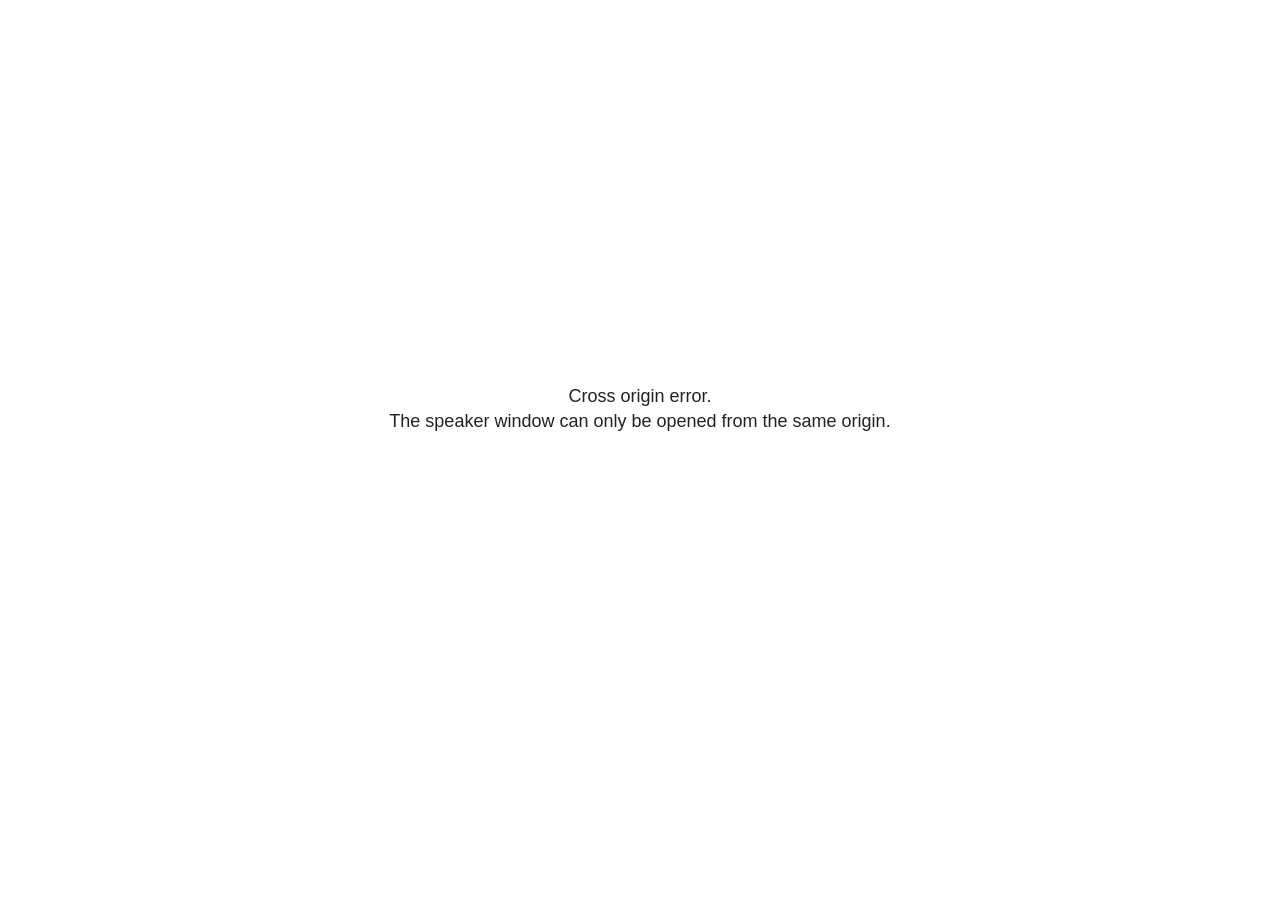
<file: slides/index_files/libs/revealjs/plugin/notes/speaker-view.html>
<!--
	NOTE: You need to build the notes plugin after making changes to this file.
-->
<html lang="en">
	<head>
		<meta charset="utf-8">

		<title>reveal.js - Speaker View</title>

		<style>
			body {
				font-family: Helvetica;
				font-size: 18px;
			}

			#current-slide,
			#upcoming-slide,
			#speaker-controls {
				padding: 6px;
				box-sizing: border-box;
				-moz-box-sizing: border-box;
			}

			#current-slide iframe,
			#upcoming-slide iframe {
				width: 100%;
				height: 100%;
				border: 1px solid #ddd;
			}

			#current-slide .label,
			#upcoming-slide .label {
				position: absolute;
				top: 10px;
				left: 10px;
				z-index: 2;
			}

			#connection-status {
				position: absolute;
				top: 0;
				left: 0;
				width: 100%;
				height: 100%;
				z-index: 20;
				padding: 30% 20% 20% 20%;
				font-size: 18px;
				color: #222;
				background: #fff;
				text-align: center;
				box-sizing: border-box;
				line-height: 1.4;
			}

			.overlay-element {
				height: 34px;
				line-height: 34px;
				padding: 0 10px;
				text-shadow: none;
				background: rgba( 220, 220, 220, 0.8 );
				color: #222;
				font-size: 14px;
			}

			.overlay-element.interactive:hover {
				background: rgba( 220, 220, 220, 1 );
			}

			#current-slide {
				position: absolute;
				width: 60%;
				height: 100%;
				top: 0;
				left: 0;
				padding-right: 0;
			}

			#upcoming-slide {
				position: absolute;
				width: 40%;
				height: 40%;
				right: 0;
				top: 0;
			}

			/* Speaker controls */
			#speaker-controls {
				position: absolute;
				top: 40%;
				right: 0;
				width: 40%;
				height: 60%;
				overflow: auto;
				font-size: 18px;
			}

				.speaker-controls-time.hidden,
				.speaker-controls-notes.hidden {
					display: none;
				}

				.speaker-controls-time .label,
				.speaker-controls-pace .label,
				.speaker-controls-notes .label {
					text-transform: uppercase;
					font-weight: normal;
					font-size: 0.66em;
					color: #666;
					margin: 0;
				}

				.speaker-controls-time, .speaker-controls-pace {
					border-bottom: 1px solid rgba( 200, 200, 200, 0.5 );
					margin-bottom: 10px;
					padding: 10px 16px;
					padding-bottom: 20px;
					cursor: pointer;
				}

				.speaker-controls-time .reset-button {
					opacity: 0;
					float: right;
					color: #666;
					text-decoration: none;
				}
				.speaker-controls-time:hover .reset-button {
					opacity: 1;
				}

				.speaker-controls-time .timer,
				.speaker-controls-time .clock {
					width: 50%;
				}

				.speaker-controls-time .timer,
				.speaker-controls-time .clock,
				.speaker-controls-time .pacing .hours-value,
				.speaker-controls-time .pacing .minutes-value,
				.speaker-controls-time .pacing .seconds-value {
					font-size: 1.9em;
				}

				.speaker-controls-time .timer {
					float: left;
				}

				.speaker-controls-time .clock {
					float: right;
					text-align: right;
				}

				.speaker-controls-time span.mute {
					opacity: 0.3;
				}

				.speaker-controls-time .pacing-title {
					margin-top: 5px;
				}

				.speaker-controls-time .pacing.ahead {
					color: blue;
				}

				.speaker-controls-time .pacing.on-track {
					color: green;
				}

				.speaker-controls-time .pacing.behind {
					color: red;
				}

				.speaker-controls-notes {
					padding: 10px 16px;
				}

				.speaker-controls-notes .value {
					margin-top: 5px;
					line-height: 1.4;
					font-size: 1.2em;
				}

			/* Layout selector */
			#speaker-layout {
				position: absolute;
				top: 10px;
				right: 10px;
				color: #222;
				z-index: 10;
			}
				#speaker-layout select {
					position: absolute;
					width: 100%;
					height: 100%;
					top: 0;
					left: 0;
					border: 0;
					box-shadow: 0;
					cursor: pointer;
					opacity: 0;

					font-size: 1em;
					background-color: transparent;

					-moz-appearance: none;
					-webkit-appearance: none;
					-webkit-tap-highlight-color: rgba(0, 0, 0, 0);
				}

				#speaker-layout select:focus {
					outline: none;
					box-shadow: none;
				}

			.clear {
				clear: both;
			}

			/* Speaker layout: Wide */
			body[data-speaker-layout="wide"] #current-slide,
			body[data-speaker-layout="wide"] #upcoming-slide {
				width: 50%;
				height: 45%;
				padding: 6px;
			}

			body[data-speaker-layout="wide"] #current-slide {
				top: 0;
				left: 0;
			}

			body[data-speaker-layout="wide"] #upcoming-slide {
				top: 0;
				left: 50%;
			}

			body[data-speaker-layout="wide"] #speaker-controls {
				top: 45%;
				left: 0;
				width: 100%;
				height: 50%;
				font-size: 1.25em;
			}

			/* Speaker layout: Tall */
			body[data-speaker-layout="tall"] #current-slide,
			body[data-speaker-layout="tall"] #upcoming-slide {
				width: 45%;
				height: 50%;
				padding: 6px;
			}

			body[data-speaker-layout="tall"] #current-slide {
				top: 0;
				left: 0;
			}

			body[data-speaker-layout="tall"] #upcoming-slide {
				top: 50%;
				left: 0;
			}

			body[data-speaker-layout="tall"] #speaker-controls {
				padding-top: 40px;
				top: 0;
				left: 45%;
				width: 55%;
				height: 100%;
				font-size: 1.25em;
			}

			/* Speaker layout: Notes only */
			body[data-speaker-layout="notes-only"] #current-slide,
			body[data-speaker-layout="notes-only"] #upcoming-slide {
				display: none;
			}

			body[data-speaker-layout="notes-only"] #speaker-controls {
				padding-top: 40px;
				top: 0;
				left: 0;
				width: 100%;
				height: 100%;
				font-size: 1.25em;
			}

			@media screen and (max-width: 1080px) {
				body[data-speaker-layout="default"] #speaker-controls {
					font-size: 16px;
				}
			}

			@media screen and (max-width: 900px) {
				body[data-speaker-layout="default"] #speaker-controls {
					font-size: 14px;
				}
			}

			@media screen and (max-width: 800px) {
				body[data-speaker-layout="default"] #speaker-controls {
					font-size: 12px;
				}
			}

		</style>
	</head>

	<body>

		<div id="connection-status">Loading speaker view...</div>

		<div id="current-slide"></div>
		<div id="upcoming-slide"><span class="overlay-element label">Upcoming</span></div>
		<div id="speaker-controls">
			<div class="speaker-controls-time">
				<h4 class="label">Time <span class="reset-button">Click to Reset</span></h4>
				<div class="clock">
					<span class="clock-value">0:00 AM</span>
				</div>
				<div class="timer">
					<span class="hours-value">00</span><span class="minutes-value">:00</span><span class="seconds-value">:00</span>
				</div>
				<div class="clear"></div>

				<h4 class="label pacing-title" style="display: none">Pacing – Time to finish current slide</h4>
				<div class="pacing" style="display: none">
					<span class="hours-value">00</span><span class="minutes-value">:00</span><span class="seconds-value">:00</span>
				</div>
			</div>

			<div class="speaker-controls-notes hidden">
				<h4 class="label">Notes</h4>
				<div class="value"></div>
			</div>
		</div>
		<div id="speaker-layout" class="overlay-element interactive">
			<span class="speaker-layout-label"></span>
			<select class="speaker-layout-dropdown"></select>
		</div>

		<script>

			(function() {

				var notes,
					notesValue,
					currentState,
					currentSlide,
					upcomingSlide,
					layoutLabel,
					layoutDropdown,
					pendingCalls = {},
					lastRevealApiCallId = 0,
					connected = false

				var connectionStatus = document.querySelector( '#connection-status' );

				var SPEAKER_LAYOUTS = {
					'default': 'Default',
					'wide': 'Wide',
					'tall': 'Tall',
					'notes-only': 'Notes only'
				};

				setupLayout();

				let openerOrigin;

				try {
					openerOrigin = window.opener.location.origin;
				}
				catch ( error ) { console.warn( error ) }

				// In order to prevent XSS, the speaker view will only run if its
				// opener has the same origin as itself
				if( window.location.origin !== openerOrigin ) {
					connectionStatus.innerHTML = 'Cross origin error.<br>The speaker window can only be opened from the same origin.';
					return;
				}

				var connectionTimeout = setTimeout( function() {
					connectionStatus.innerHTML = 'Error connecting to main window.<br>Please try closing and reopening the speaker view.';
				}, 5000 );

				window.addEventListener( 'message', function( event ) {

					// Validate the origin of all messages to avoid parsing messages
					// that aren't meant for us. Ignore when running off file:// so
					// that the speaker view continues to work without a web server.
					if( window.location.origin !== event.origin && window.location.origin !== 'file://' ) {
						return
					}

					clearTimeout( connectionTimeout );
					connectionStatus.style.display = 'none';

					var data = JSON.parse( event.data );

					// The overview mode is only useful to the reveal.js instance
					// where navigation occurs so we don't sync it
					if( data.state ) delete data.state.overview;

					// Messages sent by the notes plugin inside of the main window
					if( data && data.namespace === 'reveal-notes' ) {
						if( data.type === 'connect' ) {
							handleConnectMessage( data );
						}
						else if( data.type === 'state' ) {
							handleStateMessage( data );
						}
						else if( data.type === 'return' ) {
							pendingCalls[data.callId](data.result);
							delete pendingCalls[data.callId];
						}
					}
					// Messages sent by the reveal.js inside of the current slide preview
					else if( data && data.namespace === 'reveal' ) {
						if( /ready/.test( data.eventName ) ) {
							// Send a message back to notify that the handshake is complete
							window.opener.postMessage( JSON.stringify({ namespace: 'reveal-notes', type: 'connected'} ), '*' );
						}
						else if( /slidechanged|fragmentshown|fragmenthidden|paused|resumed/.test( data.eventName ) && currentState !== JSON.stringify( data.state ) ) {

							dispatchStateToMainWindow( data.state );

						}
					}

				} );

				/**
				 * Updates the presentation in the main window to match the state
				 * of the presentation in the notes window.
				 */
				const dispatchStateToMainWindow = debounce(( state ) => {
					window.opener.postMessage( JSON.stringify({ method: 'setState', args: [ state ]} ), '*' );
				}, 500);

				/**
				 * Asynchronously calls the Reveal.js API of the main frame.
				 */
				function callRevealApi( methodName, methodArguments, callback ) {

					var callId = ++lastRevealApiCallId;
					pendingCalls[callId] = callback;
					window.opener.postMessage( JSON.stringify( {
						namespace: 'reveal-notes',
						type: 'call',
						callId: callId,
						methodName: methodName,
						arguments: methodArguments
					} ), '*' );

				}

				/**
				 * Called when the main window is trying to establish a
				 * connection.
				 */
				function handleConnectMessage( data ) {

					if( connected === false ) {
						connected = true;

						setupIframes( data );
						setupKeyboard();
						setupNotes();
						setupTimer();
						setupHeartbeat();
					}

				}

				/**
				 * Called when the main window sends an updated state.
				 */
				function handleStateMessage( data ) {

					// Store the most recently set state to avoid circular loops
					// applying the same state
					currentState = JSON.stringify( data.state );

					// No need for updating the notes in case of fragment changes
					if ( data.notes ) {
						notes.classList.remove( 'hidden' );
						notesValue.style.whiteSpace = data.whitespace;
						if( data.markdown ) {
							notesValue.innerHTML = marked( data.notes );
						}
						else {
							notesValue.innerHTML = data.notes;
						}
					}
					else {
						notes.classList.add( 'hidden' );
					}

					// Update the note slides
					currentSlide.contentWindow.postMessage( JSON.stringify({ method: 'setState', args: [ data.state ] }), '*' );
					upcomingSlide.contentWindow.postMessage( JSON.stringify({ method: 'setState', args: [ data.state ] }), '*' );
					upcomingSlide.contentWindow.postMessage( JSON.stringify({ method: 'next' }), '*' );

				}

				// Limit to max one state update per X ms
				handleStateMessage = debounce( handleStateMessage, 200 );

				/**
				 * Forward keyboard events to the current slide window.
				 * This enables keyboard events to work even if focus
				 * isn't set on the current slide iframe.
				 *
				 * Block F5 default handling, it reloads and disconnects
				 * the speaker notes window.
				 */
				function setupKeyboard() {

					document.addEventListener( 'keydown', function( event ) {
						if( event.keyCode === 116 || ( event.metaKey && event.keyCode === 82 ) ) {
							event.preventDefault();
							return false;
						}
						currentSlide.contentWindow.postMessage( JSON.stringify({ method: 'triggerKey', args: [ event.keyCode ] }), '*' );
					} );

				}

				/**
				 * Creates the preview iframes.
				 */
				function setupIframes( data ) {

					var params = [
						'receiver',
						'progress=false',
						'history=false',
						'transition=none',
						'autoSlide=0',
						'backgroundTransition=none'
					].join( '&' );

					var urlSeparator = /\?/.test(data.url) ? '&' : '?';
					var hash = '#/' + data.state.indexh + '/' + data.state.indexv;
					var currentURL = data.url + urlSeparator + params + '&scrollActivationWidth=false&postMessageEvents=true' + hash;
					var upcomingURL = data.url + urlSeparator + params + '&scrollActivationWidth=false&controls=false' + hash;

					currentSlide = document.createElement( 'iframe' );
					currentSlide.setAttribute( 'width', 1280 );
					currentSlide.setAttribute( 'height', 1024 );
					currentSlide.setAttribute( 'src', currentURL );
					document.querySelector( '#current-slide' ).appendChild( currentSlide );

					upcomingSlide = document.createElement( 'iframe' );
					upcomingSlide.setAttribute( 'width', 640 );
					upcomingSlide.setAttribute( 'height', 512 );
					upcomingSlide.setAttribute( 'src', upcomingURL );
					document.querySelector( '#upcoming-slide' ).appendChild( upcomingSlide );

				}

				/**
				 * Setup the notes UI.
				 */
				function setupNotes() {

					notes = document.querySelector( '.speaker-controls-notes' );
					notesValue = document.querySelector( '.speaker-controls-notes .value' );

				}

				/**
				 * We send out a heartbeat at all times to ensure we can
				 * reconnect with the main presentation window after reloads.
				 */
				function setupHeartbeat() {

					setInterval( () => {
						window.opener.postMessage( JSON.stringify({ namespace: 'reveal-notes', type: 'heartbeat'} ), '*' );
					}, 1000 );

				}

				function getTimings( callback ) {

					callRevealApi( 'getSlidesAttributes', [], function ( slideAttributes ) {
						callRevealApi( 'getConfig', [], function ( config ) {
							var totalTime = config.totalTime;
							var minTimePerSlide = config.minimumTimePerSlide || 0;
							var defaultTiming = config.defaultTiming;
							if ((defaultTiming == null) && (totalTime == null)) {
								callback(null);
								return;
							}
							// Setting totalTime overrides defaultTiming
							if (totalTime) {
								defaultTiming = 0;
							}
							var timings = [];
							for ( var i in slideAttributes ) {
								var slide = slideAttributes[ i ];
								var timing = defaultTiming;
								if( slide.hasOwnProperty( 'data-timing' )) {
									var t = slide[ 'data-timing' ];
									timing = parseInt(t);
									if( isNaN(timing) ) {
										console.warn("Could not parse timing '" + t + "' of slide " + i + "; using default of " + defaultTiming);
										timing = defaultTiming;
									}
								}
								timings.push(timing);
							}
							if ( totalTime ) {
								// After we've allocated time to individual slides, we summarize it and
								// subtract it from the total time
								var remainingTime = totalTime - timings.reduce( function(a, b) { return a + b; }, 0 );
								// The remaining time is divided by the number of slides that have 0 seconds
								// allocated at the moment, giving the average time-per-slide on the remaining slides
								var remainingSlides = (timings.filter( function(x) { return x == 0 }) ).length
								var timePerSlide = Math.round( remainingTime / remainingSlides, 0 )
								// And now we replace every zero-value timing with that average
								timings = timings.map( function(x) { return (x==0 ? timePerSlide : x) } );
							}
							var slidesUnderMinimum = timings.filter( function(x) { return (x < minTimePerSlide) } ).length
							if ( slidesUnderMinimum ) {
								message = "The pacing time for " + slidesUnderMinimum + " slide(s) is under the configured minimum of " + minTimePerSlide + " seconds. Check the data-timing attribute on individual slides, or consider increasing the totalTime or minimumTimePerSlide configuration options (or removing some slides).";
								alert(message);
							}
							callback( timings );
						} );
					} );

				}

				/**
				 * Return the number of seconds allocated for presenting
				 * all slides up to and including this one.
				 */
				function getTimeAllocated( timings, callback ) {

					callRevealApi( 'getSlidePastCount', [], function ( currentSlide ) {
						var allocated = 0;
						for (var i in timings.slice(0, currentSlide + 1)) {
							allocated += timings[i];
						}
						callback( allocated );
					} );

				}

				/**
				 * Create the timer and clock and start updating them
				 * at an interval.
				 */
				function setupTimer() {

					var start = new Date(),
					timeEl = document.querySelector( '.speaker-controls-time' ),
					clockEl = timeEl.querySelector( '.clock-value' ),
					hoursEl = timeEl.querySelector( '.hours-value' ),
					minutesEl = timeEl.querySelector( '.minutes-value' ),
					secondsEl = timeEl.querySelector( '.seconds-value' ),
					pacingTitleEl = timeEl.querySelector( '.pacing-title' ),
					pacingEl = timeEl.querySelector( '.pacing' ),
					pacingHoursEl = pacingEl.querySelector( '.hours-value' ),
					pacingMinutesEl = pacingEl.querySelector( '.minutes-value' ),
					pacingSecondsEl = pacingEl.querySelector( '.seconds-value' );

					var timings = null;
					getTimings( function ( _timings ) {

						timings = _timings;
						if (_timings !== null) {
							pacingTitleEl.style.removeProperty('display');
							pacingEl.style.removeProperty('display');
						}

						// Update once directly
						_updateTimer();

						// Then update every second
						setInterval( _updateTimer, 1000 );

					} );


					function _resetTimer() {

						if (timings == null) {
							start = new Date();
							_updateTimer();
						}
						else {
							// Reset timer to beginning of current slide
							getTimeAllocated( timings, function ( slideEndTimingSeconds ) {
								var slideEndTiming = slideEndTimingSeconds * 1000;
								callRevealApi( 'getSlidePastCount', [], function ( currentSlide ) {
									var currentSlideTiming = timings[currentSlide] * 1000;
									var previousSlidesTiming = slideEndTiming - currentSlideTiming;
									var now = new Date();
									start = new Date(now.getTime() - previousSlidesTiming);
									_updateTimer();
								} );
							} );
						}

					}

					timeEl.addEventListener( 'click', function() {
						_resetTimer();
						return false;
					} );

					function _displayTime( hrEl, minEl, secEl, time) {

						var sign = Math.sign(time) == -1 ? "-" : "";
						time = Math.abs(Math.round(time / 1000));
						var seconds = time % 60;
						var minutes = Math.floor( time / 60 ) % 60 ;
						var hours = Math.floor( time / ( 60 * 60 )) ;
						hrEl.innerHTML = sign + zeroPadInteger( hours );
						if (hours == 0) {
							hrEl.classList.add( 'mute' );
						}
						else {
							hrEl.classList.remove( 'mute' );
						}
						minEl.innerHTML = ':' + zeroPadInteger( minutes );
						if (hours == 0 && minutes == 0) {
							minEl.classList.add( 'mute' );
						}
						else {
							minEl.classList.remove( 'mute' );
						}
						secEl.innerHTML = ':' + zeroPadInteger( seconds );
					}

					function _updateTimer() {

						var diff, hours, minutes, seconds,
						now = new Date();

						diff = now.getTime() - start.getTime();

						clockEl.innerHTML = now.toLocaleTimeString( 'en-US', { hour12: true, hour: '2-digit', minute:'2-digit' } );
						_displayTime( hoursEl, minutesEl, secondsEl, diff );
						if (timings !== null) {
							_updatePacing(diff);
						}

					}

					function _updatePacing(diff) {

						getTimeAllocated( timings, function ( slideEndTimingSeconds ) {
							var slideEndTiming = slideEndTimingSeconds * 1000;

							callRevealApi( 'getSlidePastCount', [], function ( currentSlide ) {
								var currentSlideTiming = timings[currentSlide] * 1000;
								var timeLeftCurrentSlide = slideEndTiming - diff;
								if (timeLeftCurrentSlide < 0) {
									pacingEl.className = 'pacing behind';
								}
								else if (timeLeftCurrentSlide < currentSlideTiming) {
									pacingEl.className = 'pacing on-track';
								}
								else {
									pacingEl.className = 'pacing ahead';
								}
								_displayTime( pacingHoursEl, pacingMinutesEl, pacingSecondsEl, timeLeftCurrentSlide );
							} );
						} );
					}

				}

				/**
				 * Sets up the speaker view layout and layout selector.
				 */
				function setupLayout() {

					layoutDropdown = document.querySelector( '.speaker-layout-dropdown' );
					layoutLabel = document.querySelector( '.speaker-layout-label' );

					// Render the list of available layouts
					for( var id in SPEAKER_LAYOUTS ) {
						var option = document.createElement( 'option' );
						option.setAttribute( 'value', id );
						option.textContent = SPEAKER_LAYOUTS[ id ];
						layoutDropdown.appendChild( option );
					}

					// Monitor the dropdown for changes
					layoutDropdown.addEventListener( 'change', function( event ) {

						setLayout( layoutDropdown.value );

					}, false );

					// Restore any currently persisted layout
					setLayout( getLayout() );

				}

				/**
				 * Sets a new speaker view layout. The layout is persisted
				 * in local storage.
				 */
				function setLayout( value ) {

					var title = SPEAKER_LAYOUTS[ value ];

					layoutLabel.innerHTML = 'Layout' + ( title ? ( ': ' + title ) : '' );
					layoutDropdown.value = value;

					document.body.setAttribute( 'data-speaker-layout', value );

					// Persist locally
					if( supportsLocalStorage() ) {
						window.localStorage.setItem( 'reveal-speaker-layout', value );
					}

				}

				/**
				 * Returns the ID of the most recently set speaker layout
				 * or our default layout if none has been set.
				 */
				function getLayout() {

					if( supportsLocalStorage() ) {
						var layout = window.localStorage.getItem( 'reveal-speaker-layout' );
						if( layout ) {
							return layout;
						}
					}

					// Default to the first record in the layouts hash
					for( var id in SPEAKER_LAYOUTS ) {
						return id;
					}

				}

				function supportsLocalStorage() {

					try {
						localStorage.setItem('test', 'test');
						localStorage.removeItem('test');
						return true;
					}
					catch( e ) {
						return false;
					}

				}

				function zeroPadInteger( num ) {

					var str = '00' + parseInt( num );
					return str.substring( str.length - 2 );

				}

				/**
				 * Limits the frequency at which a function can be called.
				 */
				function debounce( fn, ms ) {

					var lastTime = 0,
						timeout;

					return function() {

						var args = arguments;
						var context = this;

						clearTimeout( timeout );

						var timeSinceLastCall = Date.now() - lastTime;
						if( timeSinceLastCall > ms ) {
							fn.apply( context, args );
							lastTime = Date.now();
						}
						else {
							timeout = setTimeout( function() {
								fn.apply( context, args );
								lastTime = Date.now();
							}, ms - timeSinceLastCall );
						}

					}

				}

			})();

		</script>
	</body>
</html>
</file>
<file: site_libs/quarto-html/tippy.css>
.tippy-box[data-animation=fade][data-state=hidden]{opacity:0}[data-tippy-root]{max-width:calc(100vw - 10px)}.tippy-box{position:relative;background-color:#333;color:#fff;border-radius:4px;font-size:14px;line-height:1.4;white-space:normal;outline:0;transition-property:transform,visibility,opacity}.tippy-box[data-placement^=top]>.tippy-arrow{bottom:0}.tippy-box[data-placement^=top]>.tippy-arrow:before{bottom:-7px;left:0;border-width:8px 8px 0;border-top-color:initial;transform-origin:center top}.tippy-box[data-placement^=bottom]>.tippy-arrow{top:0}.tippy-box[data-placement^=bottom]>.tippy-arrow:before{top:-7px;left:0;border-width:0 8px 8px;border-bottom-color:initial;transform-origin:center bottom}.tippy-box[data-placement^=left]>.tippy-arrow{right:0}.tippy-box[data-placement^=left]>.tippy-arrow:before{border-width:8px 0 8px 8px;border-left-color:initial;right:-7px;transform-origin:center left}.tippy-box[data-placement^=right]>.tippy-arrow{left:0}.tippy-box[data-placement^=right]>.tippy-arrow:before{left:-7px;border-width:8px 8px 8px 0;border-right-color:initial;transform-origin:center right}.tippy-box[data-inertia][data-state=visible]{transition-timing-function:cubic-bezier(.54,1.5,.38,1.11)}.tippy-arrow{width:16px;height:16px;color:#333}.tippy-arrow:before{content:"";position:absolute;border-color:transparent;border-style:solid}.tippy-content{position:relative;padding:5px 9px;z-index:1}
</file>
<file: site_libs/quarto-html/quarto-syntax-highlighting-e26003cea8cd680ca0c55a263523d882.css>
/* quarto syntax highlight colors */
:root {
  --quarto-hl-ot-color: #003B4F;
  --quarto-hl-at-color: #657422;
  --quarto-hl-ss-color: #20794D;
  --quarto-hl-an-color: #5E5E5E;
  --quarto-hl-fu-color: #4758AB;
  --quarto-hl-st-color: #20794D;
  --quarto-hl-cf-color: #003B4F;
  --quarto-hl-op-color: #5E5E5E;
  --quarto-hl-er-color: #AD0000;
  --quarto-hl-bn-color: #AD0000;
  --quarto-hl-al-color: #AD0000;
  --quarto-hl-va-color: #111111;
  --quarto-hl-bu-color: inherit;
  --quarto-hl-ex-color: inherit;
  --quarto-hl-pp-color: #AD0000;
  --quarto-hl-in-color: #5E5E5E;
  --quarto-hl-vs-color: #20794D;
  --quarto-hl-wa-color: #5E5E5E;
  --quarto-hl-do-color: #5E5E5E;
  --quarto-hl-im-color: #00769E;
  --quarto-hl-ch-color: #20794D;
  --quarto-hl-dt-color: #AD0000;
  --quarto-hl-fl-color: #AD0000;
  --quarto-hl-co-color: #5E5E5E;
  --quarto-hl-cv-color: #5E5E5E;
  --quarto-hl-cn-color: #8f5902;
  --quarto-hl-sc-color: #5E5E5E;
  --quarto-hl-dv-color: #AD0000;
  --quarto-hl-kw-color: #003B4F;
}

/* other quarto variables */
:root {
  --quarto-font-monospace: SFMono-Regular, Menlo, Monaco, Consolas, "Liberation Mono", "Courier New", monospace;
}

pre > code.sourceCode > span {
  color: #003B4F;
}

code span {
  color: #003B4F;
}

code.sourceCode > span {
  color: #003B4F;
}

div.sourceCode,
div.sourceCode pre.sourceCode {
  color: #003B4F;
}

code span.ot {
  color: #003B4F;
  font-style: inherit;
}

code span.at {
  color: #657422;
  font-style: inherit;
}

code span.ss {
  color: #20794D;
  font-style: inherit;
}

code span.an {
  color: #5E5E5E;
  font-style: inherit;
}

code span.fu {
  color: #4758AB;
  font-style: inherit;
}

code span.st {
  color: #20794D;
  font-style: inherit;
}

code span.cf {
  color: #003B4F;
  font-weight: bold;
  font-style: inherit;
}

code span.op {
  color: #5E5E5E;
  font-style: inherit;
}

code span.er {
  color: #AD0000;
  font-style: inherit;
}

code span.bn {
  color: #AD0000;
  font-style: inherit;
}

code span.al {
  color: #AD0000;
  font-style: inherit;
}

code span.va {
  color: #111111;
  font-style: inherit;
}

code span.bu {
  font-style: inherit;
}

code span.ex {
  font-style: inherit;
}

code span.pp {
  color: #AD0000;
  font-style: inherit;
}

code span.in {
  color: #5E5E5E;
  font-style: inherit;
}

code span.vs {
  color: #20794D;
  font-style: inherit;
}

code span.wa {
  color: #5E5E5E;
  font-style: italic;
}

code span.do {
  color: #5E5E5E;
  font-style: italic;
}

code span.im {
  color: #00769E;
  font-style: inherit;
}

code span.ch {
  color: #20794D;
  font-style: inherit;
}

code span.dt {
  color: #AD0000;
  font-style: inherit;
}

code span.fl {
  color: #AD0000;
  font-style: inherit;
}

code span.co {
  color: #5E5E5E;
  font-style: inherit;
}

code span.cv {
  color: #5E5E5E;
  font-style: italic;
}

code span.cn {
  color: #8f5902;
  font-style: inherit;
}

code span.sc {
  color: #5E5E5E;
  font-style: inherit;
}

code span.dv {
  color: #AD0000;
  font-style: inherit;
}

code span.kw {
  color: #003B4F;
  font-weight: bold;
  font-style: inherit;
}

.prevent-inlining {
  content: "</";
}

/*# sourceMappingURL=e90e9ab646ea9b1aaa61e089606e0f97.css.map */
</file>
